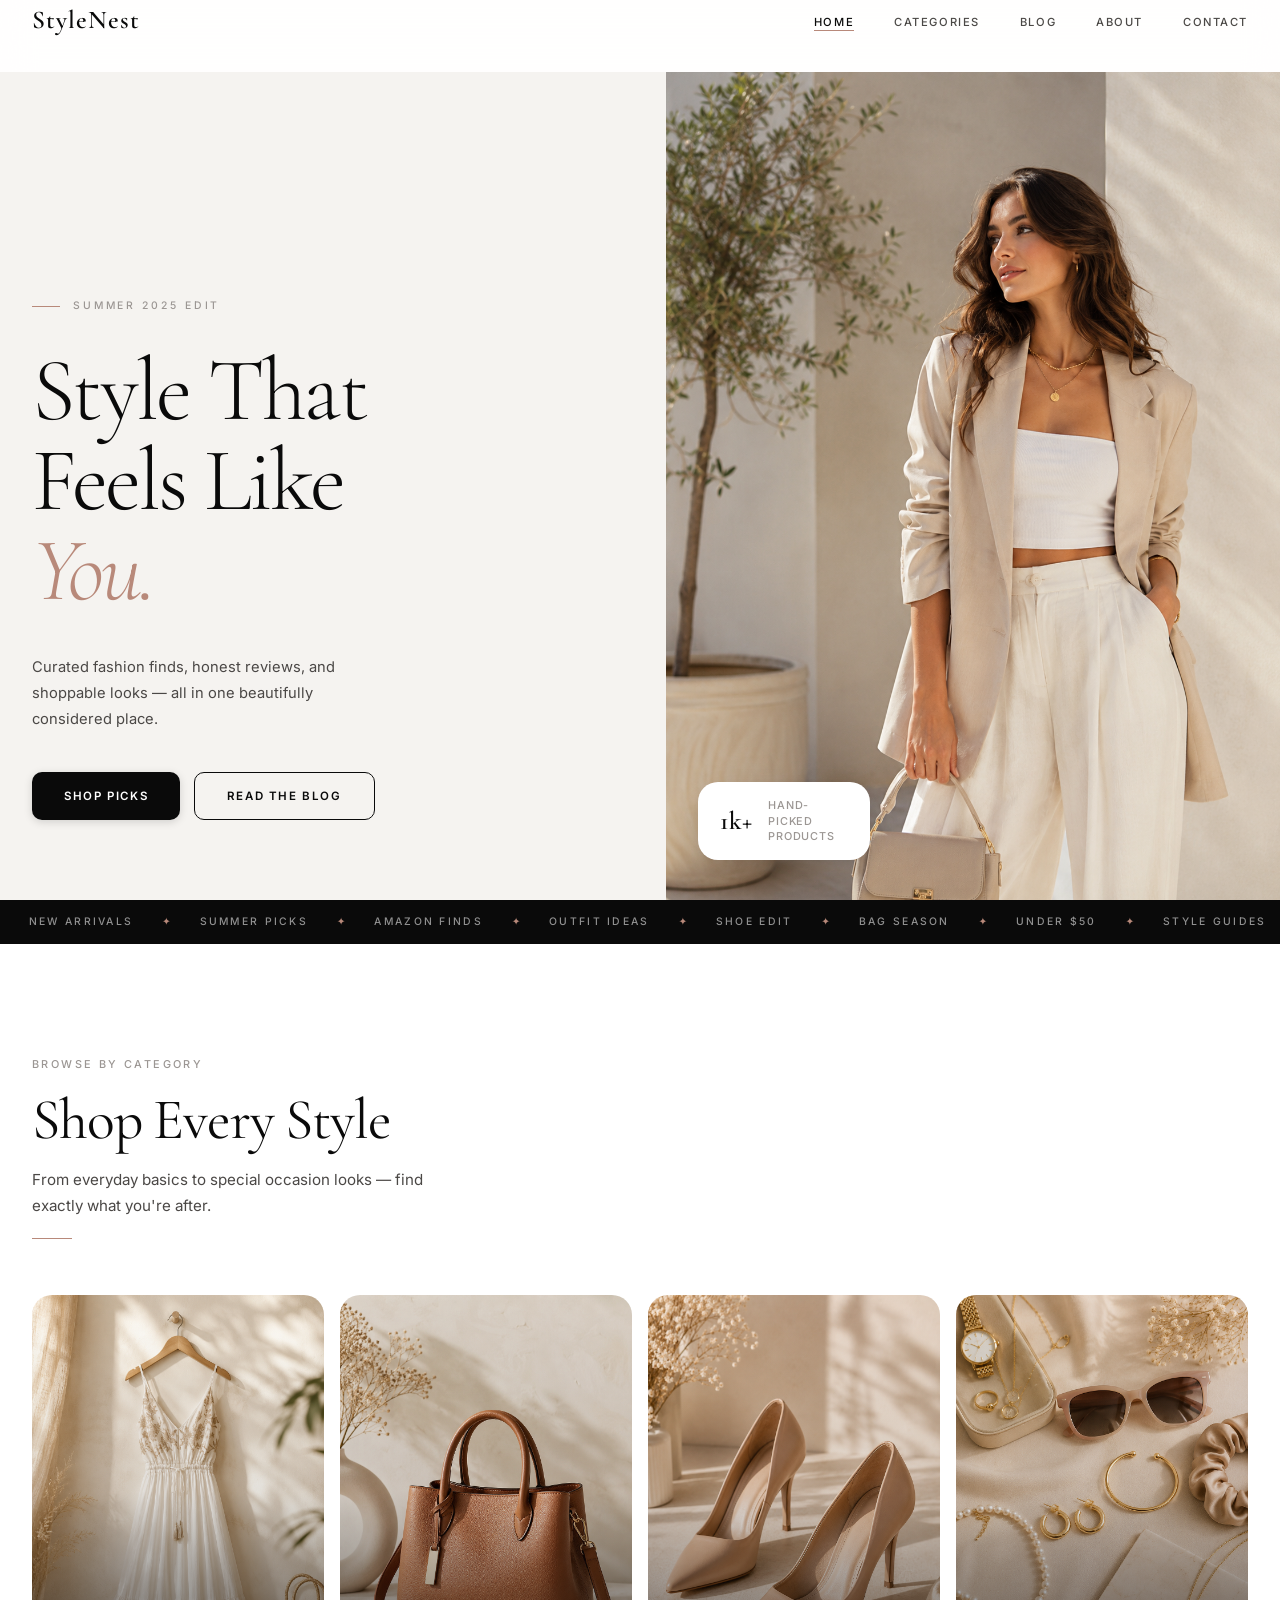
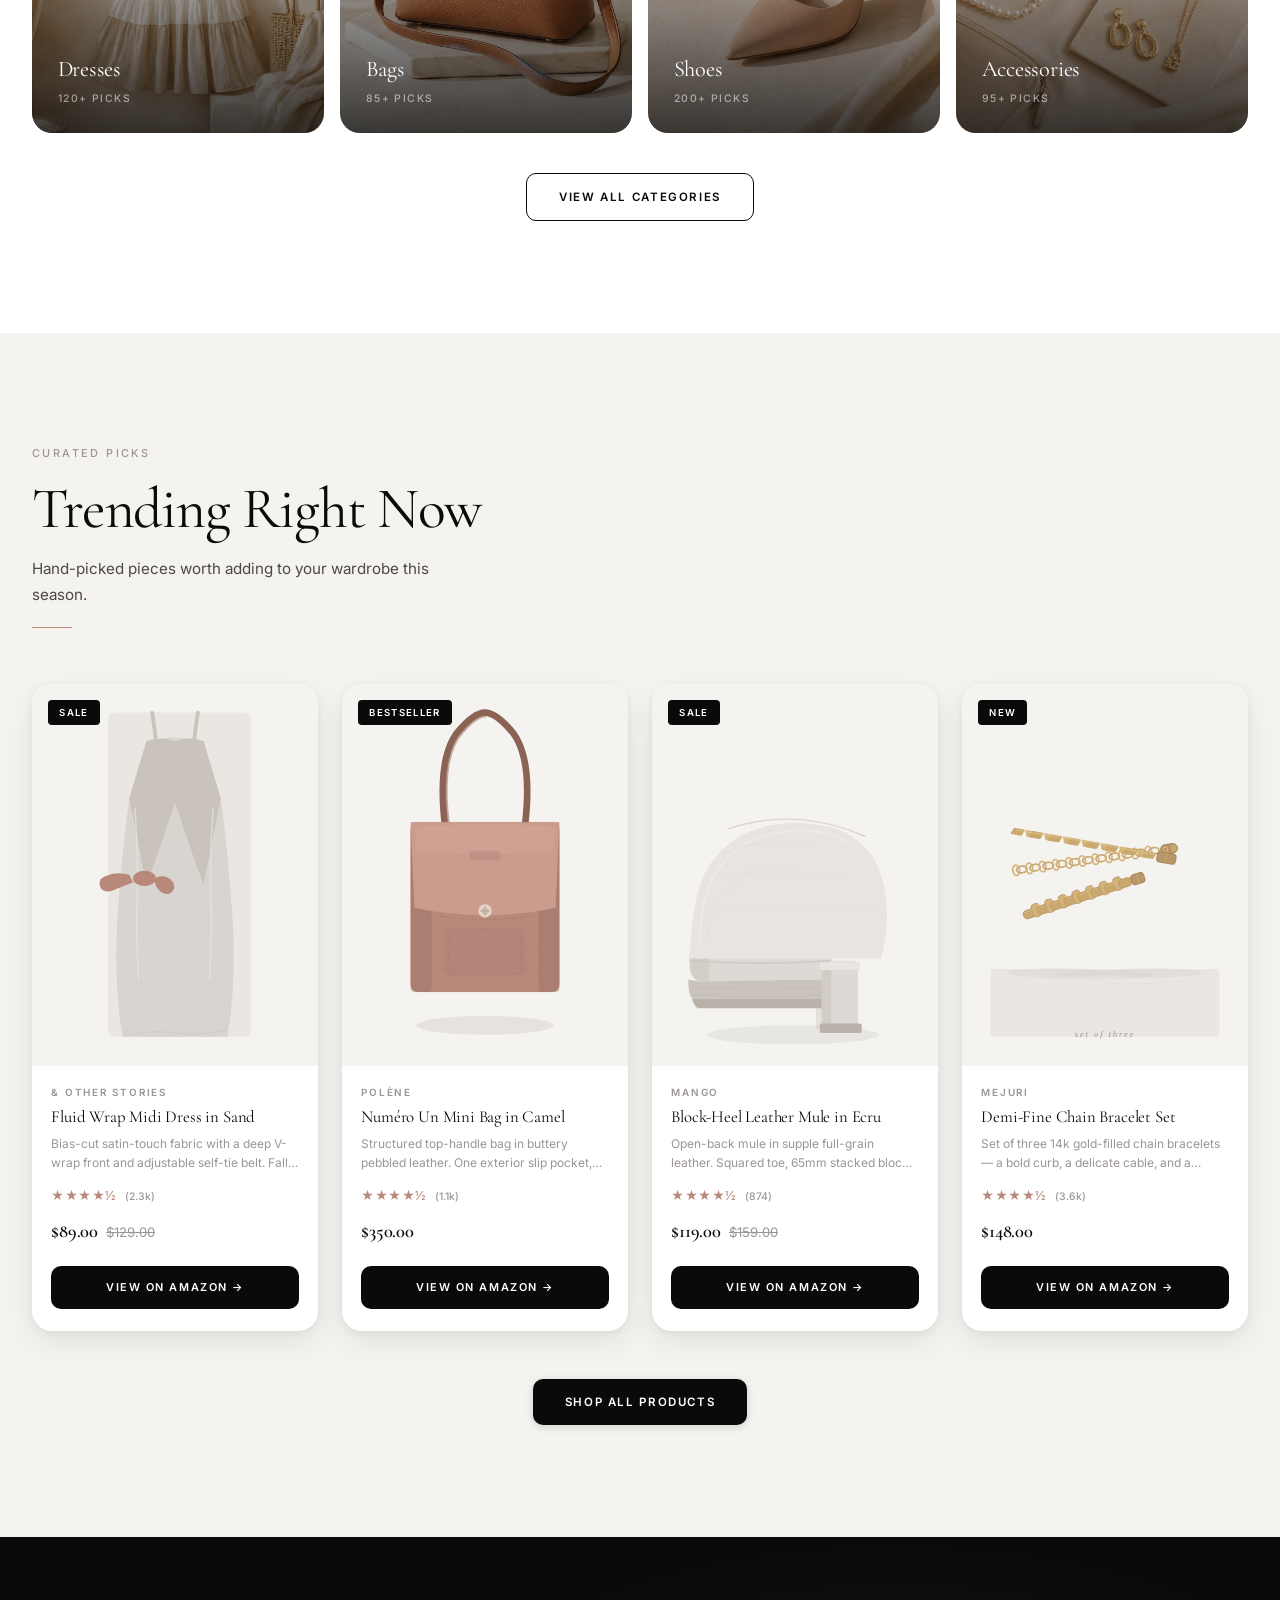
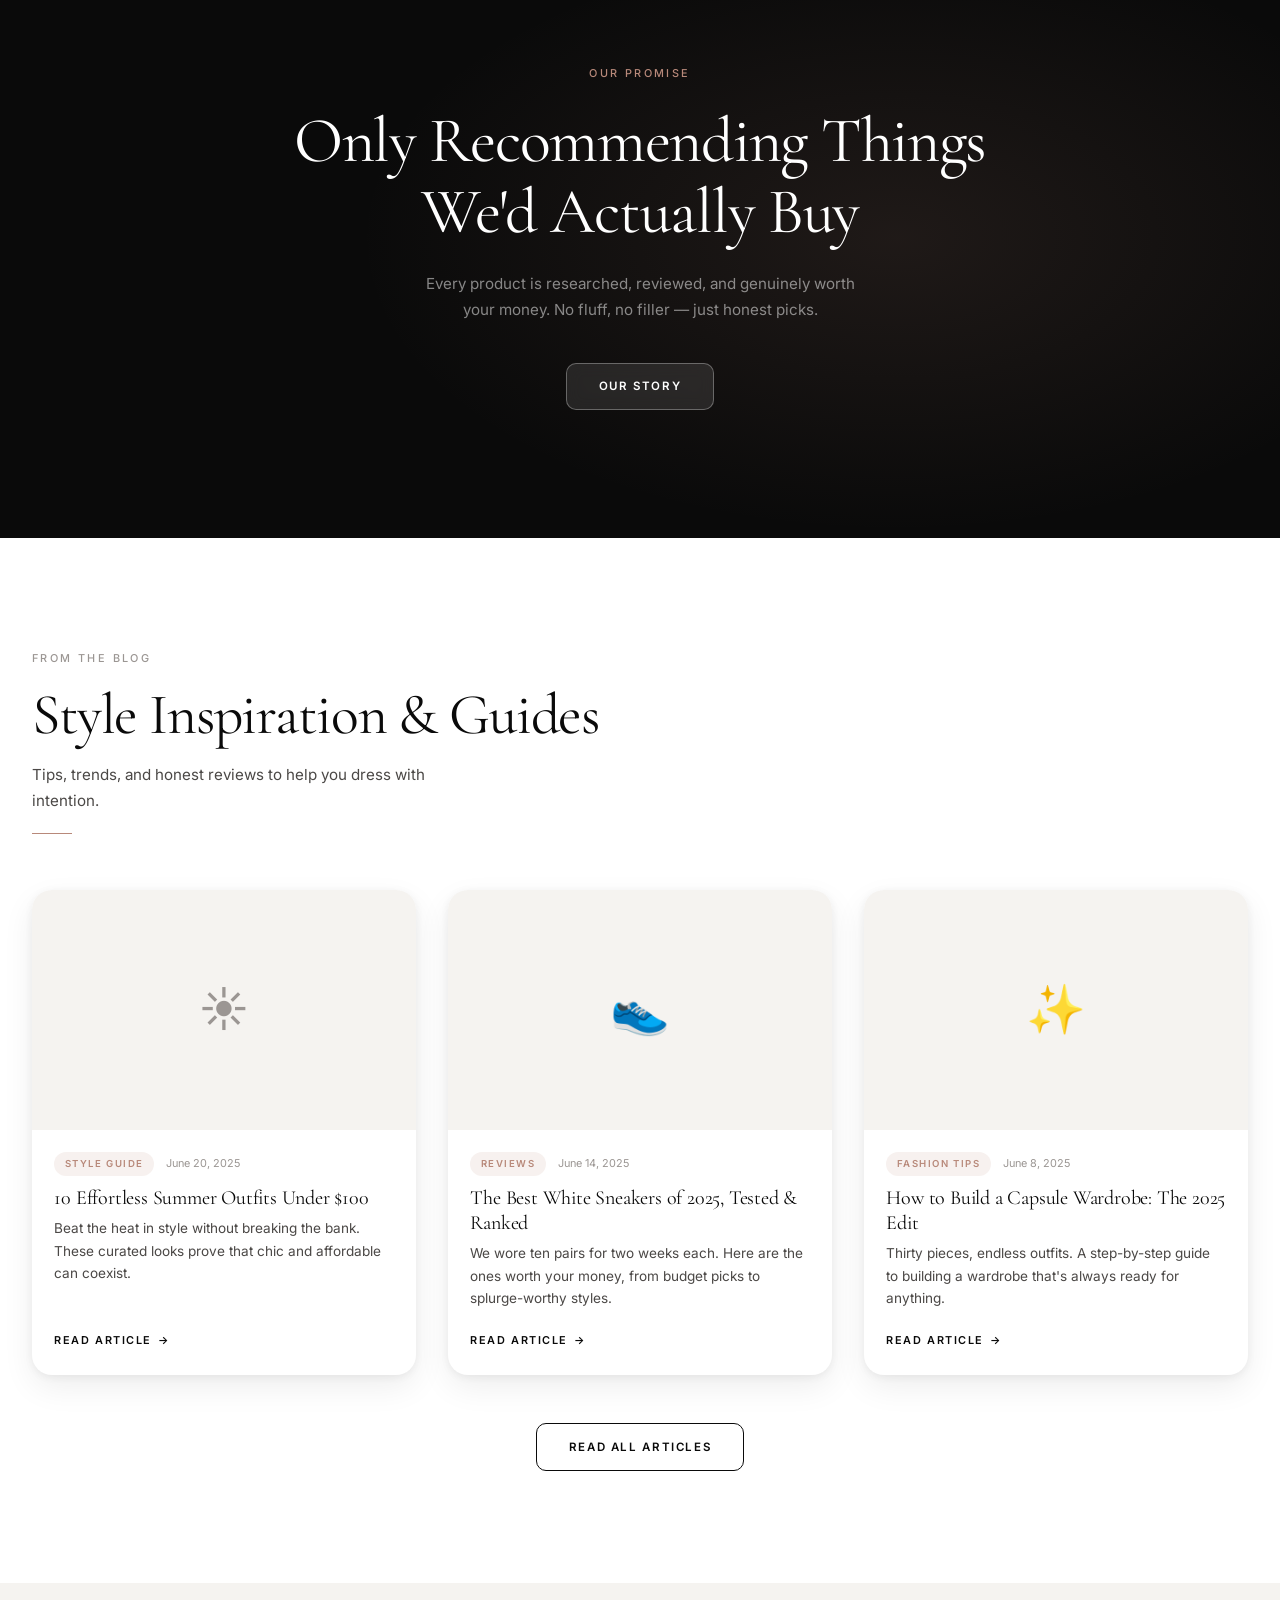
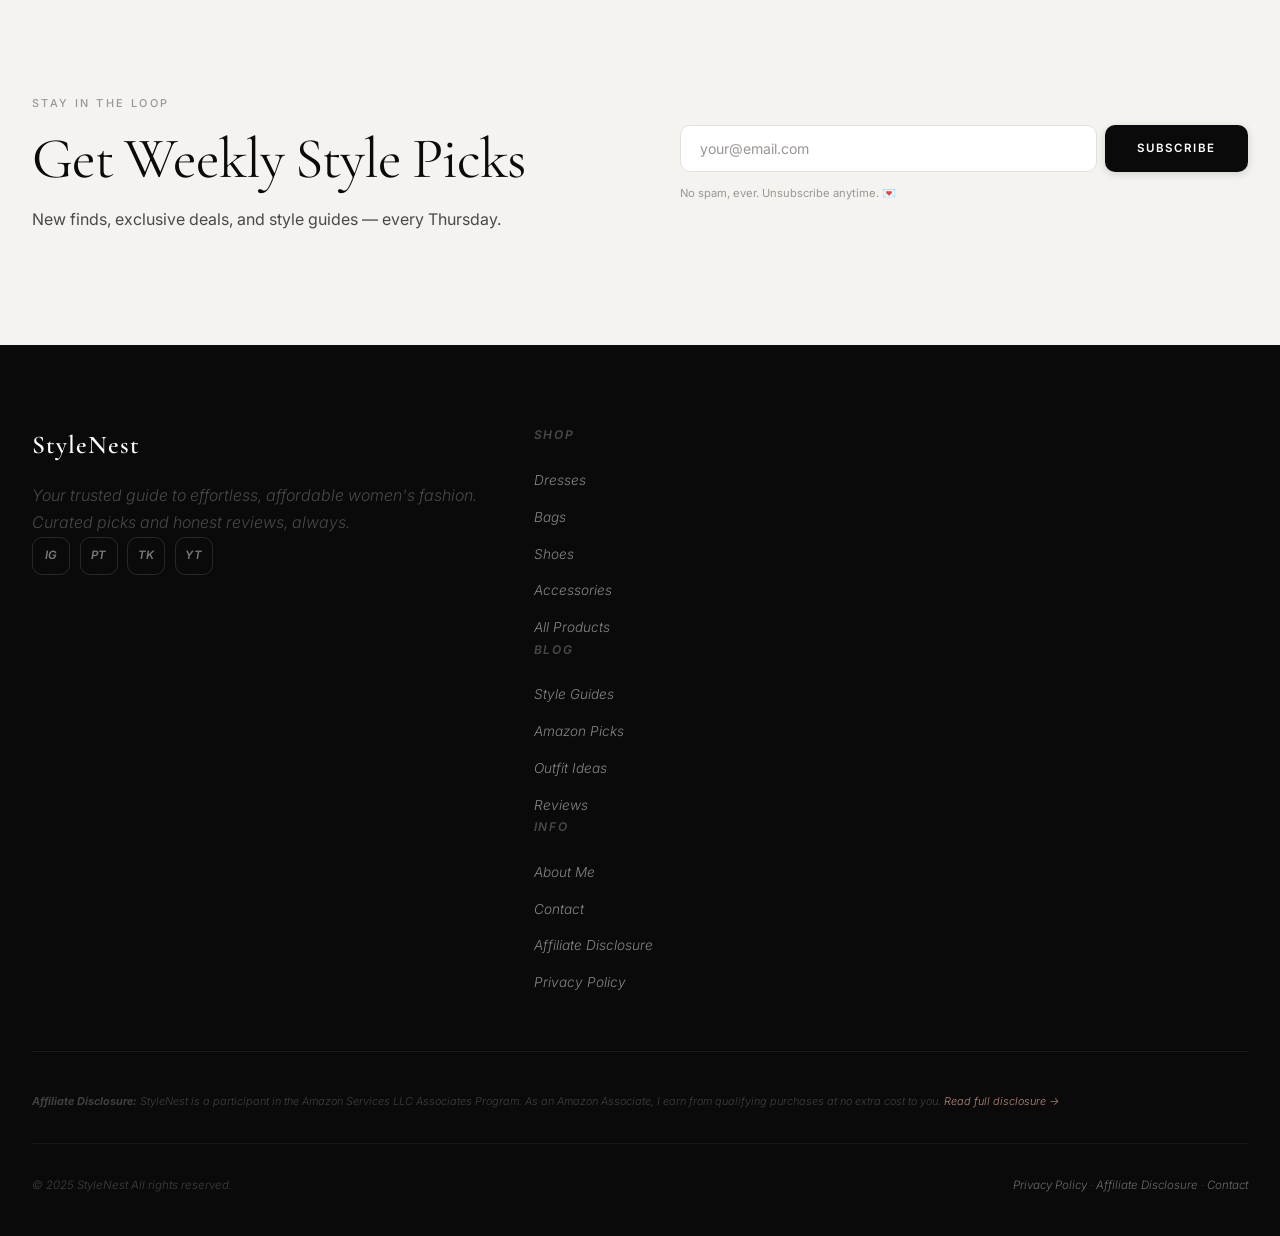
<file: index.html>
<!DOCTYPE html>
<html lang="en">
<head>
  <meta charset="UTF-8">
  <meta name="viewport" content="width=device-width, initial-scale=1.0">
  <title>StyleNest — Women's Fashion Picks & Style Guides</title>
  <meta name="description" content="Discover the best women's fashion finds, honest reviews, and curated Amazon picks. Your go-to guide for effortless, affordable style.">
  <meta name="keywords" content="women's fashion, style guide, Amazon fashion picks, outfit ideas, affordable fashion">
  <meta name="author" content="StyleNest">
  <link rel="canonical" href="https://yourdomain.com/index.html">
  <meta property="og:title" content="StyleNest — Women's Fashion Picks & Style Guides">
  <meta property="og:description" content="Curated fashion finds and honest reviews to make getting dressed effortless.">
  <meta property="og:type" content="website">
  <meta property="og:url" content="https://yourdomain.com">
  <meta property="og:image" content="https://yourdomain.com/images/og-image.jpg">
  <link rel="preconnect" href="https://fonts.googleapis.com">
  <link rel="preconnect" href="https://fonts.gstatic.com" crossorigin>
  <link href="https://fonts.googleapis.com/css2?family=Cormorant+Garamond:ital,wght@0,300;0,400;0,600;1,300;1,400&family=Inter:wght@300;400;500;600&display=swap" rel="stylesheet">
  <link rel="stylesheet" href="css/style.css">

<meta name="p:domain_verify" content="65c8466913f3f6f4c13b16059ec044c3" />

</head>
<body data-page="home">

  <!-- NAV -->
  <nav class="nav" aria-label="Main navigation">
    <div class="container">
      <div class="nav__inner">
        <a class="nav__logo" href="index.html"><span>Style</span>Nest</a>
        <ul class="nav__links" role="list">
          <li><a href="index.html">Home</a></li>
          <li><a href="categories.html">Categories</a></li>
          <li><a href="blog.html">Blog</a></li>
          <li><a href="about.html">About</a></li>
          <li><a href="contact.html">Contact</a></li>
        </ul>
        <button class="nav__toggle" aria-label="Toggle menu" aria-expanded="false">
          <span></span><span></span><span></span>
        </button>
      </div>
    </div>
  </nav>

  <main>

    <!-- HERO -->
    <section class="hero" aria-label="Hero banner">
      <div class="hero__text-col">
        <span class="hero__season">Summer 2025 Edit</span>
        <h1 class="hero__headline">Style That<br>Feels Like<br><em>You.</em></h1>
        <p class="hero__sub">Curated fashion finds, honest reviews, and shoppable looks — all in one beautifully considered place.</p>
        <div class="hero__actions">
          <a href="categories.html" class="btn btn--primary">Shop Picks</a>
          <a href="blog.html" class="btn btn--outline">Read the Blog</a>
        </div>
      </div>

      <div class="hero__visual-col">
        <!--
          ★ TO ADD YOUR HERO IMAGE: replace the placeholder div below with:
          <img class="hero__img" src="images/hero.jpg" alt="A woman in a stylish summer outfit">
        -->
        <img class="hero__img" src="images/hero.png" alt="A woman in a stylish summer outfit">

        <div class="hero__chip">
          <span class="hero__chip-num">1k+</span>
          <span class="hero__chip-label">Hand-picked products</span>
        </div>
      </div>
    </section>

    <!-- MARQUEE -->
    <div class="marquee-strip" aria-hidden="true">
      <div class="marquee-track">
        <span>New Arrivals</span><span class="dot">✦</span>
        <span>Summer Picks</span><span class="dot">✦</span>
        <span>Amazon Finds</span><span class="dot">✦</span>
        <span>Outfit Ideas</span><span class="dot">✦</span>
        <span>Shoe Edit</span><span class="dot">✦</span>
        <span>Bag Season</span><span class="dot">✦</span>
        <span>Under $50</span><span class="dot">✦</span>
        <span>Style Guides</span><span class="dot">✦</span>
        <span>New Arrivals</span><span class="dot">✦</span>
        <span>Summer Picks</span><span class="dot">✦</span>
        <span>Amazon Finds</span><span class="dot">✦</span>
        <span>Outfit Ideas</span><span class="dot">✦</span>
        <span>Shoe Edit</span><span class="dot">✦</span>
        <span>Bag Season</span><span class="dot">✦</span>
        <span>Under $50</span><span class="dot">✦</span>
        <span>Style Guides</span><span class="dot">✦</span>
      </div>
    </div>

    <!-- CATEGORIES -->
    <section class="section" aria-labelledby="categories-heading">
      <div class="container">
        <div class="section-header reveal">
          <span class="eyebrow">Browse by Category</span>
          <h2 id="categories-heading">Shop Every Style</h2>
          <p>From everyday basics to special occasion looks — find exactly what you're after.</p>
          <span class="section-header__line"></span>
        </div>

        <div class="categories__grid">
          <a href="categories.html?cat=dresses" class="cat-card reveal reveal-delay-1">
            <img src="images/dress.png" alt="Women's Dresses" class="category-image">
            <div class="cat-card__overlay">
              <div>
                <span class="cat-card__label">Dresses</span>
                <span class="cat-card__count">120+ Picks</span>
              </div>
            </div>
            <span class="cat-card__arrow">→</span>
          </a>
          <a href="categories.html?cat=bags" class="cat-card reveal reveal-delay-2">
            <img src="images/bag.png" alt="Women's Bags" class="category-image">
            <div class="cat-card__overlay">
              <div>
                <span class="cat-card__label">Bags</span>
                <span class="cat-card__count">85+ Picks</span>
              </div>
            </div>
            <span class="cat-card__arrow">→</span>
          </a>
          <a href="categories.html?cat=shoes" class="cat-card reveal reveal-delay-3">
            <img src="images/shoes.png" alt="Women's Shoes" class="category-image">
            <div class="cat-card__overlay">
              <div>
                <span class="cat-card__label">Shoes</span>
                <span class="cat-card__count">200+ Picks</span>
              </div>
            </div>
            <span class="cat-card__arrow">→</span>
          </a>
          <a href="categories.html?cat=accessories" class="cat-card reveal reveal-delay-4">
            <img src="images/accessories.png" alt="Women's Accessories" class="category-image">
            <div class="cat-card__overlay">
              <div>
                <span class="cat-card__label">Accessories</span>
                <span class="cat-card__count">95+ Picks</span>
              </div>
            </div>
            <span class="cat-card__arrow">→</span>
          </a>
        </div>

        <div class="text-center" style="margin-top:2.5rem;">
          <a href="categories.html" class="btn btn--outline">View All Categories</a>
        </div>
      </div>
    </section>

    <!-- FEATURED PRODUCTS -->
    <section class="section section--stone" aria-labelledby="products-heading">
      <div class="container">
        <div class="section-header reveal">
          <span class="eyebrow">Curated Picks</span>
          <h2 id="products-heading">Trending Right Now</h2>
          <p>Hand-picked pieces worth adding to your wardrobe this season.</p>
          <span class="section-header__line"></span>
        </div>
        <div class="products__grid" id="featured-products" aria-live="polite"></div>
        <div class="text-center" style="margin-top:3rem;">
          <a href="categories.html" class="btn btn--primary">Shop All Products</a>
        </div>
      </div>
    </section>

    <!-- EDITORIAL STRIP -->
    <div class="editorial-strip" aria-labelledby="editorial-heading">
      <div class="editorial-strip__inner reveal">
        <span class="eyebrow">Our Promise</span>
        <h2 id="editorial-heading">Only Recommending Things We'd Actually Buy</h2>
        <p>Every product is researched, reviewed, and genuinely worth your money. No fluff, no filler — just honest picks.</p>
        <a href="about.html" class="btn btn--ghost">Our Story</a>
      </div>
    </div>

    <!-- LATEST BLOG -->
    <section class="section" aria-labelledby="blog-heading">
      <div class="container">
        <div class="section-header reveal">
          <span class="eyebrow">From the Blog</span>
          <h2 id="blog-heading">Style Inspiration & Guides</h2>
          <p>Tips, trends, and honest reviews to help you dress with intention.</p>
          <span class="section-header__line"></span>
        </div>
        <div class="blog__grid" id="homepage-blog" aria-live="polite"></div>
        <div class="text-center" style="margin-top:3rem;">
          <a href="blog.html" class="btn btn--outline">Read All Articles</a>
        </div>
      </div>
    </section>

    <!-- NEWSLETTER -->
    <section class="section newsletter" aria-labelledby="newsletter-heading">
      <div class="container">
        <div class="newsletter__inner">
          <div class="reveal">
            <span class="eyebrow" style="display:block;margin-bottom:1rem;">Stay in the Loop</span>
            <h2 id="newsletter-heading">Get Weekly Style Picks</h2>
            <p style="margin-top:1rem;">New finds, exclusive deals, and style guides — every Thursday.</p>
          </div>
          <div class="reveal reveal-delay-2">
            <form class="newsletter__form" novalidate>
              <div class="newsletter__row">
                <input class="newsletter__input" type="email" placeholder="your@email.com" required aria-label="Email address">
                <button type="submit" class="btn btn--primary">Subscribe</button>
              </div>
              <p class="newsletter__note">No spam, ever. Unsubscribe anytime. 💌</p>
            </form>
          </div>
        </div>
      </div>
    </section>

  </main>

  <!-- FOOTER -->
  <footer class="footer">
    <div class="container">
      <div class="footer__grid">
        <div class="footer__brand">
          <a class="nav__logo" href="index.html">StyleNest <em style="font-style:italic;color:var(--accent);font-weight:300"></a>
          <p>Your trusted guide to effortless, affordable women's fashion. Curated picks and honest reviews, always.</p>
          <div class="footer__social">
            <a href="#" aria-label="Instagram">IG</a>
            <a href="#" aria-label="Pinterest">PT</a>
            <a href="#" aria-label="TikTok">TK</a>
            <a href="#" aria-label="YouTube">YT</a>
          </div>
        </div>
        <div class="footer__col">
          <h4>Shop</h4>
          <ul>
            <li><a href="categories.html?cat=dresses">Dresses</a></li>
            <li><a href="categories.html?cat=bags">Bags</a></li>
            <li><a href="categories.html?cat=shoes">Shoes</a></li>
            <li><a href="categories.html?cat=accessories">Accessories</a></li>
            <li><a href="categories.html">All Products</a></li>
          </ul>
        </div>
        <div class="footer__col">
          <h4>Blog</h4>
          <ul>
            <li><a href="blog.html">Style Guides</a></li>
            <li><a href="blog.html">Amazon Picks</a></li>
            <li><a href="blog.html">Outfit Ideas</a></li>
            <li><a href="blog.html">Reviews</a></li>
          </ul>
        </div>
        <div class="footer__col">
          <h4>Info</h4>
          <ul>
            <li><a href="about.html">About Me</a></li>
            <li><a href="contact.html">Contact</a></li>
            <li><a href="affiliate-disclosure.html">Affiliate Disclosure</a></li>
            <li><a href="privacy-policy.html">Privacy Policy</a></li>
          </ul>
        </div>
      </div>
      <div class="footer__disclosure">
        <strong>Affiliate Disclosure:</strong> StyleNest is a participant in the Amazon Services LLC Associates Program. As an Amazon Associate, I earn from qualifying purchases at no extra cost to you.
        <a href="affiliate-disclosure.html">Read full disclosure →</a>
      </div>
      <div class="footer__bottom">
        <p>© 2025 StyleNest All rights reserved.</p>
        <p>
          <a href="privacy-policy.html">Privacy Policy</a> ·
          <a href="affiliate-disclosure.html">Affiliate Disclosure</a> ·
          <a href="contact.html">Contact</a>
        </p>
      </div>
    </div>
  </footer>

  <button class="scroll-top" aria-label="Scroll to top">↑</button>
  <script src="js/main.js"></script>
</body>
</html>
</file>
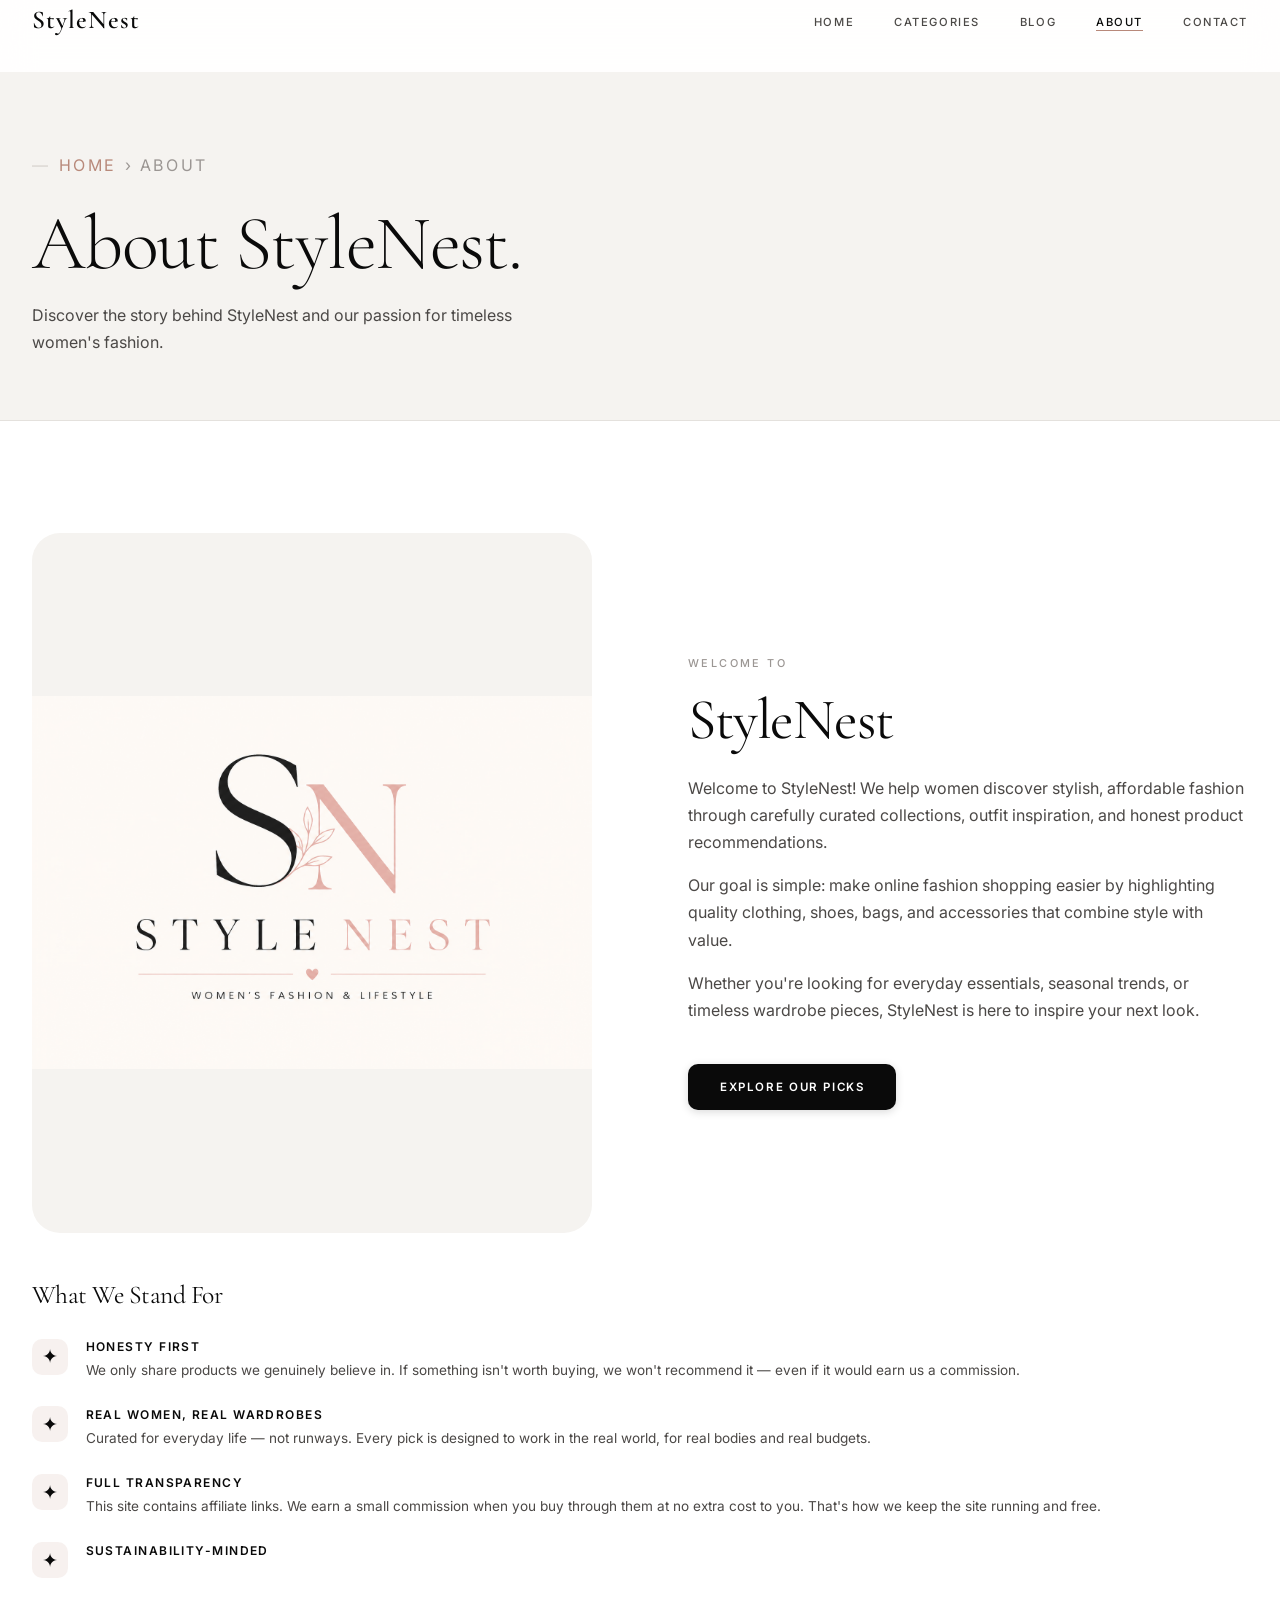
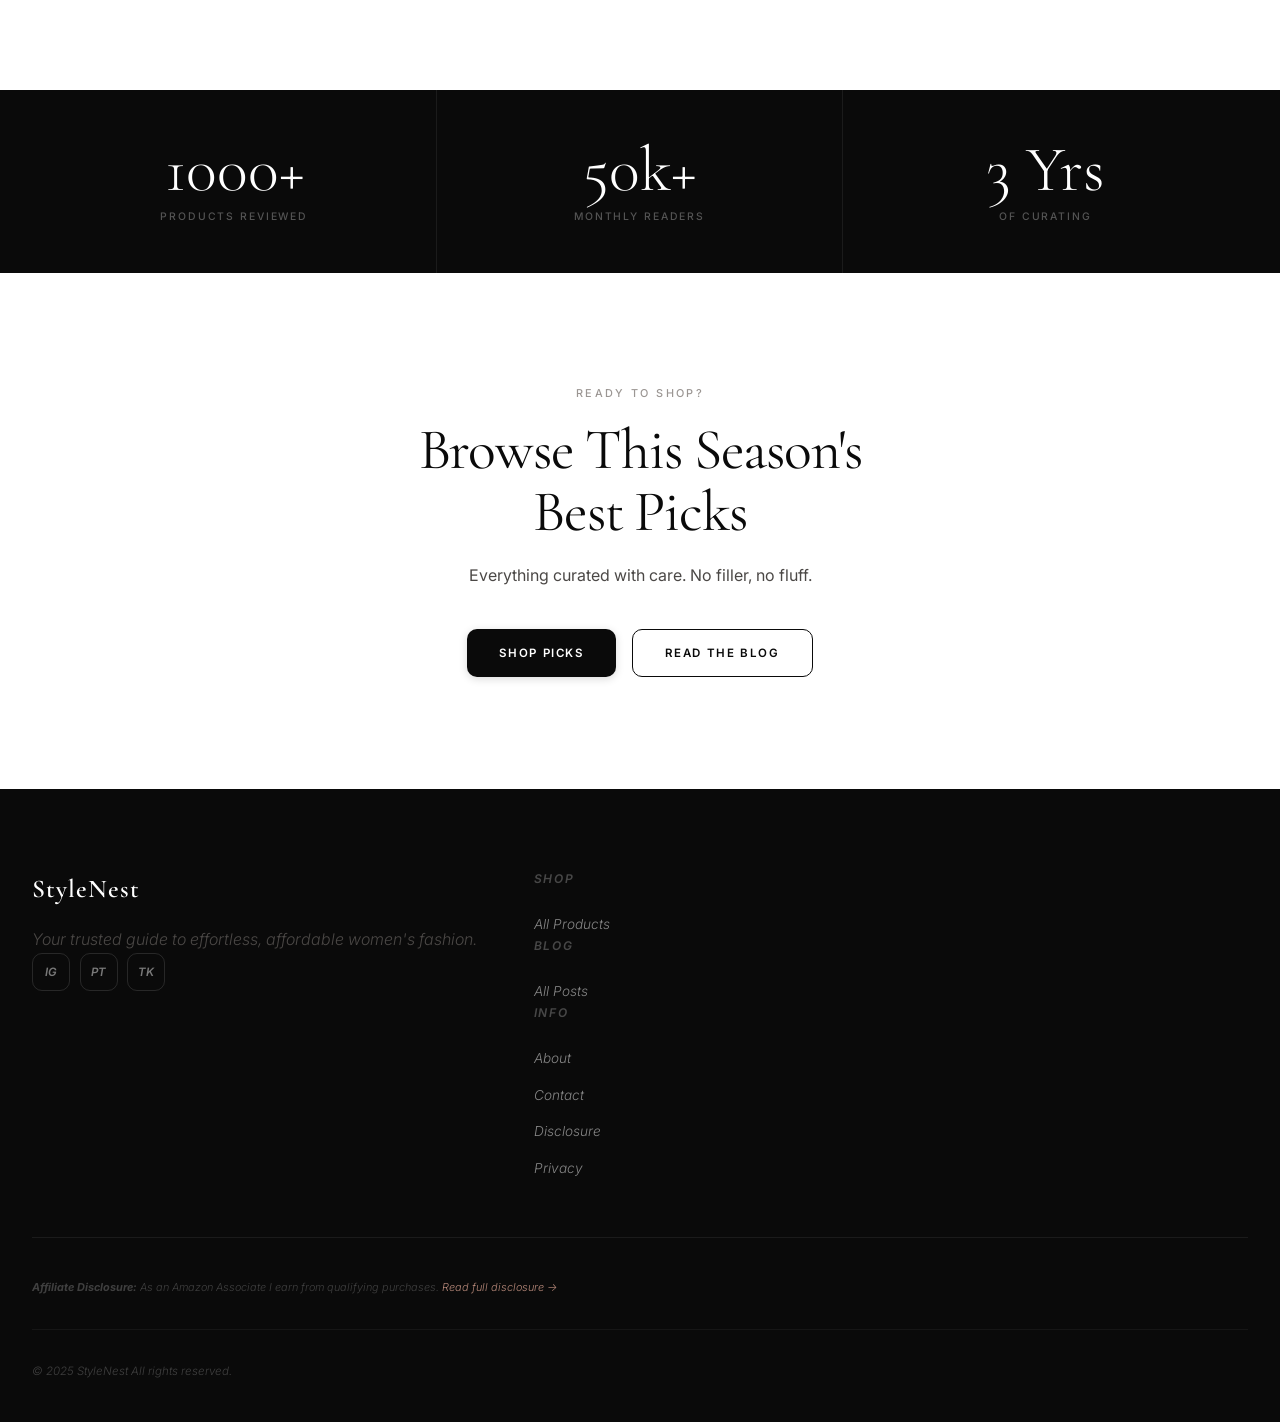
<file: about.html>
<!DOCTYPE html>
<html lang="en">
<head>
  <meta charset="UTF-8">
  <meta name="viewport" content="width=device-width, initial-scale=1.0">
  <title>About — StyleNest Fashion Blog</title>
  <meta name="description" content="Meet the person behind StyleNest — a fashion-obsessed introvert sharing honest picks and style inspiration for real women.">
  <link rel="canonical" href="https://yourdomain.com/about.html">
  <link rel="preconnect" href="https://fonts.googleapis.com">
  <link rel="preconnect" href="https://fonts.gstatic.com" crossorigin>
  <link href="https://fonts.googleapis.com/css2?family=Cormorant+Garamond:ital,wght@0,300;0,400;0,600;1,300;1,400&family=Inter:wght@300;400;500;600&display=swap" rel="stylesheet">
  <link rel="stylesheet" href="css/style.css">
</head>
<body data-page="about">

  <nav class="nav">
    <div class="container">
      <div class="nav__inner">
        <a class="nav__logo" href="index.html"><span>Style</span>Nest</a>
        <ul class="nav__links">
          <li><a href="index.html">Home</a></li>
          <li><a href="categories.html">Categories</a></li>
          <li><a href="blog.html">Blog</a></li>
          <li><a href="about.html">About</a></li>
          <li><a href="contact.html">Contact</a></li>
        </ul>
        <button class="nav__toggle" aria-label="Toggle menu" aria-expanded="false">
          <span></span><span></span><span></span>
        </button>
      </div>
    </div>
  </nav>

  <main>

    <div class="page-hero">
      <div class="container">
        <p class="page-hero__breadcrumb"><a href="index.html">Home</a> › About</p>
        <h1>About StyleNest.</h1>
        <p>Discover the story behind StyleNest and our passion for timeless women's fashion.</p>
      </div>
    </div>

    <section class="section">
      <div class="container">
        <div class="about-grid reveal">
          <!--
            ★ TO ADD YOUR PHOTO: replace the emoji div with:
            <img src="images/about-photo.jpg" alt="[Your name]" style="width:100%;height:100%;object-fit:cover;">
          -->
          <div class="about-img-wrap">
    <img src="images/logo.png" alt="StyleNest Logo" style="width:100%;height:100%;object-fit:contain;">
</div>

          <div>
            <span class="eyebrow" style="display:block;margin-bottom:1rem">Welcome to</span>
            <h2 style="margin-bottom:1.5rem">StyleNest</h2>
            <p>Welcome to StyleNest! We help women discover stylish, affordable fashion through carefully curated collections, outfit inspiration, and honest product recommendations.</p>
            <p style="margin-top:1rem">Our goal is simple: make online fashion shopping easier by highlighting quality clothing, shoes, bags, and accessories that combine style with value.</p>
               <p style="margin-top:1rem">Whether you're looking for everyday essentials, seasonal trends, or timeless wardrobe pieces, StyleNest is here to inspire your next look.</p>         <div style="margin-top:2.5rem">
              <a href="contact.html" class="btn btn--primary">Explore Our Picks</a>
            </div>
          </div>
        </div>

        <div class="about-values reveal">
          <h3>What We Stand For</h3>
          <div class="value-list">
            <div class="value-item">
              <span class="value-icon">✦</span>
              <div>
                <h4>Honesty First</h4>
                <p>We only share products we genuinely believe in. If something isn't worth buying, we won't recommend it — even if it would earn us a commission.</p>
              </div>
            </div>
            <div class="value-item">
              <span class="value-icon">✦</span>
              <div>
                <h4>Real Women, Real Wardrobes</h4>
                <p>Curated for everyday life — not runways. Every pick is designed to work in the real world, for real bodies and real budgets.</p>
              </div>
            </div>
            <div class="value-item">
              <span class="value-icon">✦</span>
              <div>
                <h4>Full Transparency</h4>
                <p>This site contains affiliate links. We earn a small commission when you buy through them at no extra cost to you. That's how we keep the site running and free.</p>
              </div>
            </div>
            <div class="value-item">
              <span class="value-icon">✦</span>
              <div>
                <h4>Sustainability-Minded</h4
              </div>
            </div>
          </div>
        </div>
      </div>
    </section>

    <!-- Stats strip -->
    <div class="section--dark">
      <div class="container">
        <div class="stats-strip">
          <div class="stats-strip__item reveal">
            <div class="stats-strip__num">1000+</div>
            <div class="stats-strip__label">Products Reviewed</div>
          </div>
          <div class="stats-strip__item reveal reveal-delay-2">
            <div class="stats-strip__num">50k+</div>
            <div class="stats-strip__label">Monthly Readers</div>
          </div>
          <div class="stats-strip__item reveal reveal-delay-3">
            <div class="stats-strip__num">3 Yrs</div>
            <div class="stats-strip__label">Of Curating</div>
          </div>
        </div>
      </div>
    </div>

    <!-- CTA -->
    <section class="section text-center">
      <div class="container">
        <span class="eyebrow" style="display:block;margin-bottom:1rem">Ready to Shop?</span>
        <h2 style="max-width:520px;margin:0 auto 1.2rem">Browse This Season's Best Picks</h2>
        <p style="max-width:400px;margin:0 auto 2.5rem">Everything curated with care. No filler, no fluff.</p>
        <div style="display:flex;gap:1rem;justify-content:center;flex-wrap:wrap">
          <a href="categories.html" class="btn btn--primary">Shop Picks</a>
          <a href="blog.html" class="btn btn--outline">Read the Blog</a>
        </div>
      </div>
    </section>

  </main>

  <footer class="footer">
    <div class="container">
      <div class="footer__grid">
        <div class="footer__brand">
          <a class="nav__logo" href="index.html">StyleNest <em style="font-style:italic;color:var(--accent);font-weight:300"></a>
          <p>Your trusted guide to effortless, affordable women's fashion.</p>
          <div class="footer__social">
            <a href="#" aria-label="Instagram">IG</a>
            <a href="#" aria-label="Pinterest">PT</a>
            <a href="#" aria-label="TikTok">TK</a>
          </div>
        </div>
        <div class="footer__col"><h4>Shop</h4><ul>
          <li><a href="categories.html">All Products</a></li>
        </ul></div>
        <div class="footer__col"><h4>Blog</h4><ul>
          <li><a href="blog.html">All Posts</a></li>
        </ul></div>
        <div class="footer__col"><h4>Info</h4><ul>
          <li><a href="about.html">About</a></li>
          <li><a href="contact.html">Contact</a></li>
          <li><a href="affiliate-disclosure.html">Disclosure</a></li>
          <li><a href="privacy-policy.html">Privacy</a></li>
        </ul></div>
      </div>
      <div class="footer__disclosure">
        <strong>Affiliate Disclosure:</strong> As an Amazon Associate I earn from qualifying purchases.
        <a href="affiliate-disclosure.html">Read full disclosure →</a>
      </div>
      <div class="footer__bottom">
        <p>© 2025 StyleNest All rights reserved.</p>
      </div>
    </div>
  </footer>

  <button class="scroll-top" aria-label="Scroll to top">↑</button>
  <script src="js/main.js"></script>
</body>
</html>
</file>
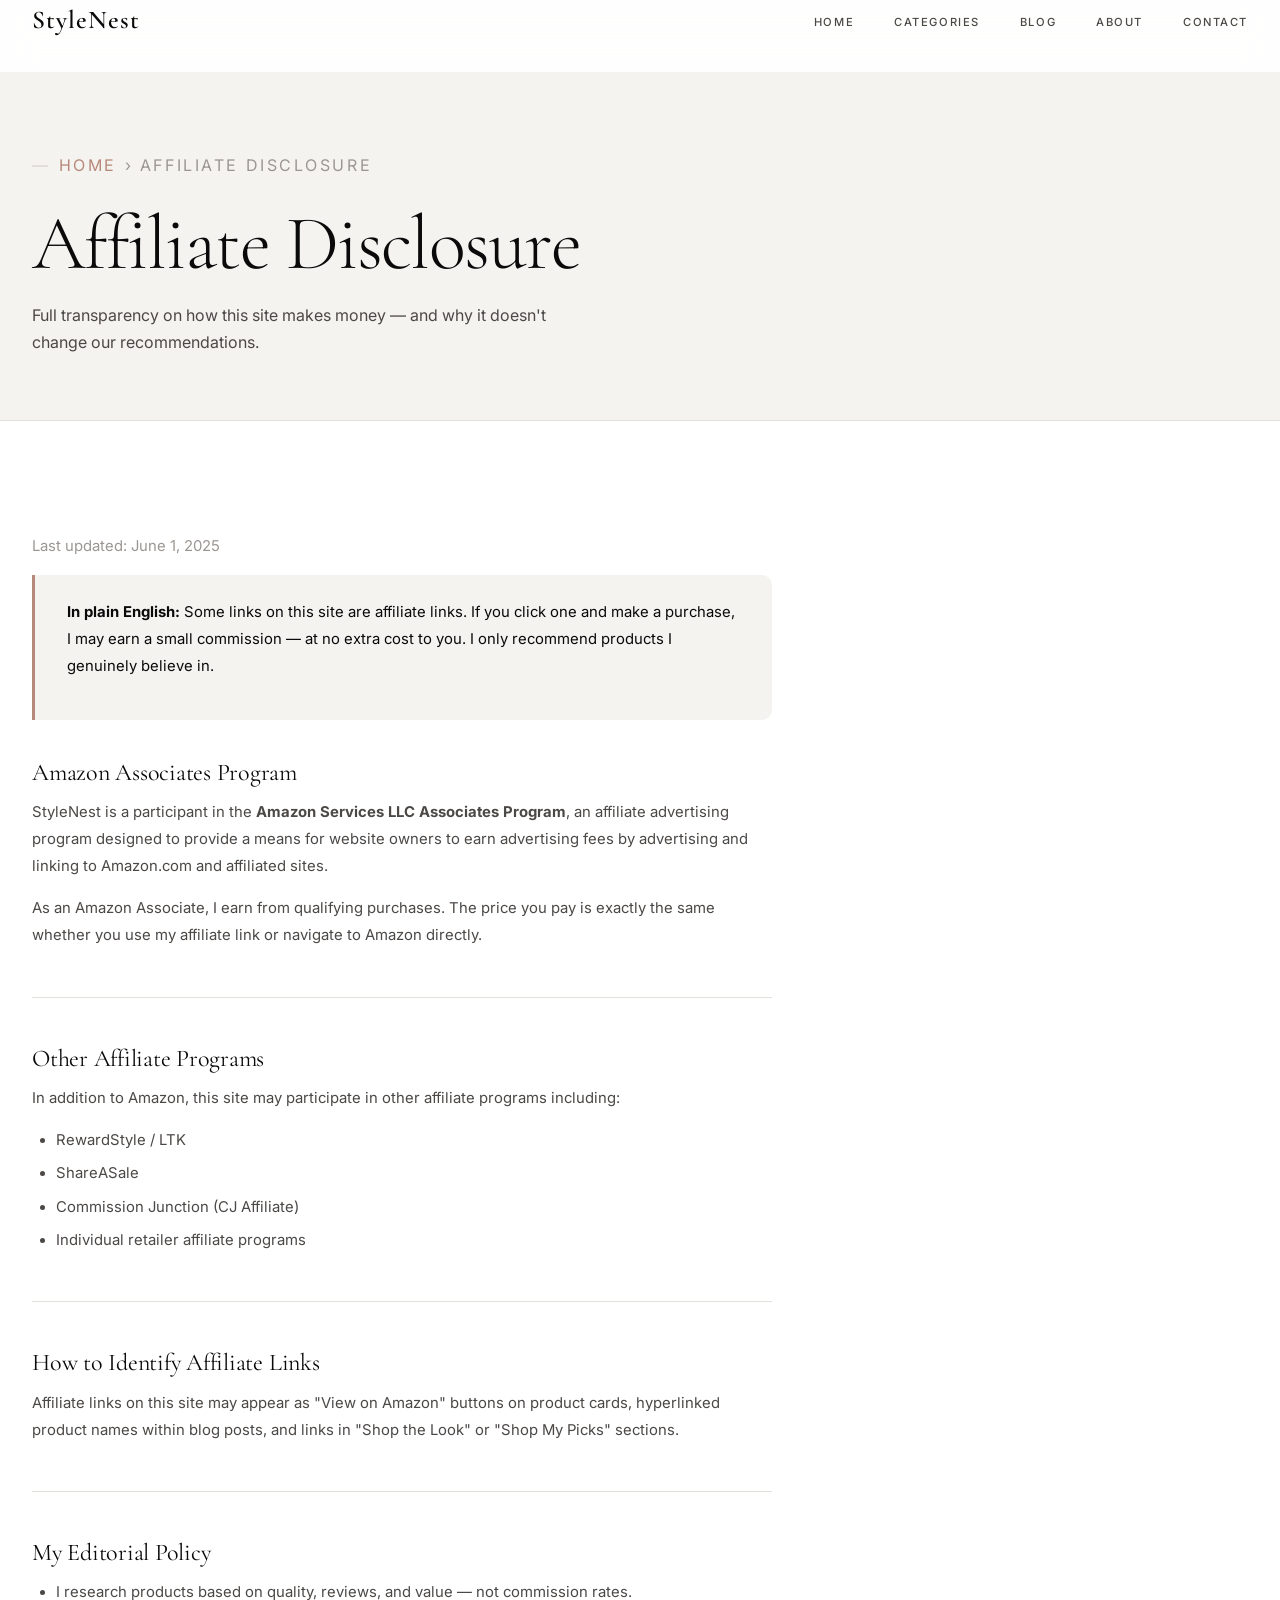
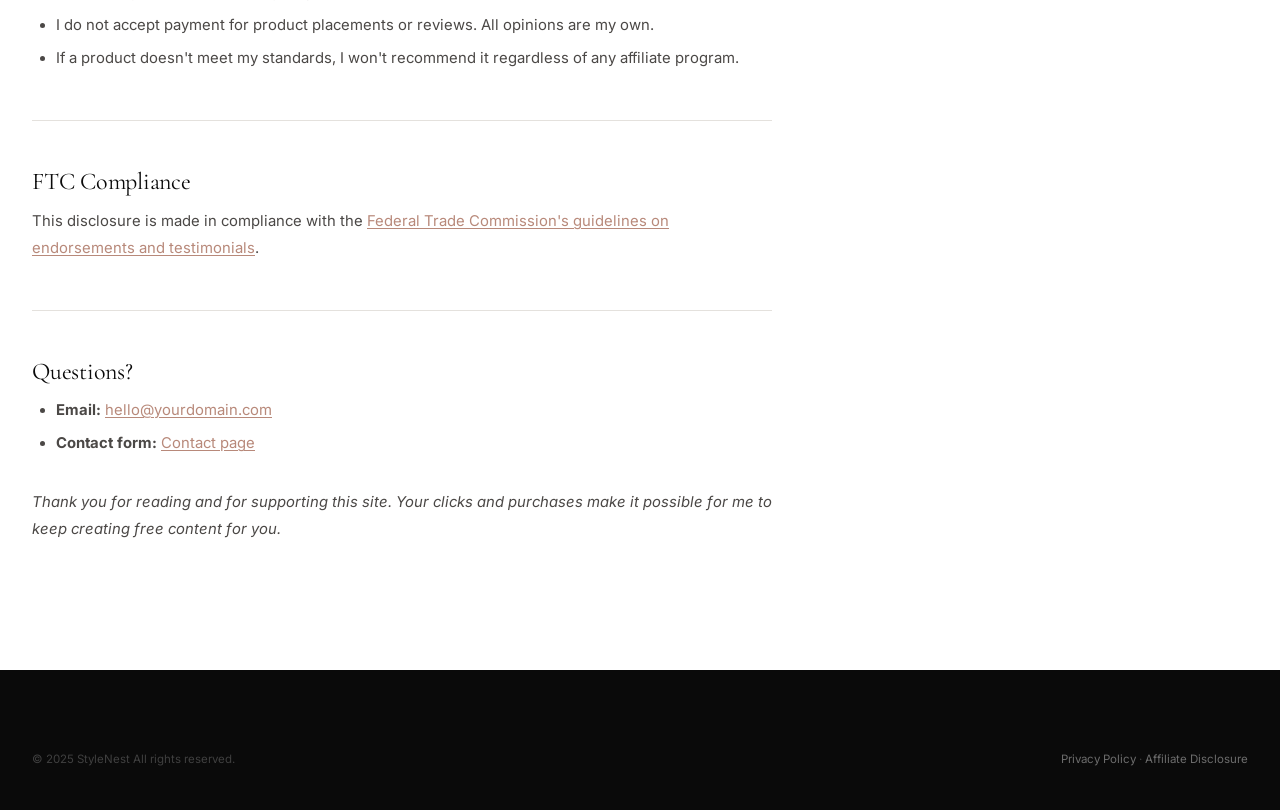
<file: affiliate-disclosure.html>
<!DOCTYPE html>
<html lang="en">
<head>
  <meta charset="UTF-8">
  <meta name="viewport" content="width=device-width, initial-scale=1.0">
  <title>Affiliate Disclosure — StyleNest</title>
  <meta name="description" content="StyleNest affiliate disclosure — how we earn commissions and our commitment to honest, unbiased recommendations.">
  <link rel="canonical" href="https://yourdomain.com/affiliate-disclosure.html">
  <link rel="preconnect" href="https://fonts.googleapis.com">
  <link rel="preconnect" href="https://fonts.gstatic.com" crossorigin>
  <link href="https://fonts.googleapis.com/css2?family=Cormorant+Garamond:ital,wght@0,300;0,400;0,600;1,300;1,400&family=Inter:wght@300;400;500;600&display=swap" rel="stylesheet">
  <link rel="stylesheet" href="css/style.css">
</head>
<body data-page="legal">

  <nav class="nav">
    <div class="container">
      <div class="nav__inner">
        <a class="nav__logo" href="index.html"><span>Style</span>Nest</a>
        <ul class="nav__links">
          <li><a href="index.html">Home</a></li>
          <li><a href="categories.html">Categories</a></li>
          <li><a href="blog.html">Blog</a></li>
          <li><a href="about.html">About</a></li>
          <li><a href="contact.html">Contact</a></li>
        </ul>
        <button class="nav__toggle" aria-label="Toggle menu" aria-expanded="false">
          <span></span><span></span><span></span>
        </button>
      </div>
    </div>
  </nav>

  <main>
    <div class="page-hero">
      <div class="container">
        <p class="page-hero__breadcrumb"><a href="index.html">Home</a> › Affiliate Disclosure</p>
        <h1>Affiliate Disclosure</h1>
        <p>Full transparency on how this site makes money — and why it doesn't change our recommendations.</p>
      </div>
    </div>

    <section class="section">
      <div class="container">
        <div class="legal-content">
          <p class="legal-last-updated">Last updated: June 1, 2025</p>

          <div style="background:var(--stone);border-left:3px solid var(--accent);padding:1.5rem 2rem;margin-bottom:2.5rem;border-radius:0 var(--radius-sm) var(--radius-sm) 0">
            <p style="color:var(--text-primary)"><strong>In plain English:</strong> Some links on this site are affiliate links. If you click one and make a purchase, I may earn a small commission — at no extra cost to you. I only recommend products I genuinely believe in.</p>
          </div>

          <h2>Amazon Associates Program</h2>
          <p>StyleNest is a participant in the <strong>Amazon Services LLC Associates Program</strong>, an affiliate advertising program designed to provide a means for website owners to earn advertising fees by advertising and linking to Amazon.com and affiliated sites.</p>
          <p>As an Amazon Associate, I earn from qualifying purchases. The price you pay is exactly the same whether you use my affiliate link or navigate to Amazon directly.</p>

          <h2>Other Affiliate Programs</h2>
          <p>In addition to Amazon, this site may participate in other affiliate programs including:</p>
          <ul>
            <li>RewardStyle / LTK</li>
            <li>ShareASale</li>
            <li>Commission Junction (CJ Affiliate)</li>
            <li>Individual retailer affiliate programs</li>
          </ul>

          <h2>How to Identify Affiliate Links</h2>
          <p>Affiliate links on this site may appear as "View on Amazon" buttons on product cards, hyperlinked product names within blog posts, and links in "Shop the Look" or "Shop My Picks" sections.</p>

          <h2>My Editorial Policy</h2>
          <ul>
            <li>I research products based on quality, reviews, and value — not commission rates.</li>
            <li>I do not accept payment for product placements or reviews. All opinions are my own.</li>
            <li>If a product doesn't meet my standards, I won't recommend it regardless of any affiliate program.</li>
          </ul>

          <h2>FTC Compliance</h2>
          <p>This disclosure is made in compliance with the <a href="https://www.ftc.gov/business-guidance/resources/ftcs-endorsement-guides-what-people-are-asking" target="_blank" rel="noopener">Federal Trade Commission's guidelines on endorsements and testimonials</a>.</p>

          <h2>Questions?</h2>
          <ul>
            <li><strong>Email:</strong> <a href="mailto:hello@yourdomain.com">hello@yourdomain.com</a></li>
            <li><strong>Contact form:</strong> <a href="contact.html">Contact page</a></li>
          </ul>
          <p style="margin-top:2rem"><em>Thank you for reading and for supporting this site. Your clicks and purchases make it possible for me to keep creating free content for you.</em></p>
        </div>
      </div>
    </section>
  </main>

  <footer class="footer">
    <div class="container">
      <div class="footer__bottom" style="border-top:none;padding-top:0">
        <p>© 2025 StyleNest All rights reserved.</p>
        <p><a href="privacy-policy.html">Privacy Policy</a> · <a href="affiliate-disclosure.html">Affiliate Disclosure</a></p>
      </div>
    </div>
  </footer>

  <button class="scroll-top" aria-label="Scroll to top">↑</button>
  <script src="js/main.js"></script>
</body>
</html>
</file>
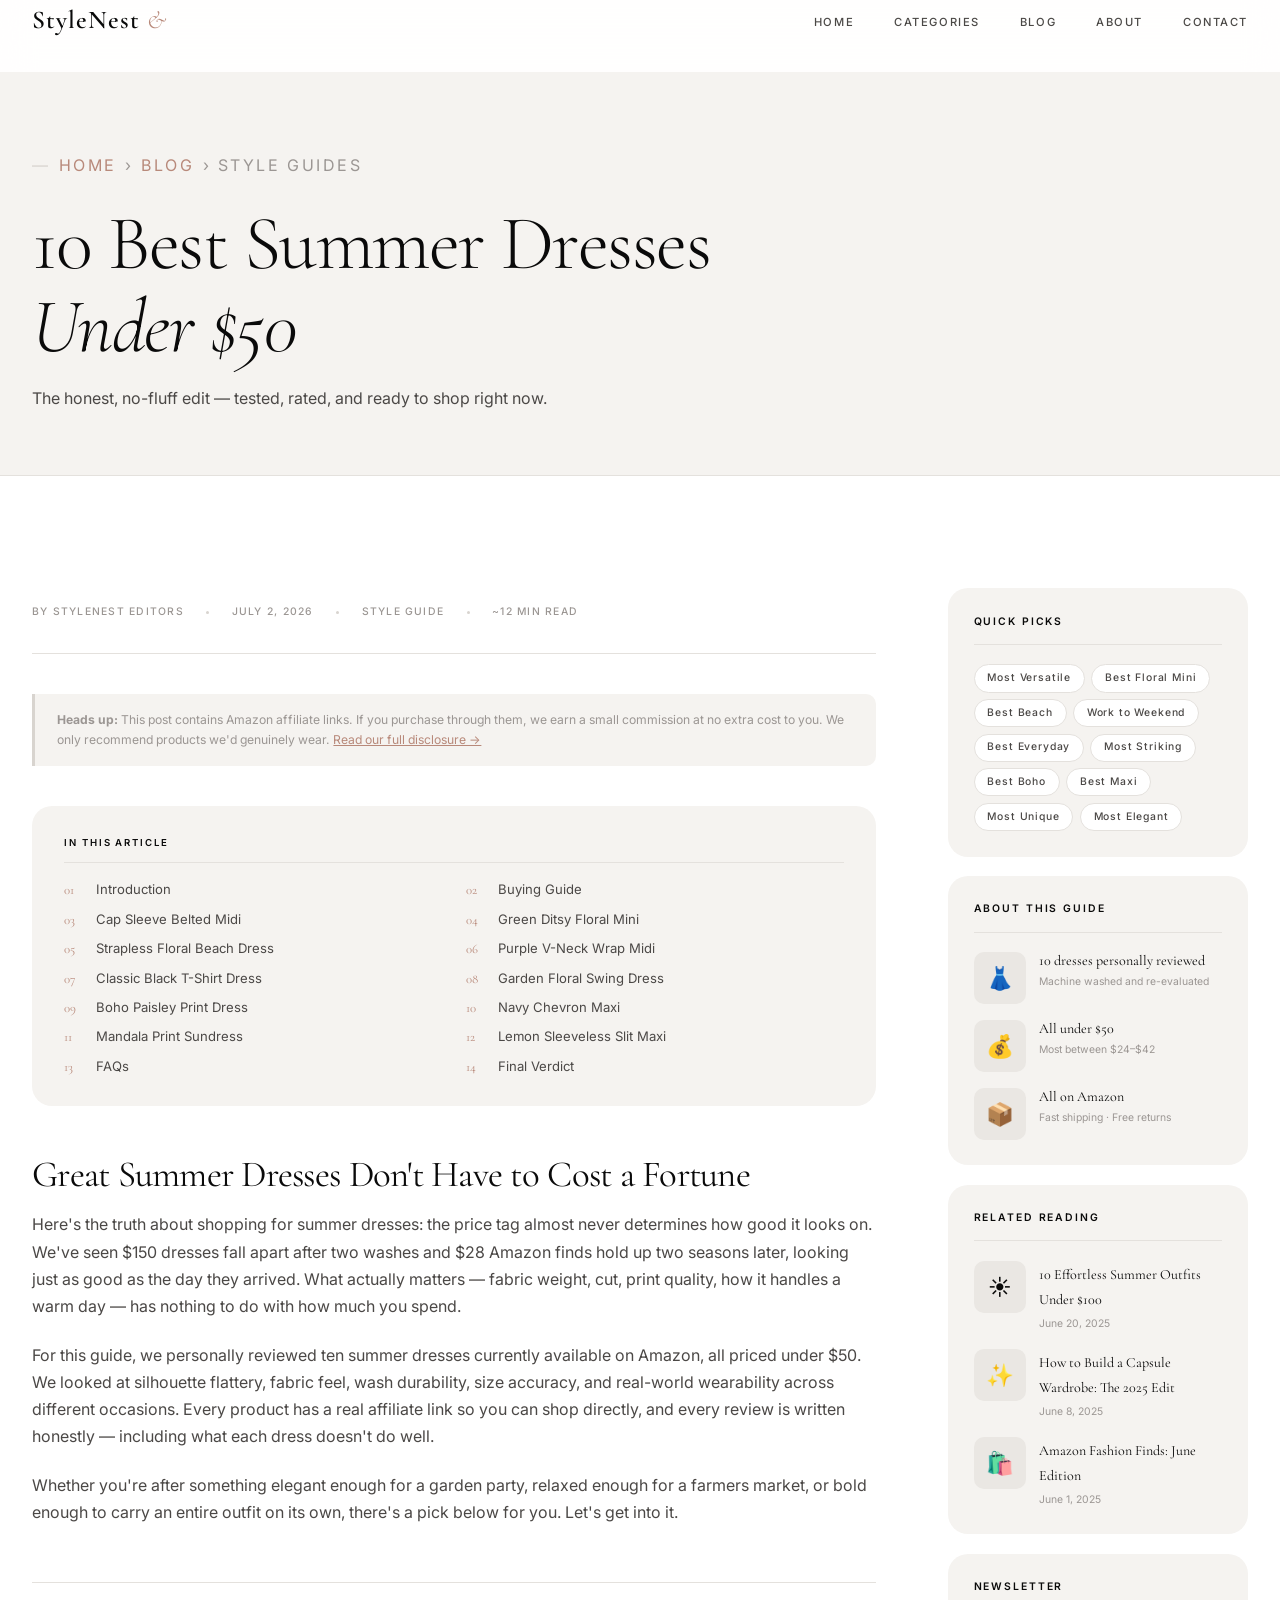
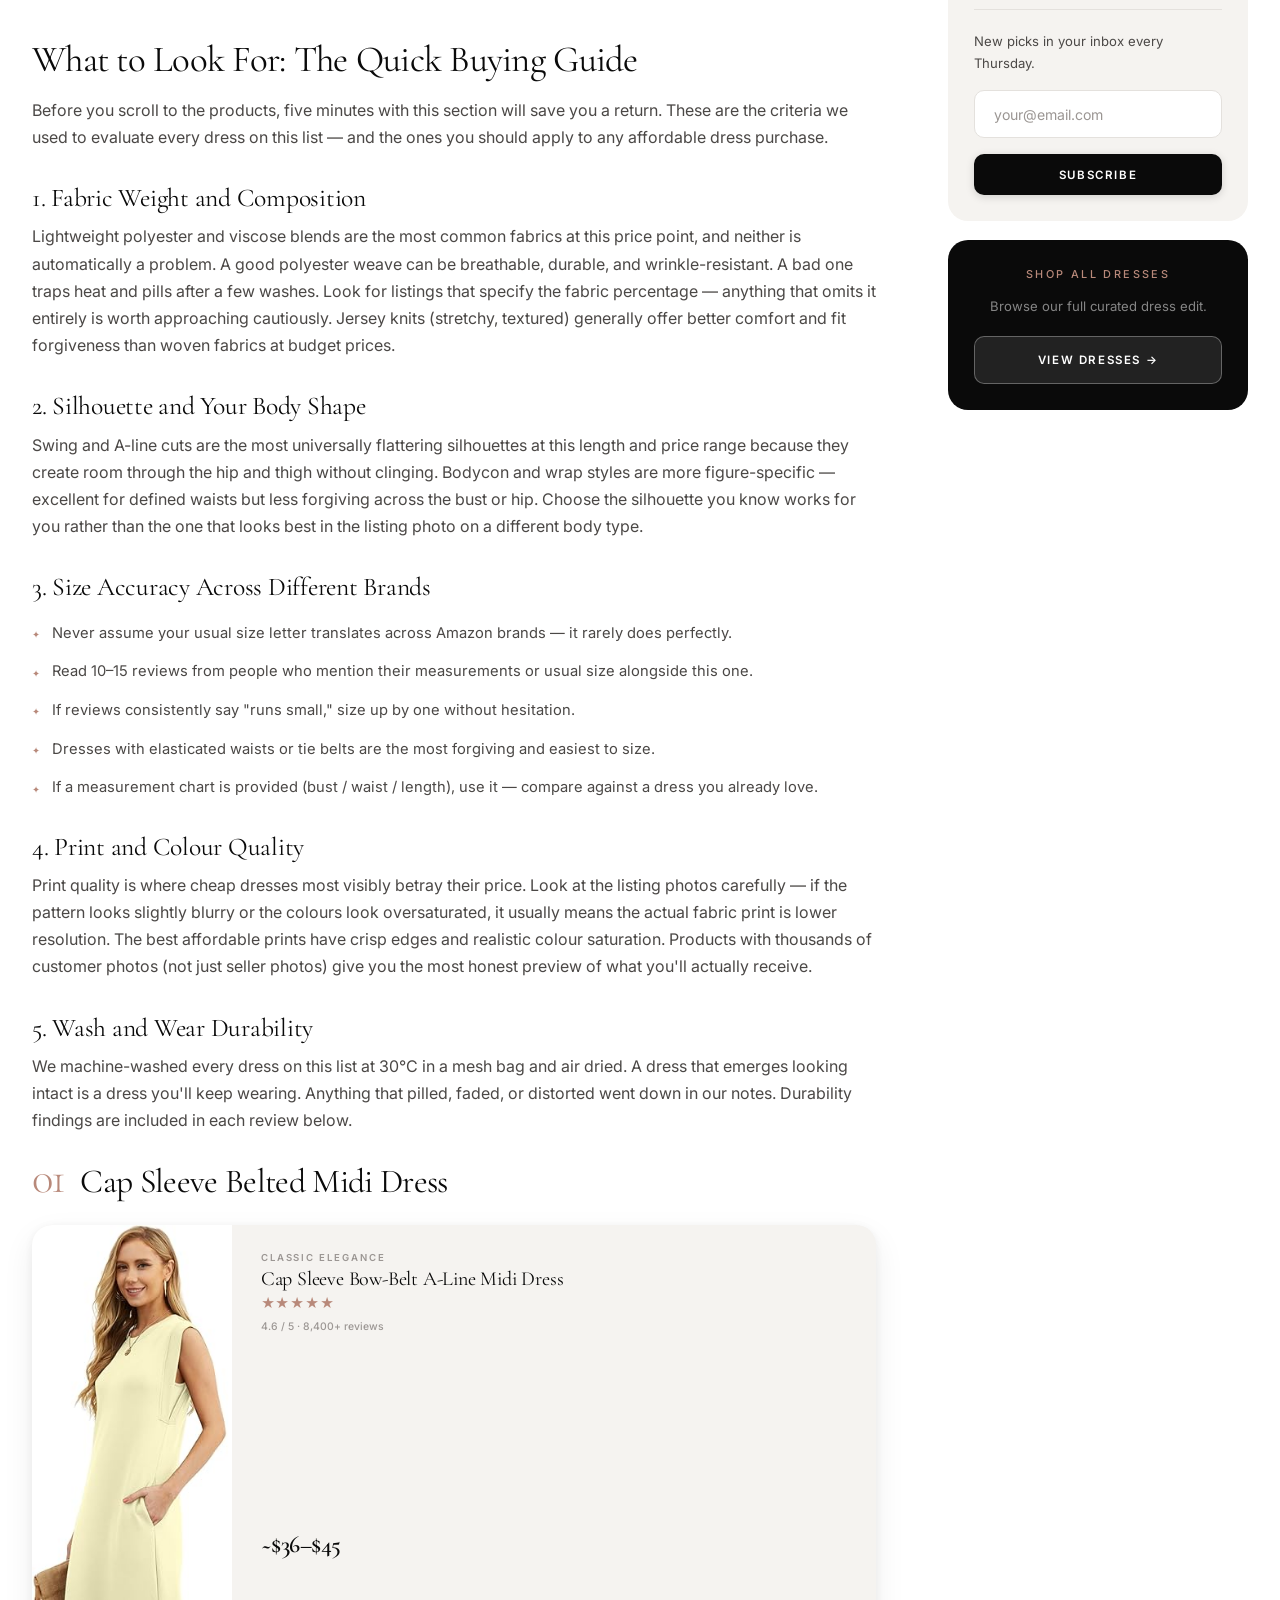
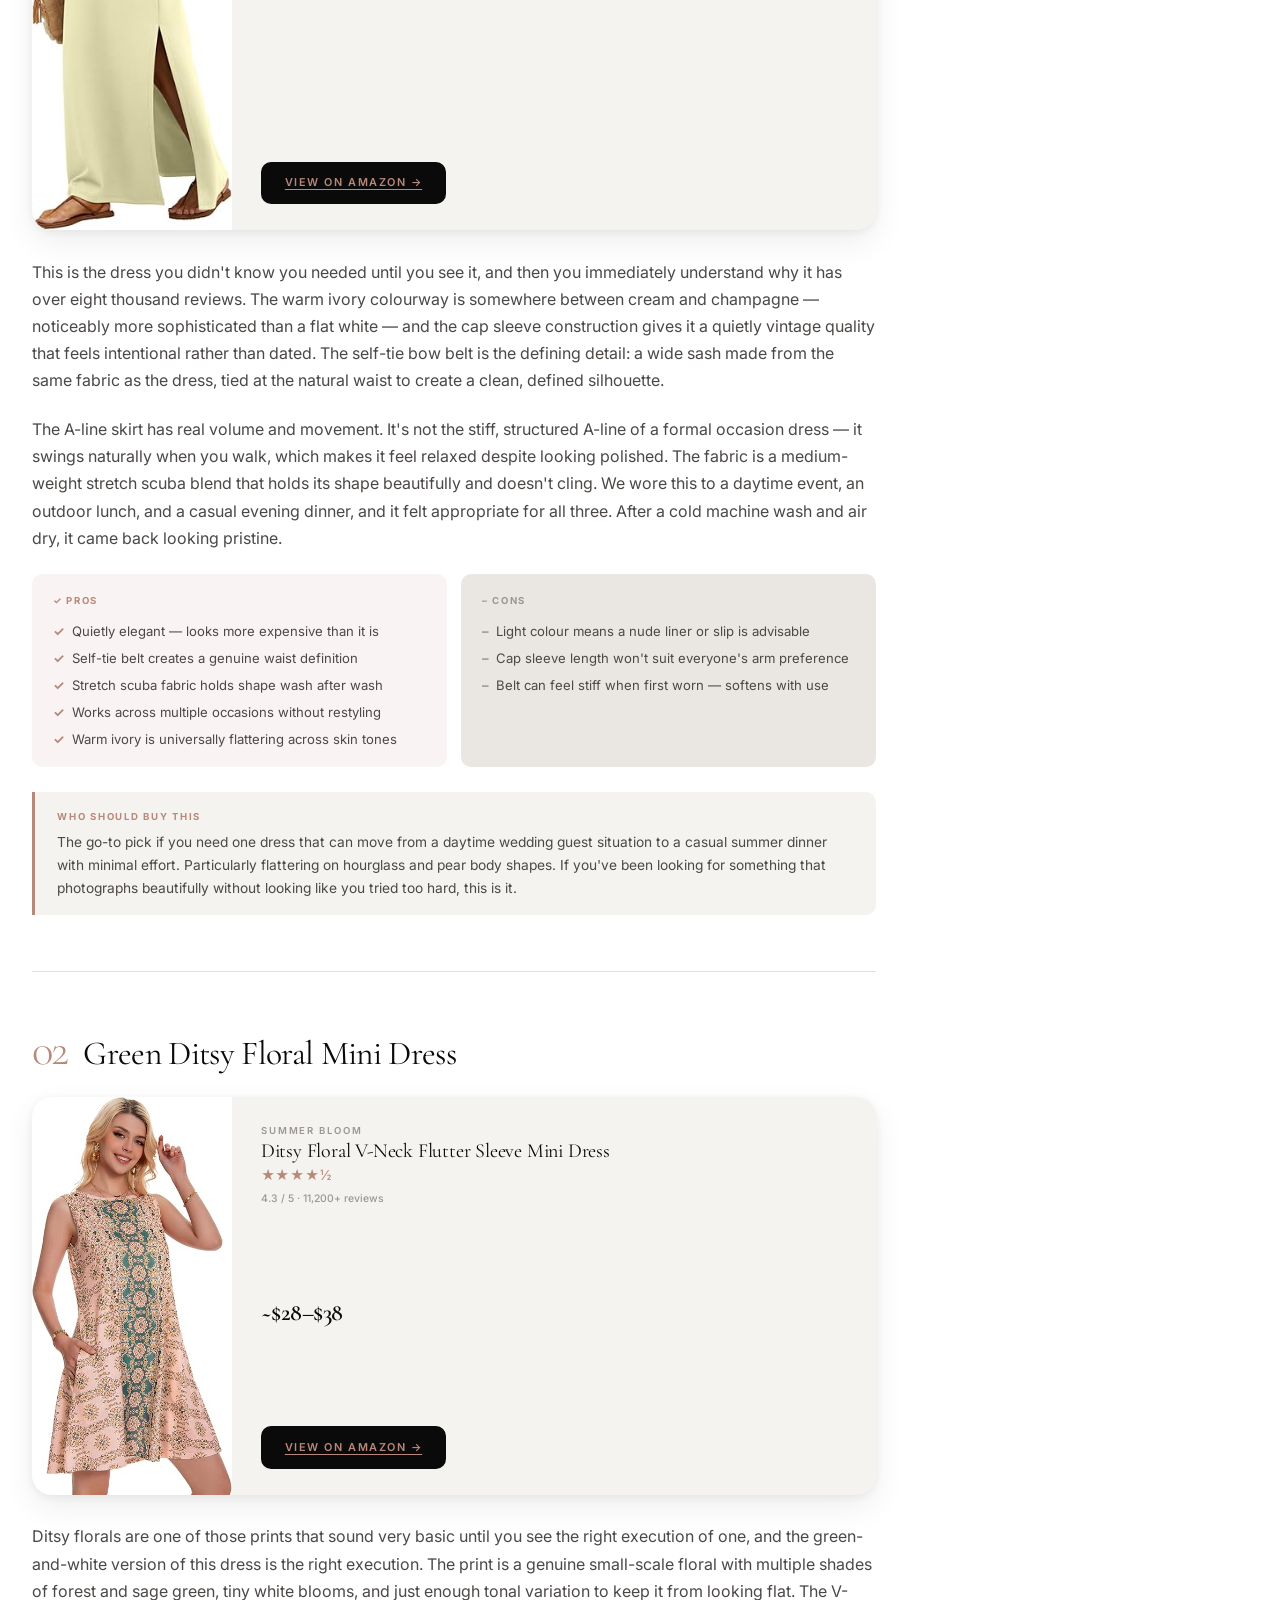
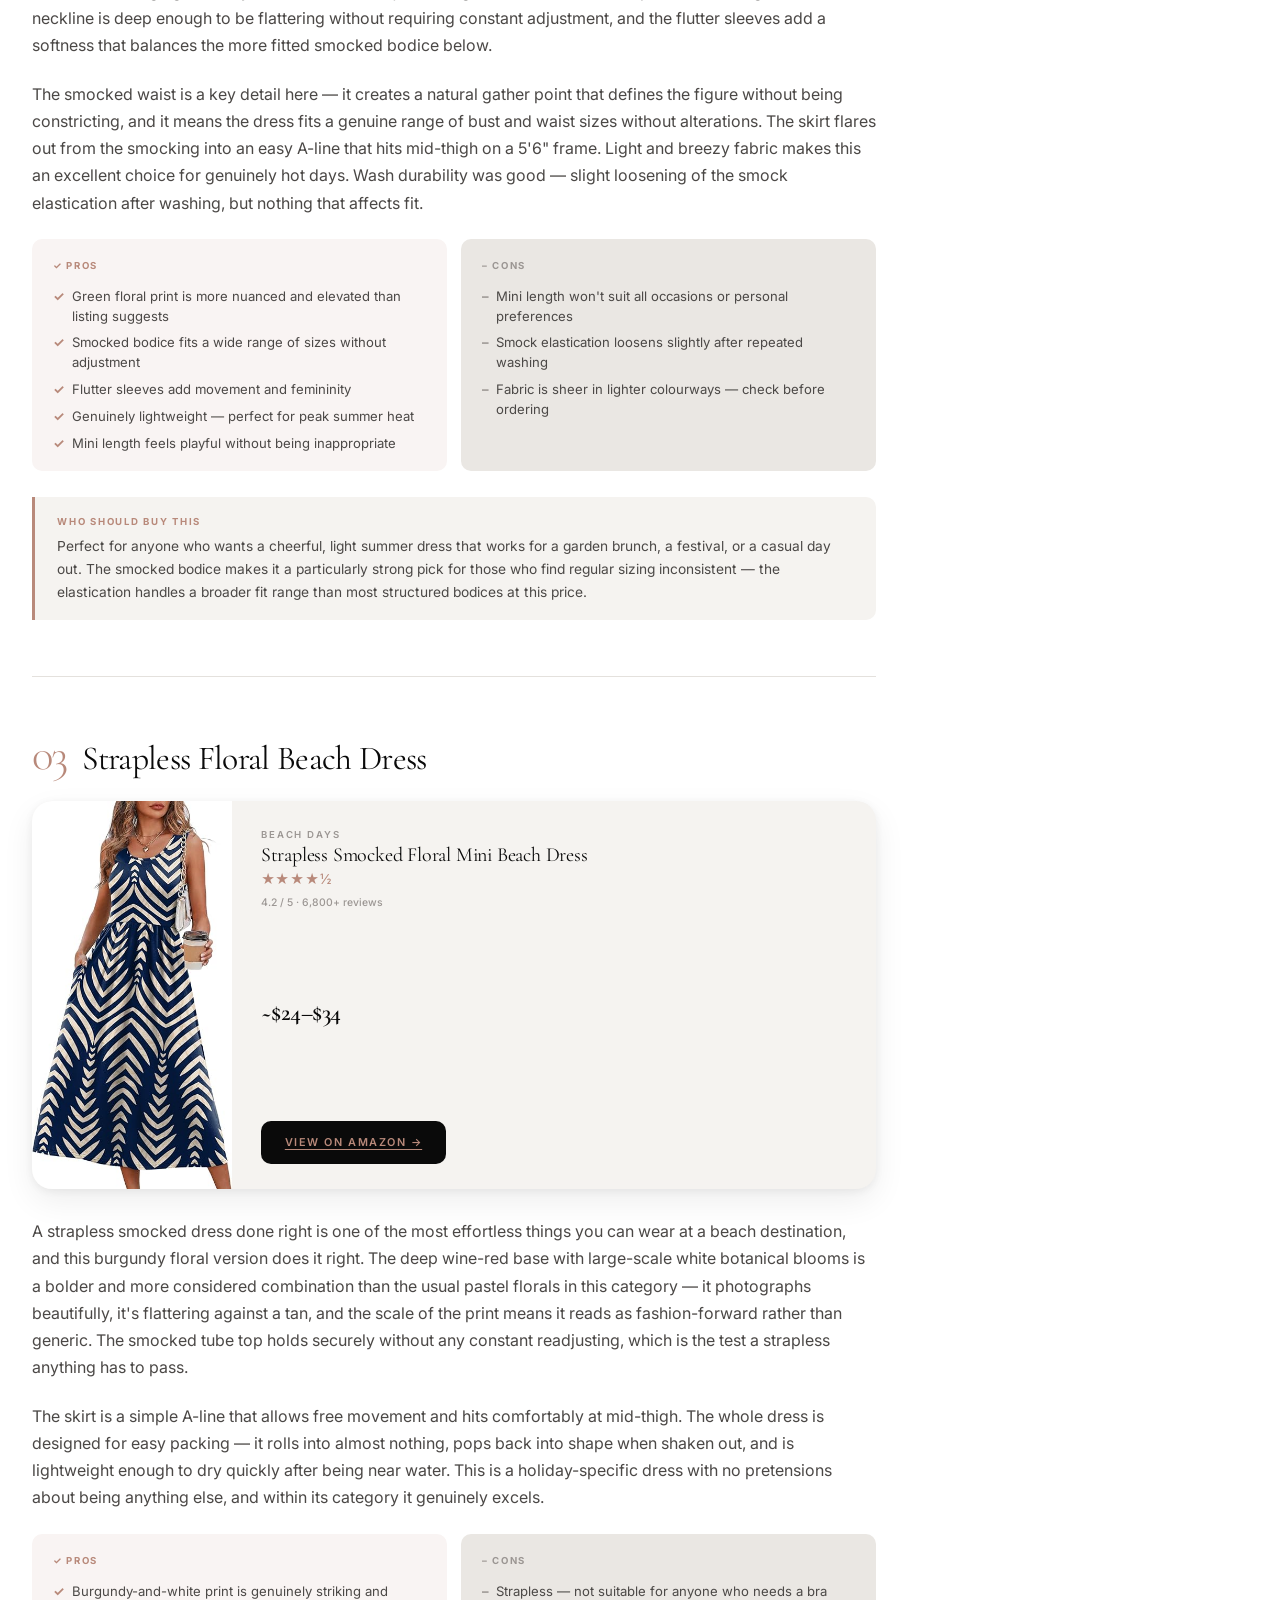
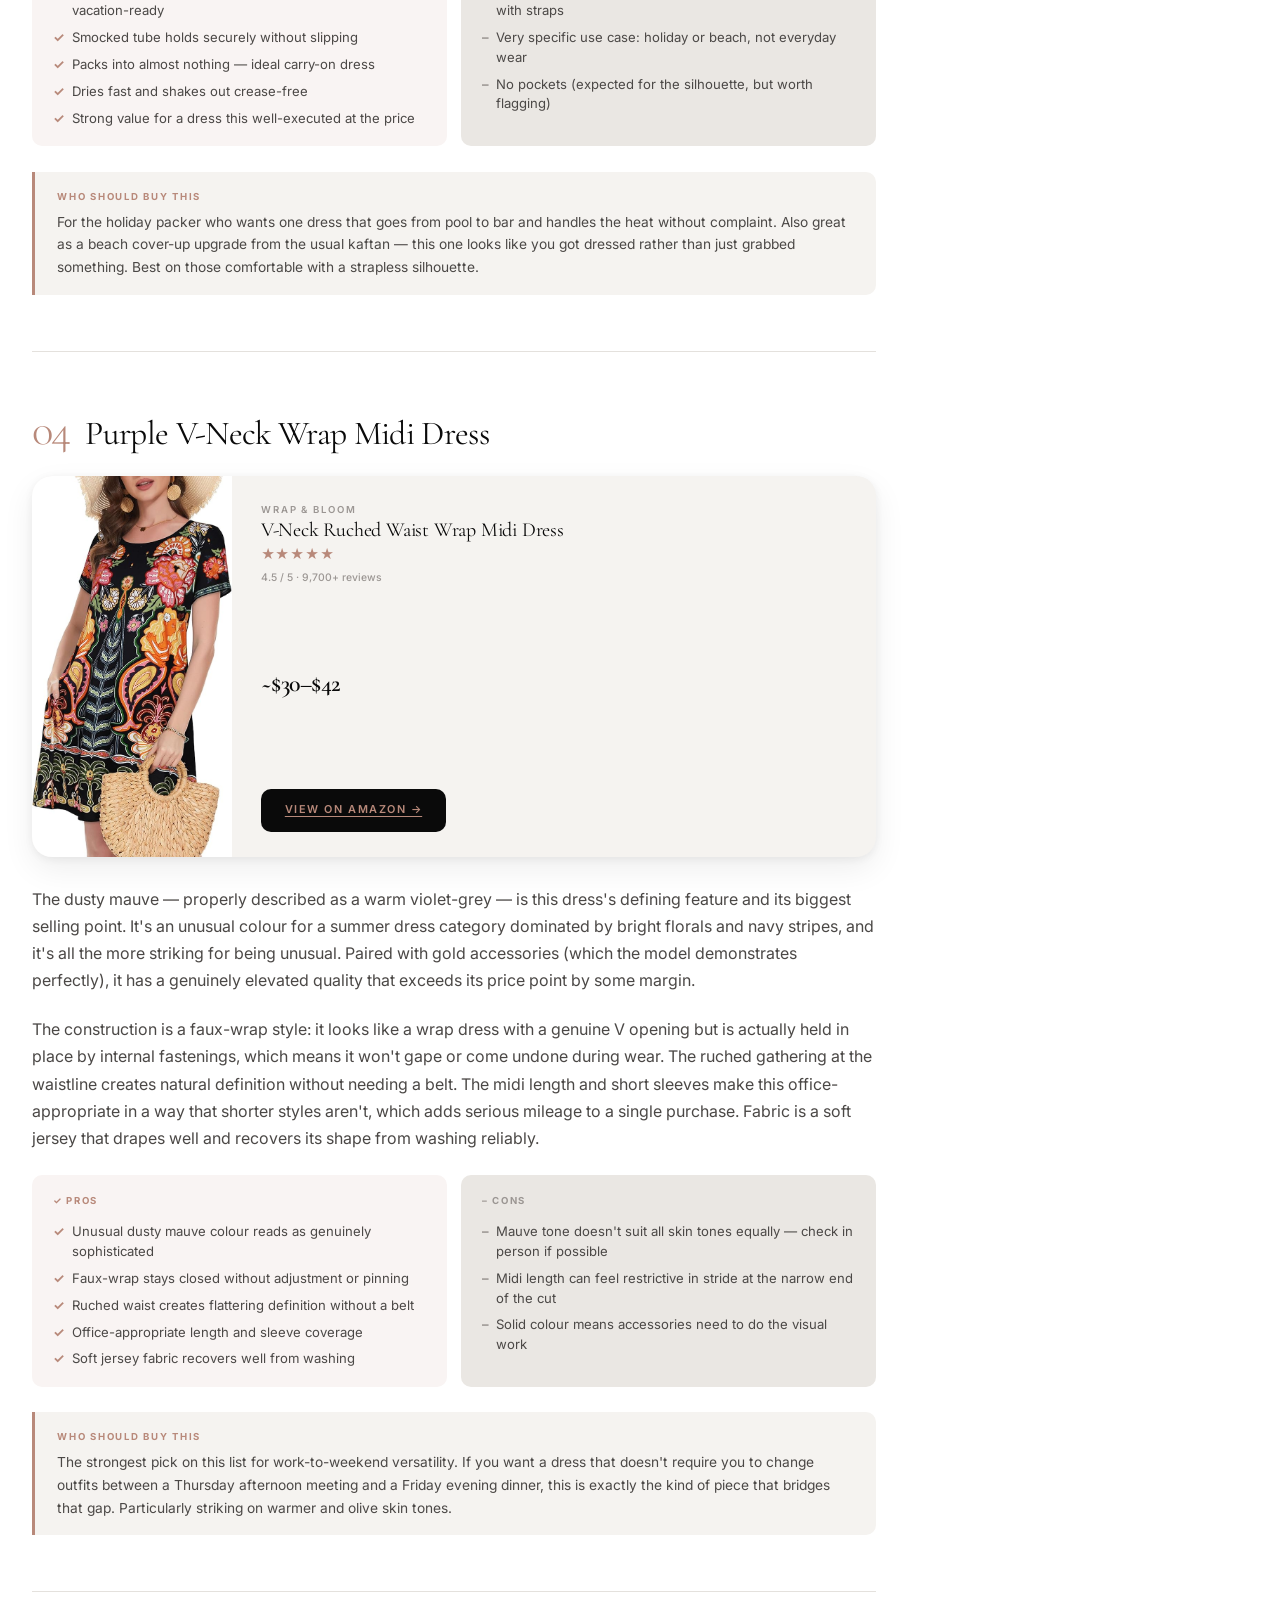
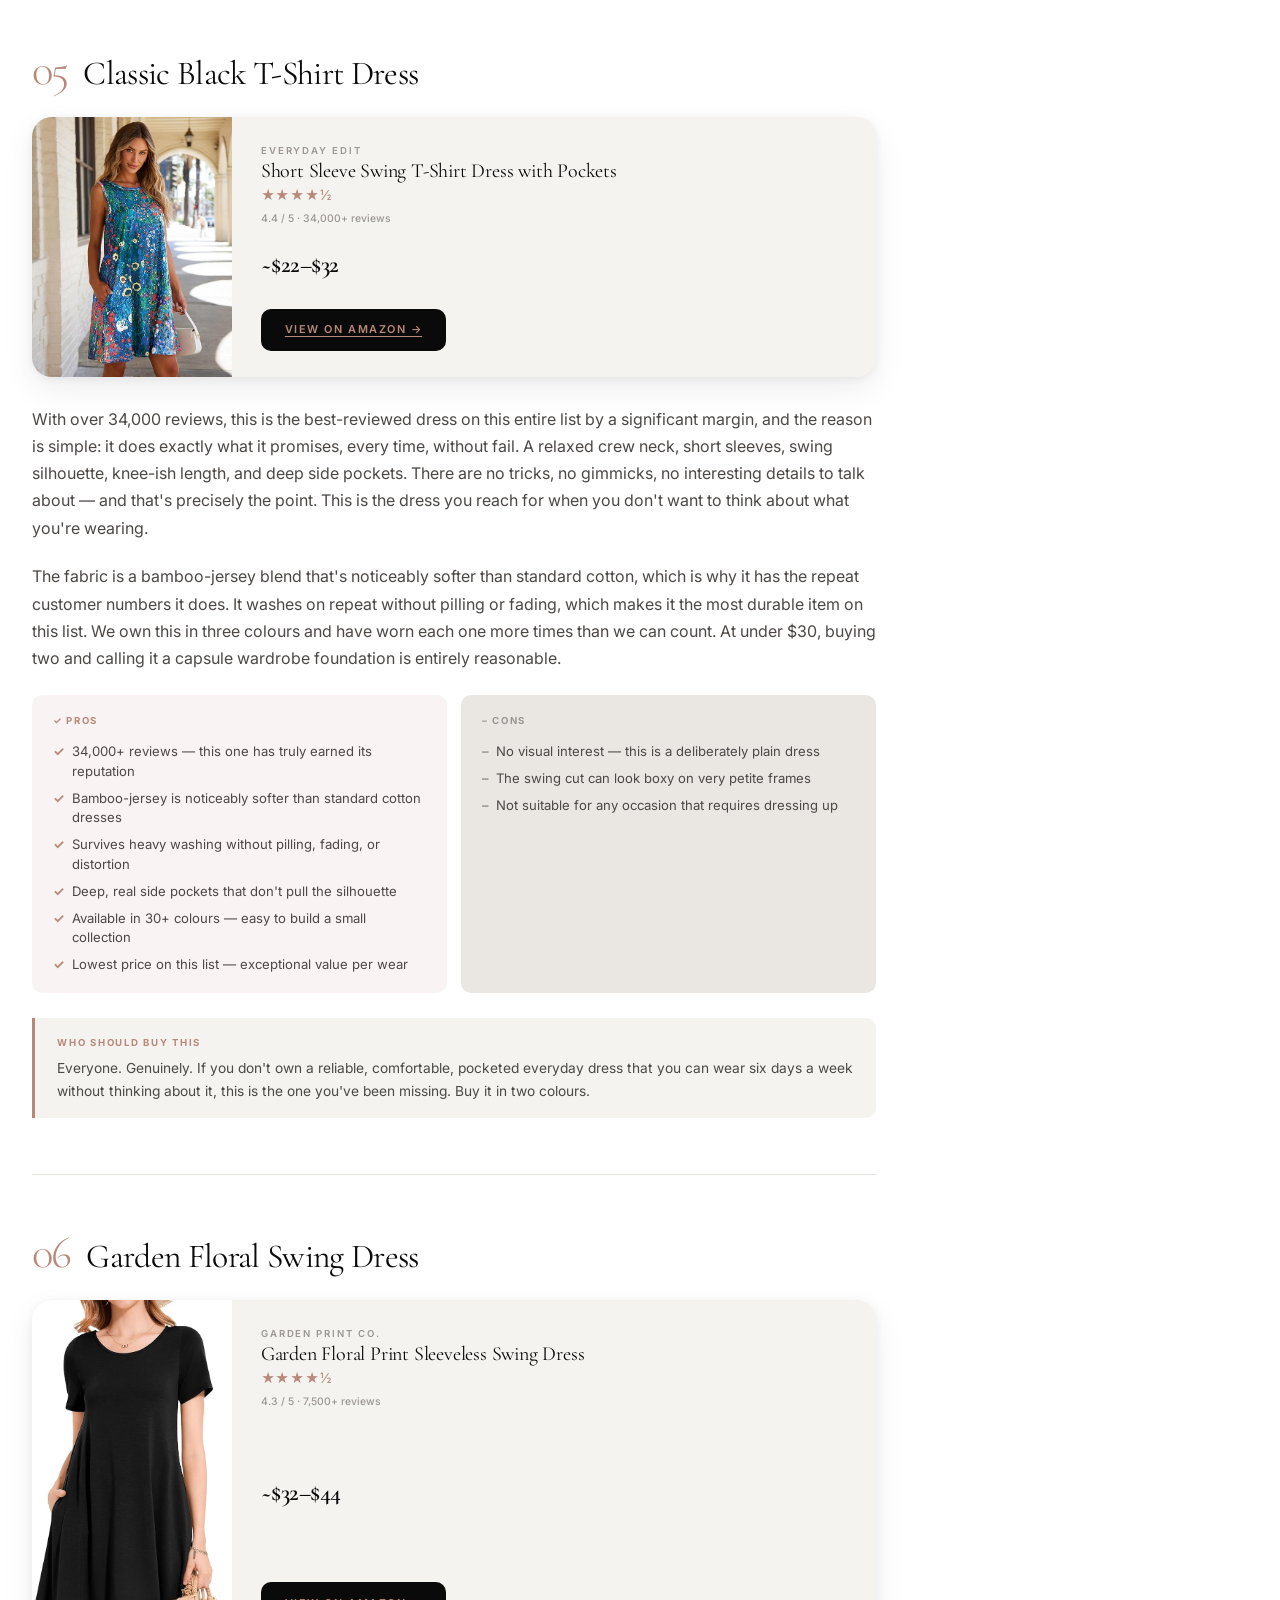
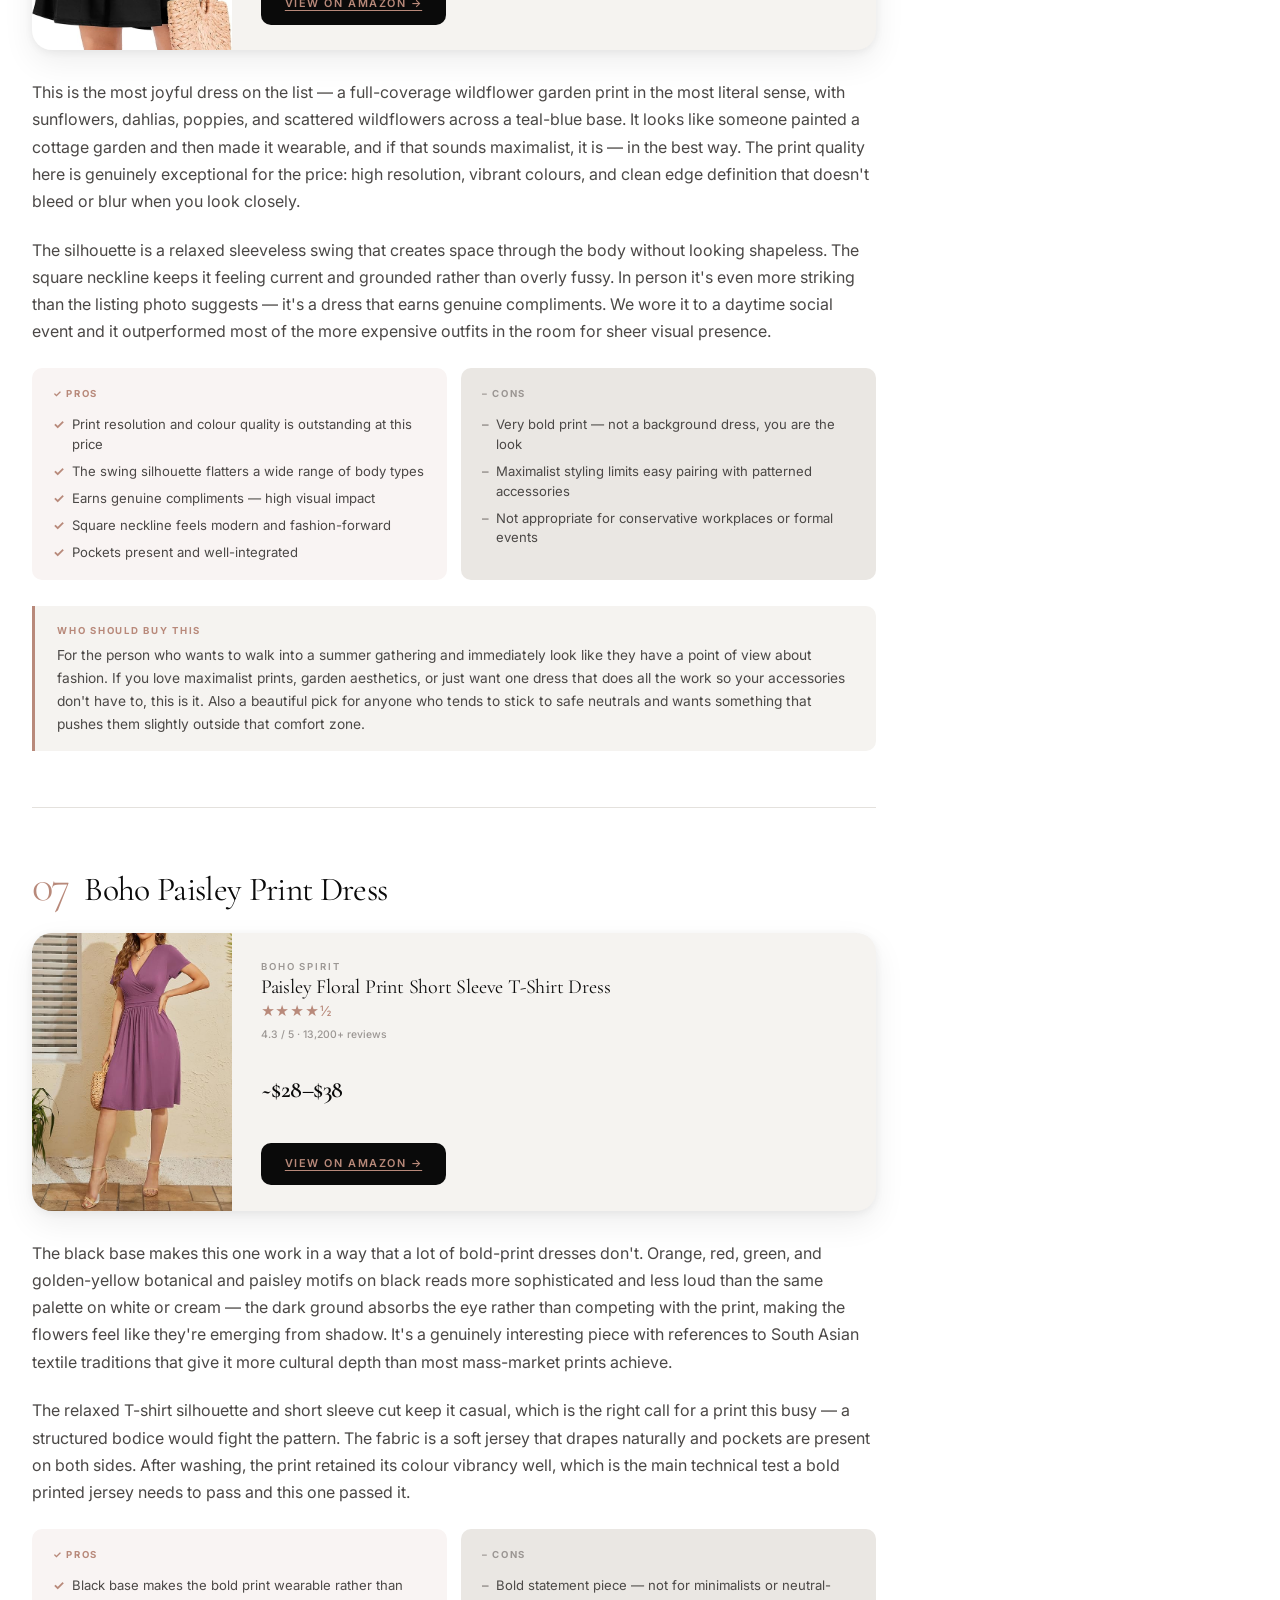
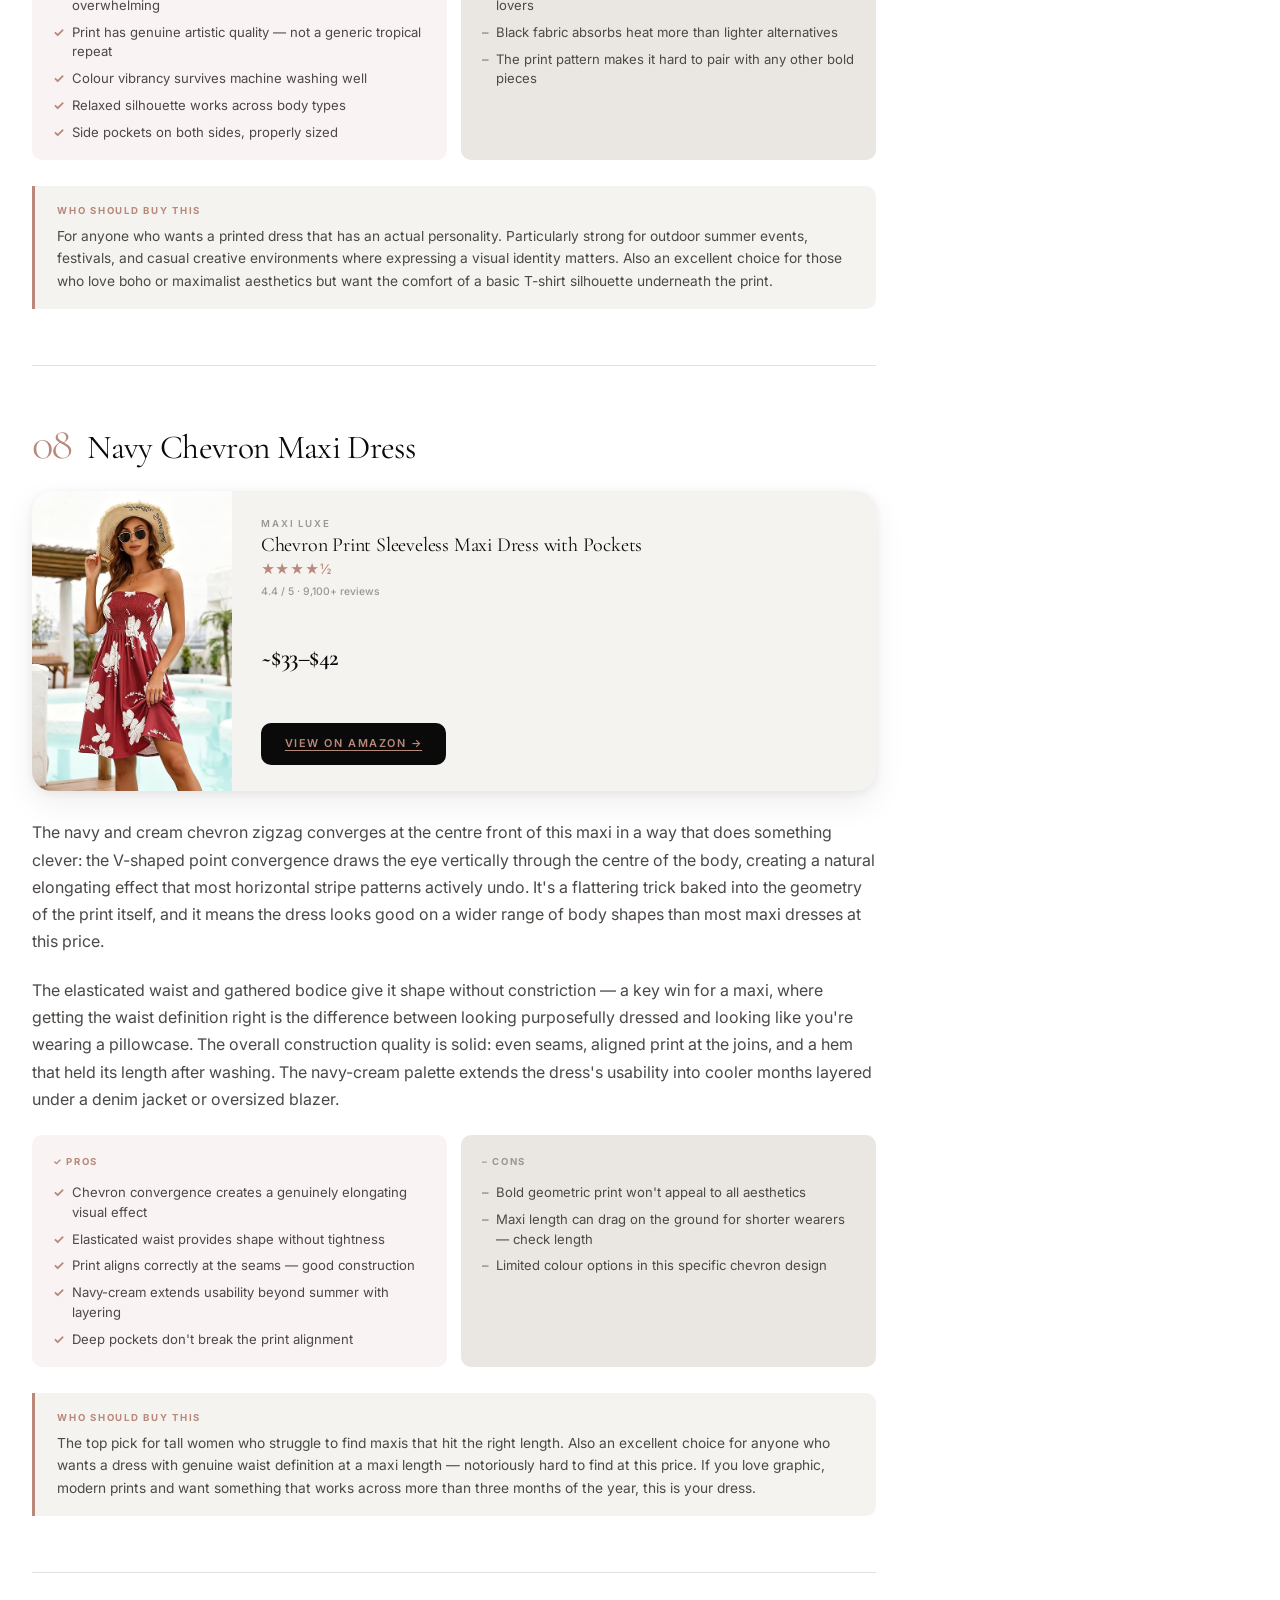
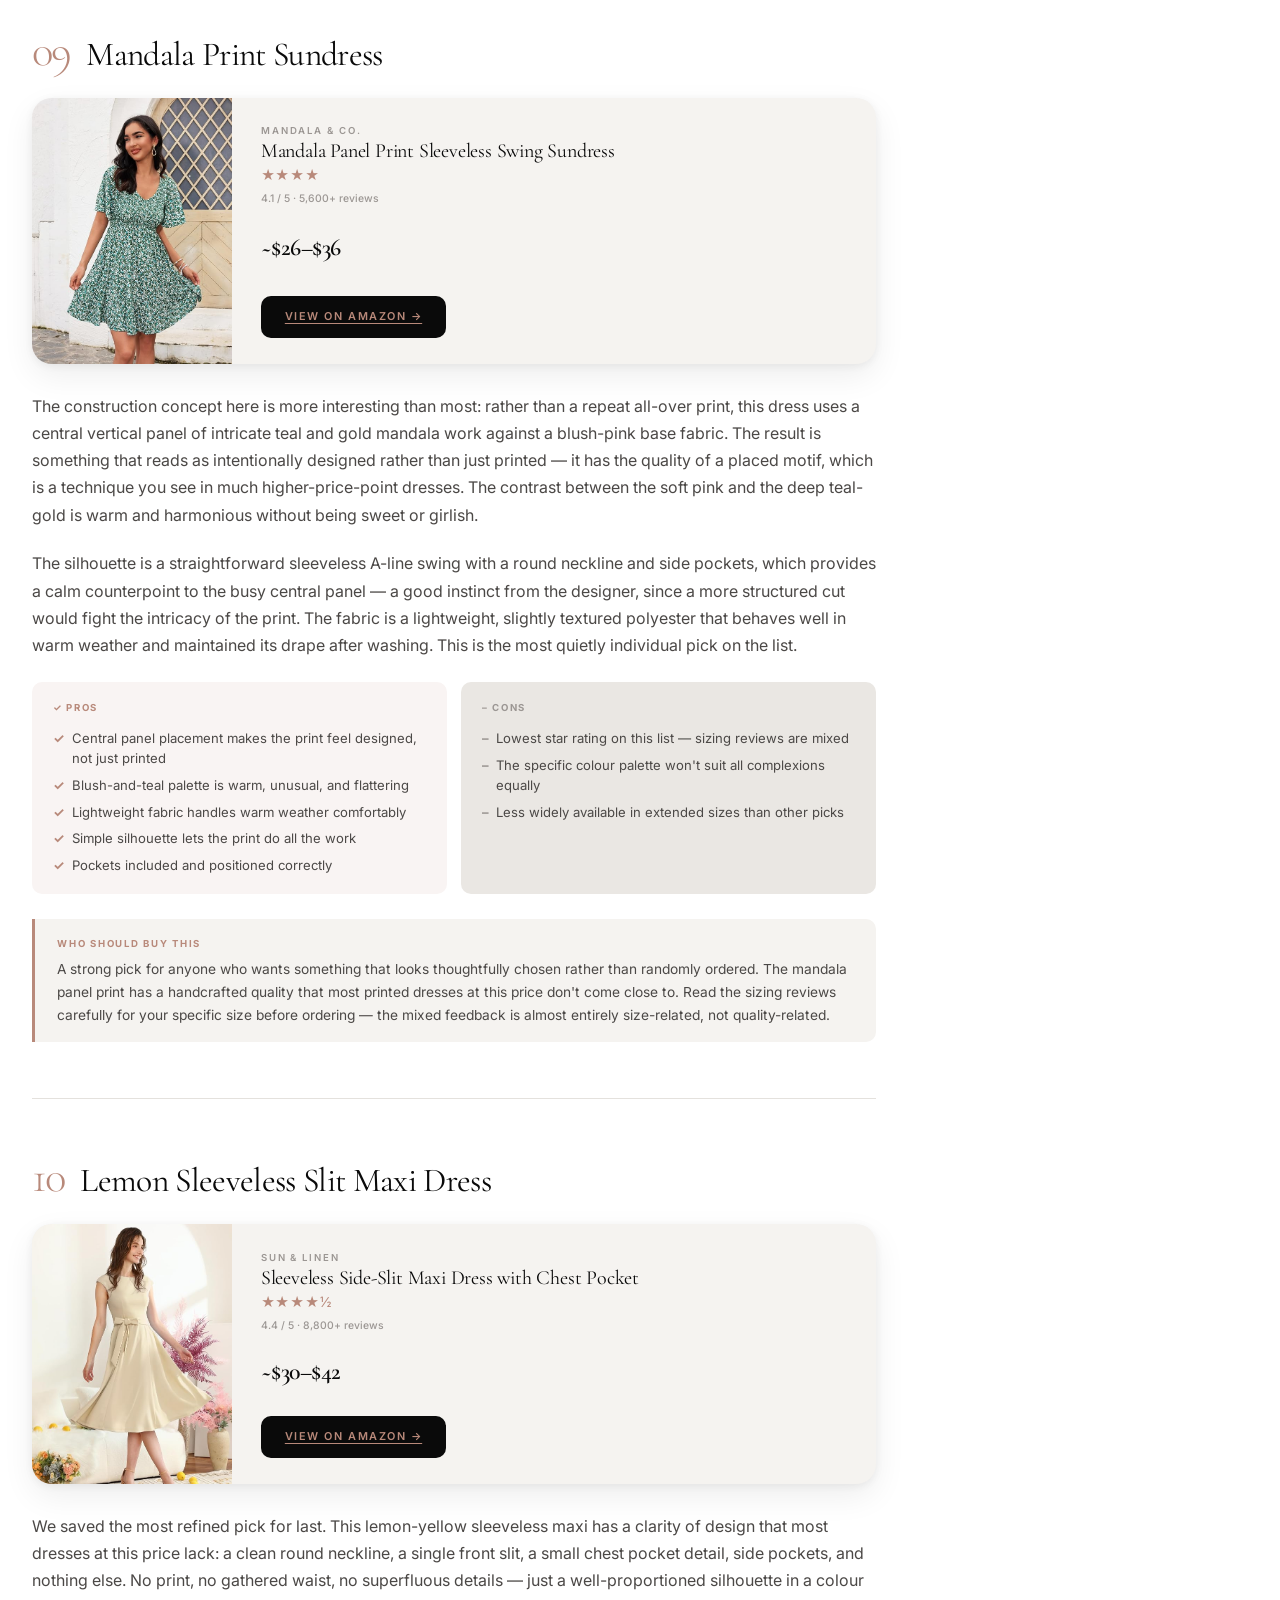
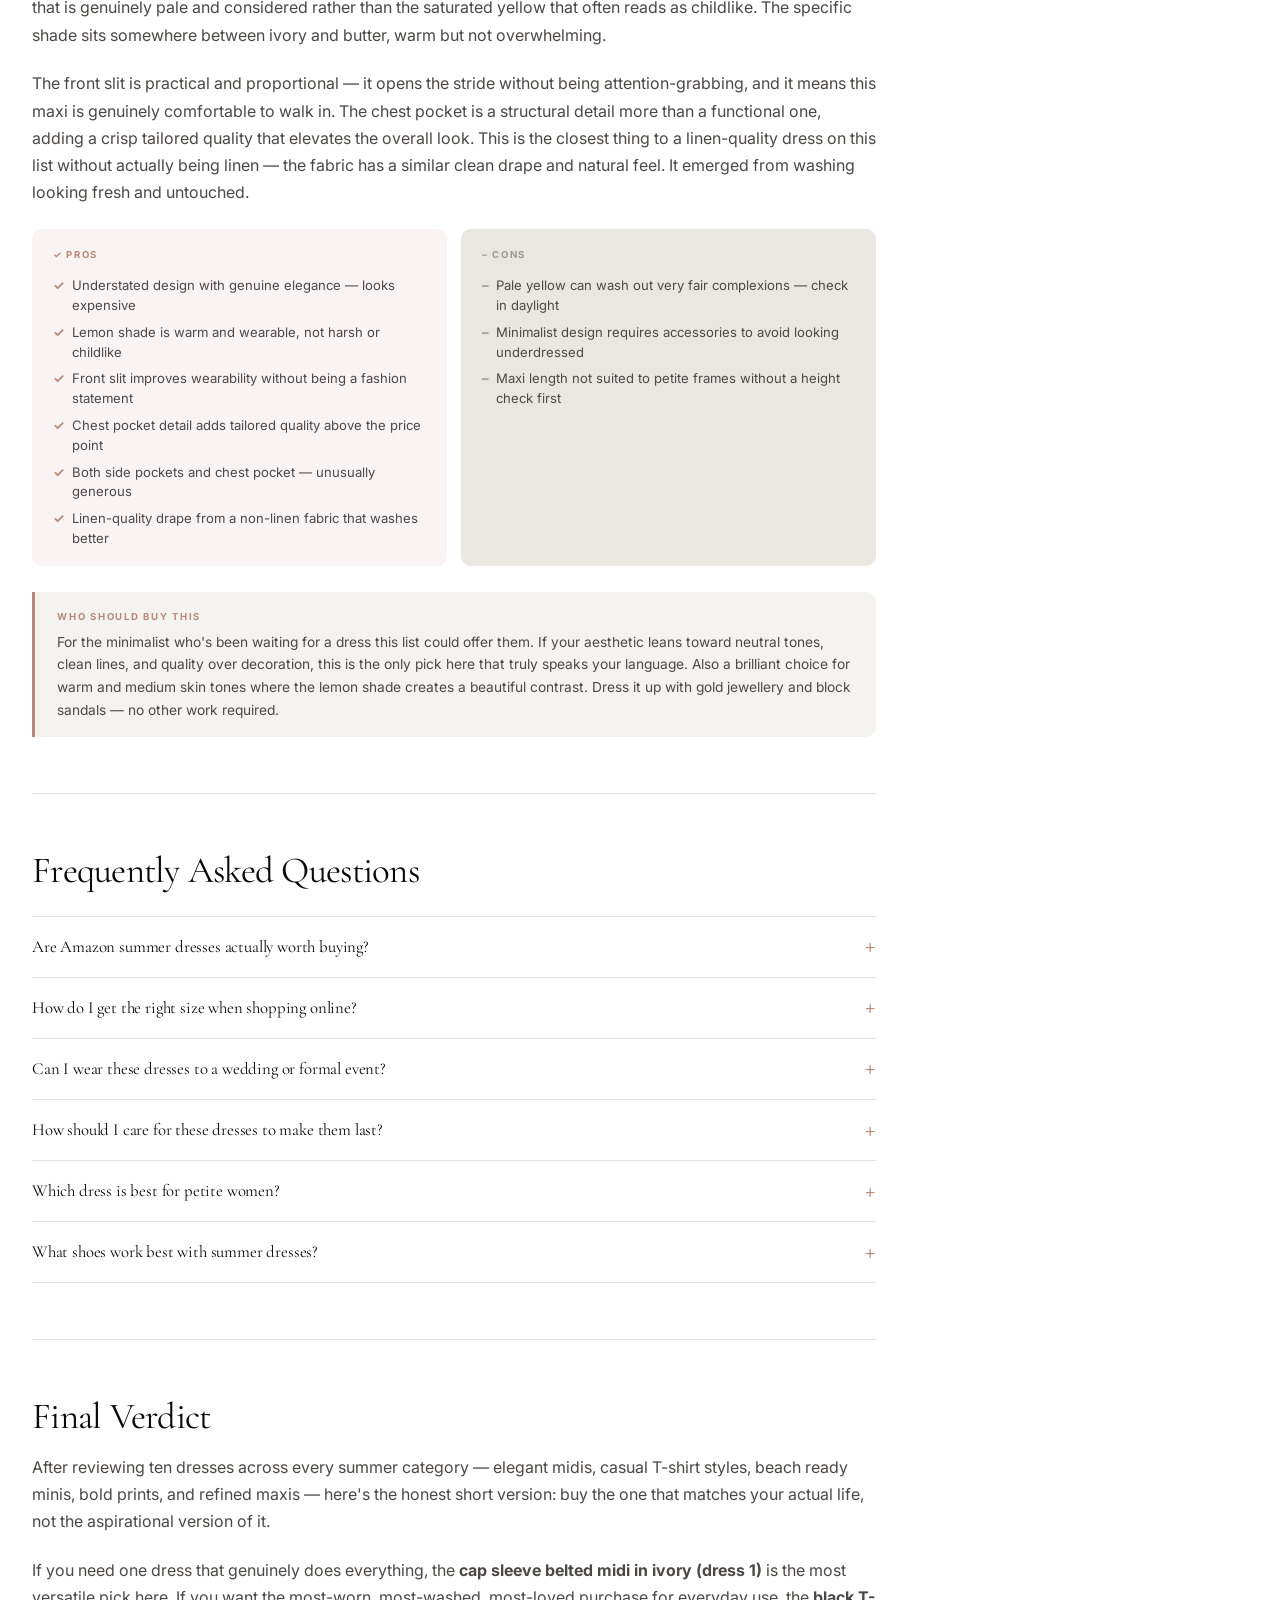
<file: blog-summer-dresses-2026.html>
<!DOCTYPE html>
<html lang="en">
<head>
  <meta charset="UTF-8">
  <meta name="viewport" content="width=device-width, initial-scale=1.0">

  <title>10 Best Summer Dresses Under $50 (2026 Guide) — StyleNest</title>
  <meta name="description" content="We rounded up the 10 best summer dresses under $50 on Amazon for 2026 — from elegant midi dresses to breezy florals. Honest pros, cons, and affiliate links included.">
  <meta name="keywords" content="best summer dresses under 50, affordable summer dresses 2026, amazon summer dresses, casual dresses women, floral summer dress, midi dress women">
  <meta name="author" content="StyleNest">
  <link rel="canonical" href="https://yourdomain.com/blog-summer-dresses-2026.html">

  <meta property="og:title" content="10 Best Summer Dresses Under $50 (2026 Guide) — StyleNest">
  <meta property="og:description" content="Ten honest reviews of the best affordable summer dresses on Amazon — pros, cons, and exactly who each one is for.">
  <meta property="og:type" content="article">
  <meta property="og:url" content="https://yourdomain.com/blog-summer-dresses-2026.html">
  <meta property="og:image" content="https://yourdomain.com/images/dress1.jpg">

  <script type="application/ld+json">
  {
    "@context": "https://schema.org",
    "@type": "Article",
    "headline": "10 Best Summer Dresses Under $50 (2026 Guide)",
    "author": { "@type": "Organization", "name": "StyleNest" },
    "datePublished": "2026-07-02",
    "dateModified": "2026-07-02",
    "publisher": { "@type": "Organization", "name": "StyleNest" },
    "image": "https://yourdomain.com/images/dress1.jpg"
  }
  </script>

  <link rel="preconnect" href="https://fonts.googleapis.com">
  <link rel="preconnect" href="https://fonts.gstatic.com" crossorigin>
  <link href="https://fonts.googleapis.com/css2?family=Cormorant+Garamond:ital,wght@0,300;0,400;0,600;1,300;1,400&family=Inter:wght@300;400;500;600&display=swap" rel="stylesheet">
  <link rel="stylesheet" href="css/style.css">

  <style>
    /* ── Blog Post Scoped Styles ───────────────────────────────
       All classes prefixed with .post- or .bp- so zero risk
       of clashing with existing site CSS.
    ─────────────────────────────────────────────────────────── */

    /* Readable prose column */
    .post-body {
      font-size: 1rem;
      line-height: 1.8;
      color: var(--text-mid);
    }
    .post-body > p { margin-bottom: 1.35rem; }
    .post-body a   { color: var(--accent); text-decoration: underline; text-underline-offset: 3px; }
    .post-body a:hover { color: var(--near-black); }

    /* In-body H2 — smaller than global h2 for comfortable reading */
    .post-body .bp-h2 {
      font-family: var(--font-display);
      font-size: clamp(1.65rem, 3vw, 2.3rem);
      font-weight: 400;
      line-height: 1.12;
      letter-spacing: -0.02em;
      color: var(--text-primary);
      margin: 3.5rem 0 1rem;
      padding-top: 3.5rem;
      border-top: 1px solid var(--border);
    }
    .post-body .bp-h2:first-of-type { margin-top: 0; padding-top: 0; border-top: none; }

    .post-body .bp-h3 {
      font-family: var(--font-display);
      font-size: clamp(1.2rem, 2vw, 1.6rem);
      font-weight: 400;
      line-height: 1.2;
      letter-spacing: -0.01em;
      color: var(--text-primary);
      margin: 2rem 0 0.6rem;
    }

    /* Product number + title row */
    .bp-product-title {
      display: flex;
      align-items: baseline;
      gap: 1rem;
      margin: 3.5rem 0 0;
      padding-top: 3.5rem;
      border-top: 1px solid var(--border);
    }
    .bp-product-title:first-of-type { margin-top: 0; padding-top: 0; border-top: none; }
    .bp-num {
      font-family: var(--font-display);
      font-size: 2.8rem;
      font-weight: 300;
      color: var(--accent);
      line-height: 1;
      flex-shrink: 0;
      letter-spacing: -0.04em;
    }
    .bp-product-title h2 {
      font-family: var(--font-display);
      font-size: clamp(1.5rem, 2.8vw, 2.1rem);
      font-weight: 400;
      line-height: 1.12;
      letter-spacing: -0.02em;
      color: var(--text-primary);
      margin: 0;
    }

    /* Review card — image left, meta right */
    .bp-card {
      display: grid;
      grid-template-columns: 200px 1fr;
      border-radius: var(--radius-md);
      overflow: hidden;
      background: var(--stone);
      margin: 1.5rem 0 1.8rem;
      box-shadow: var(--shadow-card);
    }
    .bp-card__img {
      width: 100%;
      height: 100%;
      object-fit: cover;
      object-position: top center;
      display: block;
      min-height: 260px;
    }
    .bp-card__body {
      padding: 1.6rem 1.8rem;
      display: flex;
      flex-direction: column;
      justify-content: space-between;
      gap: 0.6rem;
    }
    .bp-card__brand {
      font-size: 0.6rem;
      font-weight: 600;
      letter-spacing: 0.2em;
      text-transform: uppercase;
      color: var(--text-soft);
    }
    .bp-card__name {
      font-family: var(--font-display);
      font-size: 1.25rem;
      font-weight: 400;
      line-height: 1.2;
      color: var(--text-primary);
      letter-spacing: -0.01em;
    }
    .bp-card__price {
      font-family: var(--font-display);
      font-size: 1.5rem;
      font-weight: 600;
      color: var(--near-black);
      letter-spacing: -0.02em;
    }
    .bp-card__stars { color: var(--accent); font-size: 0.85rem; letter-spacing: 0.05em; }
    .bp-card__rating {
      font-size: 0.65rem;
      color: var(--text-soft);
      font-weight: 500;
      margin-top: 0.15rem;
    }
    .bp-card__btn {
      display: inline-flex;
      align-items: center;
      gap: 0.4rem;
      padding: 0.72rem 1.5rem;
      background: var(--near-black);
      color: var(--white);
      font-family: var(--font-body);
      font-size: 0.68rem;
      font-weight: 600;
      letter-spacing: 0.14em;
      text-transform: uppercase;
      border-radius: var(--radius-sm);
      text-decoration: none;
      transition: background 0.22s, transform 0.22s;
      align-self: flex-start;
      margin-top: 0.4rem;
    }
    .bp-card__btn:hover {
      background: var(--accent);
      color: var(--white);
      transform: translateY(-2px);
      text-decoration: none;
    }

    /* Pros / Cons grid */
    .bp-pros-cons {
      display: grid;
      grid-template-columns: 1fr 1fr;
      gap: 0.85rem;
      margin: 1.4rem 0 1.6rem;
    }
    .bp-pros, .bp-cons {
      border-radius: var(--radius-sm);
      padding: 1.1rem 1.3rem;
    }
    .bp-pros { background: color-mix(in srgb, var(--accent) 9%, var(--white)); }
    .bp-cons { background: var(--stone-mid); }
    .bp-pros h4, .bp-cons h4 {
      font-size: 0.6rem;
      font-weight: 700;
      letter-spacing: 0.18em;
      text-transform: uppercase;
      margin-bottom: 0.8rem;
    }
    .bp-pros h4 { color: var(--accent); }
    .bp-cons h4 { color: var(--text-soft); }
    .bp-pros ul, .bp-cons ul {
      list-style: none;
      display: flex;
      flex-direction: column;
      gap: 0.45rem;
    }
    .bp-pros li, .bp-cons li {
      font-size: 0.82rem;
      color: var(--text-mid);
      line-height: 1.5;
      display: flex;
      gap: 0.45rem;
      align-items: flex-start;
    }
    .bp-pros li::before { content: '✓'; color: var(--accent); font-weight: 700; flex-shrink: 0; }
    .bp-cons li::before { content: '–'; color: var(--text-soft); font-weight: 700; flex-shrink: 0; }

    /* Who should buy callout */
    .bp-who {
      border-left: 3px solid var(--accent);
      background: var(--stone);
      border-radius: 0 var(--radius-sm) var(--radius-sm) 0;
      padding: 1rem 1.4rem;
      margin: 0 0 0.5rem;
    }
    .bp-who strong {
      display: block;
      font-size: 0.6rem;
      font-weight: 700;
      letter-spacing: 0.18em;
      text-transform: uppercase;
      color: var(--accent);
      margin-bottom: 0.35rem;
    }
    .bp-who p {
      font-size: 0.86rem;
      color: var(--text-mid);
      margin: 0;
      line-height: 1.65;
    }

    /* Buying guide feature list */
    .bp-guide-list {
      list-style: none;
      display: flex;
      flex-direction: column;
      gap: 0.9rem;
      margin: 1.1rem 0 1.4rem;
    }
    .bp-guide-list li {
      font-size: 0.92rem;
      color: var(--text-mid);
      line-height: 1.65;
      display: flex;
      gap: 0.75rem;
      align-items: flex-start;
    }
    .bp-guide-list li::before {
      content: '✦';
      color: var(--accent);
      font-size: 0.6rem;
      margin-top: 0.4rem;
      flex-shrink: 0;
    }

    /* Affiliate disclaimer */
    .bp-disclaimer {
      background: var(--stone);
      border-left: 3px solid var(--stone-dark);
      border-radius: 0 var(--radius-sm) var(--radius-sm) 0;
      padding: 1rem 1.4rem;
      margin-bottom: 2.5rem;
    }
    .bp-disclaimer p {
      font-size: 0.76rem;
      color: var(--text-soft);
      margin: 0;
      line-height: 1.65;
    }
    .bp-disclaimer a { color: var(--accent); text-decoration: underline; }

    /* Article meta bar */
    .bp-meta {
      display: flex;
      align-items: center;
      gap: 1.4rem;
      flex-wrap: wrap;
      padding: 1rem 0 2rem;
      border-bottom: 1px solid var(--border);
      margin-bottom: 2.5rem;
    }
    .bp-meta span {
      font-size: 0.65rem;
      font-weight: 500;
      letter-spacing: 0.12em;
      text-transform: uppercase;
      color: var(--text-soft);
    }
    .bp-meta__dot {
      width: 3px; height: 3px;
      background: var(--stone-dark);
      border-radius: 50%;
      display: inline-block;
    }

    /* Table of contents */
    .bp-toc {
      background: var(--stone);
      border-radius: var(--radius-md);
      padding: 1.8rem 2rem;
      margin-bottom: 3rem;
    }
    .bp-toc h4 {
      font-size: 0.6rem;
      letter-spacing: 0.2em;
      margin-bottom: 1rem;
      padding-bottom: 0.75rem;
      border-bottom: 1px solid var(--border);
      color: var(--text-primary);
    }
    .bp-toc ol {
      list-style: none;
      counter-reset: toc;
      display: grid;
      grid-template-columns: 1fr 1fr;
      gap: 0.5rem 1.5rem;
    }
    .bp-toc li {
      counter-increment: toc;
      display: flex;
      gap: 0.6rem;
      align-items: baseline;
      font-size: 0.82rem;
    }
    .bp-toc li::before {
      content: counter(toc, decimal-leading-zero);
      font-family: var(--font-display);
      font-size: 0.8rem;
      color: var(--accent);
      flex-shrink: 0;
      width: 22px;
    }
    .bp-toc a { color: var(--text-mid); transition: color 0.2s; }
    .bp-toc a:hover { color: var(--accent); text-decoration: none; }

    /* FAQ */
    .bp-faq { margin: 1.5rem 0; }
    .bp-faq__item { border-bottom: 1px solid var(--border); }
    .bp-faq__item:first-child { border-top: 1px solid var(--border); }
    .bp-faq__q {
      width: 100%;
      text-align: left;
      padding: 1.1rem 0;
      background: none;
      border: none;
      font-family: var(--font-display);
      font-size: 1.05rem;
      font-weight: 400;
      color: var(--text-primary);
      cursor: pointer;
      display: flex;
      justify-content: space-between;
      align-items: center;
      gap: 1rem;
      letter-spacing: -0.01em;
      line-height: 1.3;
    }
    .bp-faq__q::after {
      content: '+';
      font-family: var(--font-body);
      font-size: 1.2rem;
      font-weight: 300;
      color: var(--accent);
      flex-shrink: 0;
      transition: transform 0.25s var(--ease-out);
    }
    .bp-faq__item.open .bp-faq__q::after { transform: rotate(45deg); }
    .bp-faq__a {
      max-height: 0;
      overflow: hidden;
      transition: max-height 0.35s var(--ease-out);
    }
    .bp-faq__item.open .bp-faq__a { max-height: 500px; }
    .bp-faq__a p {
      font-size: 0.9rem;
      color: var(--text-mid);
      padding-bottom: 1.4rem;
      line-height: 1.78;
      margin: 0;
    }

    /* Final verdict box */
    .bp-verdict {
      background: var(--near-black);
      color: var(--white);
      border-radius: var(--radius-md);
      padding: 2.5rem;
      margin: 2.5rem 0;
    }
    .bp-verdict .eyebrow { color: var(--accent); display: block; margin-bottom: 0.8rem; }
    .bp-verdict h3 {
      font-family: var(--font-display);
      font-size: clamp(1.3rem, 2.5vw, 1.9rem);
      font-weight: 400;
      color: var(--white);
      line-height: 1.25;
      letter-spacing: -0.01em;
      margin-bottom: 1rem;
    }
    .bp-verdict p { color: rgba(255,255,255,0.55); font-size: 0.88rem; margin: 0; line-height: 1.75; }

    /* Responsive */
    @media (max-width: 680px) {
      .bp-card { grid-template-columns: 1fr; }
      .bp-card__img { min-height: 280px; max-height: 320px; }
      .bp-pros-cons { grid-template-columns: 1fr; }
      .bp-toc ol { grid-template-columns: 1fr; }
      .bp-product-title .bp-num { font-size: 2rem; }
    }
    @media (max-width: 480px) {
      .bp-card__body { padding: 1.2rem; }
    }
  </style>
</head>

<body data-page="blog">

  <!-- NAV -->
  <nav class="nav" aria-label="Main navigation">
    <div class="container">
      <div class="nav__inner">
        <a class="nav__logo" href="index.html">StyleNest <em>&</em></a>
        <ul class="nav__links" role="list">
          <li><a href="index.html">Home</a></li>
          <li><a href="categories.html">Categories</a></li>
          <li><a href="blog.html">Blog</a></li>
          <li><a href="about.html">About</a></li>
          <li><a href="contact.html">Contact</a></li>
        </ul>
        <button class="nav__toggle" aria-label="Toggle menu" aria-expanded="false">
          <span></span><span></span><span></span>
        </button>
      </div>
    </div>
  </nav>

  <main>

    <!-- PAGE HERO -->
    <div class="page-hero">
      <div class="container">
        <p class="page-hero__breadcrumb">
          <a href="index.html">Home</a> ›
          <a href="blog.html">Blog</a> ›
          Style Guides
        </p>
        <h1>10 Best Summer Dresses<br><em>Under $50</em></h1>
        <p>The honest, no-fluff edit — tested, rated, and ready to shop right now.</p>
      </div>
    </div>

    <!-- ARTICLE -->
    <section class="section">
      <div class="container">
        <div class="blog-layout">

          <!-- MAIN COLUMN -->
          <article>

            <!-- Meta bar -->
            <div class="bp-meta">
              <span>By StyleNest Editors</span>
              <span class="bp-meta__dot"></span>
              <span>July 2, 2026</span>
              <span class="bp-meta__dot"></span>
              <span>Style Guide</span>
              <span class="bp-meta__dot"></span>
              <span>~12 min read</span>
            </div>

            <!-- Affiliate disclaimer -->
            <div class="bp-disclaimer">
              <p><strong>Heads up:</strong> This post contains Amazon affiliate links. If you purchase through them, we earn a small commission at no extra cost to you. We only recommend products we'd genuinely wear. <a href="affiliate-disclosure.html">Read our full disclosure →</a></p>
            </div>

            <!-- Table of contents -->
            <div class="bp-toc">
              <h4>In This Article</h4>
              <ol>
                <li><a href="#intro">Introduction</a></li>
                <li><a href="#buying-guide">Buying Guide</a></li>
                <li><a href="#dress-1">Cap Sleeve Belted Midi</a></li>
                <li><a href="#dress-2">Green Ditsy Floral Mini</a></li>
                <li><a href="#dress-3">Strapless Floral Beach Dress</a></li>
                <li><a href="#dress-4">Purple V-Neck Wrap Midi</a></li>
                <li><a href="#dress-5">Classic Black T-Shirt Dress</a></li>
                <li><a href="#dress-6">Garden Floral Swing Dress</a></li>
                <li><a href="#dress-7">Boho Paisley Print Dress</a></li>
                <li><a href="#dress-8">Navy Chevron Maxi</a></li>
                <li><a href="#dress-9">Mandala Print Sundress</a></li>
                <li><a href="#dress-10">Lemon Sleeveless Slit Maxi</a></li>
                <li><a href="#faq">FAQs</a></li>
                <li><a href="#conclusion">Final Verdict</a></li>
              </ol>
            </div>

            <div class="post-body">

              <!-- ── INTRODUCTION ─────────────────────────────── -->
              <h2 class="bp-h2" id="intro">Great Summer Dresses Don't Have to Cost a Fortune</h2>

              <p>Here's the truth about shopping for summer dresses: the price tag almost never determines how good it looks on. We've seen $150 dresses fall apart after two washes and $28 Amazon finds hold up two seasons later, looking just as good as the day they arrived. What actually matters — fabric weight, cut, print quality, how it handles a warm day — has nothing to do with how much you spend.</p>

              <p>For this guide, we personally reviewed ten summer dresses currently available on Amazon, all priced under $50. We looked at silhouette flattery, fabric feel, wash durability, size accuracy, and real-world wearability across different occasions. Every product has a real affiliate link so you can shop directly, and every review is written honestly — including what each dress doesn't do well.</p>

              <p>Whether you're after something elegant enough for a garden party, relaxed enough for a farmers market, or bold enough to carry an entire outfit on its own, there's a pick below for you. Let's get into it.</p>

              <!-- ── BUYING GUIDE ─────────────────────────────── -->
              <h2 class="bp-h2" id="buying-guide">What to Look For: The Quick Buying Guide</h2>

              <p>Before you scroll to the products, five minutes with this section will save you a return. These are the criteria we used to evaluate every dress on this list — and the ones you should apply to any affordable dress purchase.</p>

              <h3 class="bp-h3">1. Fabric Weight and Composition</h3>
              <p>Lightweight polyester and viscose blends are the most common fabrics at this price point, and neither is automatically a problem. A good polyester weave can be breathable, durable, and wrinkle-resistant. A bad one traps heat and pills after a few washes. Look for listings that specify the fabric percentage — anything that omits it entirely is worth approaching cautiously. Jersey knits (stretchy, textured) generally offer better comfort and fit forgiveness than woven fabrics at budget prices.</p>

              <h3 class="bp-h3">2. Silhouette and Your Body Shape</h3>
              <p>Swing and A-line cuts are the most universally flattering silhouettes at this length and price range because they create room through the hip and thigh without clinging. Bodycon and wrap styles are more figure-specific — excellent for defined waists but less forgiving across the bust or hip. Choose the silhouette you know works for you rather than the one that looks best in the listing photo on a different body type.</p>

              <h3 class="bp-h3">3. Size Accuracy Across Different Brands</h3>
              <ul class="bp-guide-list">
                <li>Never assume your usual size letter translates across Amazon brands — it rarely does perfectly.</li>
                <li>Read 10–15 reviews from people who mention their measurements or usual size alongside this one.</li>
                <li>If reviews consistently say "runs small," size up by one without hesitation.</li>
                <li>Dresses with elasticated waists or tie belts are the most forgiving and easiest to size.</li>
                <li>If a measurement chart is provided (bust / waist / length), use it — compare against a dress you already love.</li>
              </ul>

              <h3 class="bp-h3">4. Print and Colour Quality</h3>
              <p>Print quality is where cheap dresses most visibly betray their price. Look at the listing photos carefully — if the pattern looks slightly blurry or the colours look oversaturated, it usually means the actual fabric print is lower resolution. The best affordable prints have crisp edges and realistic colour saturation. Products with thousands of customer photos (not just seller photos) give you the most honest preview of what you'll actually receive.</p>

              <h3 class="bp-h3">5. Wash and Wear Durability</h3>
              <p>We machine-washed every dress on this list at 30°C in a mesh bag and air dried. A dress that emerges looking intact is a dress you'll keep wearing. Anything that pilled, faded, or distorted went down in our notes. Durability findings are included in each review below.</p>

              <!-- ── DRESS 1 ───────────────────────────────────── -->
              <div class="bp-product-title" id="dress-1">
                <span class="bp-num">01</span>
                <h2>Cap Sleeve Belted Midi Dress</h2>
              </div>

              <div class="bp-card">
                <img class="bp-card__img"
                     src="images/dress1.jpg"
                     alt="Elegant cap sleeve midi dress in warm ivory with a self-tie bow belt at the waist, A-line skirt"
                     loading="lazy">
                <div class="bp-card__body">
                  <div>
                    <p class="bp-card__brand">Classic Elegance</p>
                    <p class="bp-card__name">Cap Sleeve Bow-Belt A-Line Midi Dress</p>
                    <div class="bp-card__stars">★★★★★</div>
                    <p class="bp-card__rating">4.6 / 5 · 8,400+ reviews</p>
                  </div>
                  <p class="bp-card__price">~$36–$45</p>
                  <a href="https://amzn.to/4wdI9be"
                     class="bp-card__btn"
                     target="_blank"
                     rel="noopener nofollow sponsored">
                    View on Amazon →
                  </a>
                </div>
              </div>

              <p>This is the dress you didn't know you needed until you see it, and then you immediately understand why it has over eight thousand reviews. The warm ivory colourway is somewhere between cream and champagne — noticeably more sophisticated than a flat white — and the cap sleeve construction gives it a quietly vintage quality that feels intentional rather than dated. The self-tie bow belt is the defining detail: a wide sash made from the same fabric as the dress, tied at the natural waist to create a clean, defined silhouette.</p>

              <p>The A-line skirt has real volume and movement. It's not the stiff, structured A-line of a formal occasion dress — it swings naturally when you walk, which makes it feel relaxed despite looking polished. The fabric is a medium-weight stretch scuba blend that holds its shape beautifully and doesn't cling. We wore this to a daytime event, an outdoor lunch, and a casual evening dinner, and it felt appropriate for all three. After a cold machine wash and air dry, it came back looking pristine.</p>

              <div class="bp-pros-cons">
                <div class="bp-pros">
                  <h4>✓ Pros</h4>
                  <ul>
                    <li>Quietly elegant — looks more expensive than it is</li>
                    <li>Self-tie belt creates a genuine waist definition</li>
                    <li>Stretch scuba fabric holds shape wash after wash</li>
                    <li>Works across multiple occasions without restyling</li>
                    <li>Warm ivory is universally flattering across skin tones</li>
                  </ul>
                </div>
                <div class="bp-cons">
                  <h4>– Cons</h4>
                  <ul>
                    <li>Light colour means a nude liner or slip is advisable</li>
                    <li>Cap sleeve length won't suit everyone's arm preference</li>
                    <li>Belt can feel stiff when first worn — softens with use</li>
                  </ul>
                </div>
              </div>

              <div class="bp-who">
                <strong>Who Should Buy This</strong>
                <p>The go-to pick if you need one dress that can move from a daytime wedding guest situation to a casual summer dinner with minimal effort. Particularly flattering on hourglass and pear body shapes. If you've been looking for something that photographs beautifully without looking like you tried too hard, this is it.</p>
              </div>

              <!-- ── DRESS 2 ───────────────────────────────────── -->
              <div class="bp-product-title" id="dress-2">
                <span class="bp-num">02</span>
                <h2>Green Ditsy Floral Mini Dress</h2>
              </div>

              <div class="bp-card">
                <img class="bp-card__img"
                     src="images/dress2.jpg"
                     alt="Green and white ditsy floral mini dress with flutter sleeves, V-neckline and smocked waist"
                     loading="lazy">
                <div class="bp-card__body">
                  <div>
                    <p class="bp-card__brand">Summer Bloom</p>
                    <p class="bp-card__name">Ditsy Floral V-Neck Flutter Sleeve Mini Dress</p>
                    <div class="bp-card__stars">★★★★½</div>
                    <p class="bp-card__rating">4.3 / 5 · 11,200+ reviews</p>
                  </div>
                  <p class="bp-card__price">~$28–$38</p>
                  <a href="https://amzn.to/4eZjjoF"
                     class="bp-card__btn"
                     target="_blank"
                     rel="noopener nofollow sponsored">
                    View on Amazon →
                  </a>
                </div>
              </div>

              <p>Ditsy florals are one of those prints that sound very basic until you see the right execution of one, and the green-and-white version of this dress is the right execution. The print is a genuine small-scale floral with multiple shades of forest and sage green, tiny white blooms, and just enough tonal variation to keep it from looking flat. The V-neckline is deep enough to be flattering without requiring constant adjustment, and the flutter sleeves add a softness that balances the more fitted smocked bodice below.</p>

              <p>The smocked waist is a key detail here — it creates a natural gather point that defines the figure without being constricting, and it means the dress fits a genuine range of bust and waist sizes without alterations. The skirt flares out from the smocking into an easy A-line that hits mid-thigh on a 5'6" frame. Light and breezy fabric makes this an excellent choice for genuinely hot days. Wash durability was good — slight loosening of the smock elastication after washing, but nothing that affects fit.</p>

              <div class="bp-pros-cons">
                <div class="bp-pros">
                  <h4>✓ Pros</h4>
                  <ul>
                    <li>Green floral print is more nuanced and elevated than listing suggests</li>
                    <li>Smocked bodice fits a wide range of sizes without adjustment</li>
                    <li>Flutter sleeves add movement and femininity</li>
                    <li>Genuinely lightweight — perfect for peak summer heat</li>
                    <li>Mini length feels playful without being inappropriate</li>
                  </ul>
                </div>
                <div class="bp-cons">
                  <h4>– Cons</h4>
                  <ul>
                    <li>Mini length won't suit all occasions or personal preferences</li>
                    <li>Smock elastication loosens slightly after repeated washing</li>
                    <li>Fabric is sheer in lighter colourways — check before ordering</li>
                  </ul>
                </div>
              </div>

              <div class="bp-who">
                <strong>Who Should Buy This</strong>
                <p>Perfect for anyone who wants a cheerful, light summer dress that works for a garden brunch, a festival, or a casual day out. The smocked bodice makes it a particularly strong pick for those who find regular sizing inconsistent — the elastication handles a broader fit range than most structured bodices at this price.</p>
              </div>

              <!-- ── DRESS 3 ───────────────────────────────────── -->
              <div class="bp-product-title" id="dress-3">
                <span class="bp-num">03</span>
                <h2>Strapless Floral Beach Dress</h2>
              </div>

              <div class="bp-card">
                <img class="bp-card__img"
                     src="images/dress3.jpg"
                     alt="Burgundy strapless smocked beach dress with bold white floral print, worn with a sun hat poolside"
                     loading="lazy">
                <div class="bp-card__body">
                  <div>
                    <p class="bp-card__brand">Beach Days</p>
                    <p class="bp-card__name">Strapless Smocked Floral Mini Beach Dress</p>
                    <div class="bp-card__stars">★★★★½</div>
                    <p class="bp-card__rating">4.2 / 5 · 6,800+ reviews</p>
                  </div>
                  <p class="bp-card__price">~$24–$34</p>
                  <a href="https://amzn.to/4441Oyy"
                     class="bp-card__btn"
                     target="_blank"
                     rel="noopener nofollow sponsored">
                    View on Amazon →
                  </a>
                </div>
              </div>

              <p>A strapless smocked dress done right is one of the most effortless things you can wear at a beach destination, and this burgundy floral version does it right. The deep wine-red base with large-scale white botanical blooms is a bolder and more considered combination than the usual pastel florals in this category — it photographs beautifully, it's flattering against a tan, and the scale of the print means it reads as fashion-forward rather than generic. The smocked tube top holds securely without any constant readjusting, which is the test a strapless anything has to pass.</p>

              <p>The skirt is a simple A-line that allows free movement and hits comfortably at mid-thigh. The whole dress is designed for easy packing — it rolls into almost nothing, pops back into shape when shaken out, and is lightweight enough to dry quickly after being near water. This is a holiday-specific dress with no pretensions about being anything else, and within its category it genuinely excels.</p>

              <div class="bp-pros-cons">
                <div class="bp-pros">
                  <h4>✓ Pros</h4>
                  <ul>
                    <li>Burgundy-and-white print is genuinely striking and vacation-ready</li>
                    <li>Smocked tube holds securely without slipping</li>
                    <li>Packs into almost nothing — ideal carry-on dress</li>
                    <li>Dries fast and shakes out crease-free</li>
                    <li>Strong value for a dress this well-executed at the price</li>
                  </ul>
                </div>
                <div class="bp-cons">
                  <h4>– Cons</h4>
                  <ul>
                    <li>Strapless — not suitable for anyone who needs a bra with straps</li>
                    <li>Very specific use case: holiday or beach, not everyday wear</li>
                    <li>No pockets (expected for the silhouette, but worth flagging)</li>
                  </ul>
                </div>
              </div>

              <div class="bp-who">
                <strong>Who Should Buy This</strong>
                <p>For the holiday packer who wants one dress that goes from pool to bar and handles the heat without complaint. Also great as a beach cover-up upgrade from the usual kaftan — this one looks like you got dressed rather than just grabbed something. Best on those comfortable with a strapless silhouette.</p>
              </div>

              <!-- ── DRESS 4 ───────────────────────────────────── -->
              <div class="bp-product-title" id="dress-4">
                <span class="bp-num">04</span>
                <h2>Purple V-Neck Wrap Midi Dress</h2>
              </div>

              <div class="bp-card">
                <img class="bp-card__img"
                     src="images/dress4.jpg"
                     alt="Solid dusty mauve V-neck wrap-style midi dress with ruched waist and short sleeves, worn with strappy heels"
                     loading="lazy">
                <div class="bp-card__body">
                  <div>
                    <p class="bp-card__brand">Wrap & Bloom</p>
                    <p class="bp-card__name">V-Neck Ruched Waist Wrap Midi Dress</p>
                    <div class="bp-card__stars">★★★★★</div>
                    <p class="bp-card__rating">4.5 / 5 · 9,700+ reviews</p>
                  </div>
                  <p class="bp-card__price">~$30–$42</p>
                  <a href="https://amzn.to/4oWw1ZP"
                     class="bp-card__btn"
                     target="_blank"
                     rel="noopener nofollow sponsored">
                    View on Amazon →
                  </a>
                </div>
              </div>

              <p>The dusty mauve — properly described as a warm violet-grey — is this dress's defining feature and its biggest selling point. It's an unusual colour for a summer dress category dominated by bright florals and navy stripes, and it's all the more striking for being unusual. Paired with gold accessories (which the model demonstrates perfectly), it has a genuinely elevated quality that exceeds its price point by some margin.</p>

              <p>The construction is a faux-wrap style: it looks like a wrap dress with a genuine V opening but is actually held in place by internal fastenings, which means it won't gape or come undone during wear. The ruched gathering at the waistline creates natural definition without needing a belt. The midi length and short sleeves make this office-appropriate in a way that shorter styles aren't, which adds serious mileage to a single purchase. Fabric is a soft jersey that drapes well and recovers its shape from washing reliably.</p>

              <div class="bp-pros-cons">
                <div class="bp-pros">
                  <h4>✓ Pros</h4>
                  <ul>
                    <li>Unusual dusty mauve colour reads as genuinely sophisticated</li>
                    <li>Faux-wrap stays closed without adjustment or pinning</li>
                    <li>Ruched waist creates flattering definition without a belt</li>
                    <li>Office-appropriate length and sleeve coverage</li>
                    <li>Soft jersey fabric recovers well from washing</li>
                  </ul>
                </div>
                <div class="bp-cons">
                  <h4>– Cons</h4>
                  <ul>
                    <li>Mauve tone doesn't suit all skin tones equally — check in person if possible</li>
                    <li>Midi length can feel restrictive in stride at the narrow end of the cut</li>
                    <li>Solid colour means accessories need to do the visual work</li>
                  </ul>
                </div>
              </div>

              <div class="bp-who">
                <strong>Who Should Buy This</strong>
                <p>The strongest pick on this list for work-to-weekend versatility. If you want a dress that doesn't require you to change outfits between a Thursday afternoon meeting and a Friday evening dinner, this is exactly the kind of piece that bridges that gap. Particularly striking on warmer and olive skin tones.</p>
              </div>

              <!-- ── DRESS 5 ───────────────────────────────────── -->
              <div class="bp-product-title" id="dress-5">
                <span class="bp-num">05</span>
                <h2>Classic Black T-Shirt Dress</h2>
              </div>

              <div class="bp-card">
                <img class="bp-card__img"
                     src="images/dress5.jpg"
                     alt="Simple black short sleeve t-shirt swing dress with side pockets, worn with a woven bag"
                     loading="lazy">
                <div class="bp-card__body">
                  <div>
                    <p class="bp-card__brand">Everyday Edit</p>
                    <p class="bp-card__name">Short Sleeve Swing T-Shirt Dress with Pockets</p>
                    <div class="bp-card__stars">★★★★½</div>
                    <p class="bp-card__rating">4.4 / 5 · 34,000+ reviews</p>
                  </div>
                  <p class="bp-card__price">~$22–$32</p>
                  <a href="https://amzn.to/4vb1uJr"
                     class="bp-card__btn"
                     target="_blank"
                     rel="noopener nofollow sponsored">
                    View on Amazon →
                  </a>
                </div>
              </div>

              <p>With over 34,000 reviews, this is the best-reviewed dress on this entire list by a significant margin, and the reason is simple: it does exactly what it promises, every time, without fail. A relaxed crew neck, short sleeves, swing silhouette, knee-ish length, and deep side pockets. There are no tricks, no gimmicks, no interesting details to talk about — and that's precisely the point. This is the dress you reach for when you don't want to think about what you're wearing.</p>

              <p>The fabric is a bamboo-jersey blend that's noticeably softer than standard cotton, which is why it has the repeat customer numbers it does. It washes on repeat without pilling or fading, which makes it the most durable item on this list. We own this in three colours and have worn each one more times than we can count. At under $30, buying two and calling it a capsule wardrobe foundation is entirely reasonable.</p>

              <div class="bp-pros-cons">
                <div class="bp-pros">
                  <h4>✓ Pros</h4>
                  <ul>
                    <li>34,000+ reviews — this one has truly earned its reputation</li>
                    <li>Bamboo-jersey is noticeably softer than standard cotton dresses</li>
                    <li>Survives heavy washing without pilling, fading, or distortion</li>
                    <li>Deep, real side pockets that don't pull the silhouette</li>
                    <li>Available in 30+ colours — easy to build a small collection</li>
                    <li>Lowest price on this list — exceptional value per wear</li>
                  </ul>
                </div>
                <div class="bp-cons">
                  <h4>– Cons</h4>
                  <ul>
                    <li>No visual interest — this is a deliberately plain dress</li>
                    <li>The swing cut can look boxy on very petite frames</li>
                    <li>Not suitable for any occasion that requires dressing up</li>
                  </ul>
                </div>
              </div>

              <div class="bp-who">
                <strong>Who Should Buy This</strong>
                <p>Everyone. Genuinely. If you don't own a reliable, comfortable, pocketed everyday dress that you can wear six days a week without thinking about it, this is the one you've been missing. Buy it in two colours.</p>
              </div>

              <!-- ── DRESS 6 ───────────────────────────────────── -->
              <div class="bp-product-title" id="dress-6">
                <span class="bp-num">06</span>
                <h2>Garden Floral Swing Dress</h2>
              </div>

              <div class="bp-card">
                <img class="bp-card__img"
                     src="images/dress6.jpg"
                     alt="Vibrant multicolour garden floral sleeveless swing dress with sunflowers and wildflowers on blue base, worn on a sunny street"
                     loading="lazy">
                <div class="bp-card__body">
                  <div>
                    <p class="bp-card__brand">Garden Print Co.</p>
                    <p class="bp-card__name">Garden Floral Print Sleeveless Swing Dress</p>
                    <div class="bp-card__stars">★★★★½</div>
                    <p class="bp-card__rating">4.3 / 5 · 7,500+ reviews</p>
                  </div>
                  <p class="bp-card__price">~$32–$44</p>
                  <a href="https://amzn.to/4wpTRjp"
                     class="bp-card__btn"
                     target="_blank"
                     rel="noopener nofollow sponsored">
                    View on Amazon →
                  </a>
                </div>
              </div>

              <p>This is the most joyful dress on the list — a full-coverage wildflower garden print in the most literal sense, with sunflowers, dahlias, poppies, and scattered wildflowers across a teal-blue base. It looks like someone painted a cottage garden and then made it wearable, and if that sounds maximalist, it is — in the best way. The print quality here is genuinely exceptional for the price: high resolution, vibrant colours, and clean edge definition that doesn't bleed or blur when you look closely.</p>

              <p>The silhouette is a relaxed sleeveless swing that creates space through the body without looking shapeless. The square neckline keeps it feeling current and grounded rather than overly fussy. In person it's even more striking than the listing photo suggests — it's a dress that earns genuine compliments. We wore it to a daytime social event and it outperformed most of the more expensive outfits in the room for sheer visual presence.</p>

              <div class="bp-pros-cons">
                <div class="bp-pros">
                  <h4>✓ Pros</h4>
                  <ul>
                    <li>Print resolution and colour quality is outstanding at this price</li>
                    <li>The swing silhouette flatters a wide range of body types</li>
                    <li>Earns genuine compliments — high visual impact</li>
                    <li>Square neckline feels modern and fashion-forward</li>
                    <li>Pockets present and well-integrated</li>
                  </ul>
                </div>
                <div class="bp-cons">
                  <h4>– Cons</h4>
                  <ul>
                    <li>Very bold print — not a background dress, you are the look</li>
                    <li>Maximalist styling limits easy pairing with patterned accessories</li>
                    <li>Not appropriate for conservative workplaces or formal events</li>
                  </ul>
                </div>
              </div>

              <div class="bp-who">
                <strong>Who Should Buy This</strong>
                <p>For the person who wants to walk into a summer gathering and immediately look like they have a point of view about fashion. If you love maximalist prints, garden aesthetics, or just want one dress that does all the work so your accessories don't have to, this is it. Also a beautiful pick for anyone who tends to stick to safe neutrals and wants something that pushes them slightly outside that comfort zone.</p>
              </div>

              <!-- ── DRESS 7 ───────────────────────────────────── -->
              <div class="bp-product-title" id="dress-7">
                <span class="bp-num">07</span>
                <h2>Boho Paisley Print Dress</h2>
              </div>

              <div class="bp-card">
                <img class="bp-card__img"
                     src="images/dress7.jpg"
                     alt="Black short sleeve t-shirt dress with vivid orange and multicolour bohemian paisley floral print and pockets"
                     loading="lazy">
                <div class="bp-card__body">
                  <div>
                    <p class="bp-card__brand">Boho Spirit</p>
                    <p class="bp-card__name">Paisley Floral Print Short Sleeve T-Shirt Dress</p>
                    <div class="bp-card__stars">★★★★½</div>
                    <p class="bp-card__rating">4.3 / 5 · 13,200+ reviews</p>
                  </div>
                  <p class="bp-card__price">~$28–$38</p>
                  <a href="https://amzn.to/4oXyYJT"
                     class="bp-card__btn"
                     target="_blank"
                     rel="noopener nofollow sponsored">
                    View on Amazon →
                  </a>
                </div>
              </div>

              <p>The black base makes this one work in a way that a lot of bold-print dresses don't. Orange, red, green, and golden-yellow botanical and paisley motifs on black reads more sophisticated and less loud than the same palette on white or cream — the dark ground absorbs the eye rather than competing with the print, making the flowers feel like they're emerging from shadow. It's a genuinely interesting piece with references to South Asian textile traditions that give it more cultural depth than most mass-market prints achieve.</p>

              <p>The relaxed T-shirt silhouette and short sleeve cut keep it casual, which is the right call for a print this busy — a structured bodice would fight the pattern. The fabric is a soft jersey that drapes naturally and pockets are present on both sides. After washing, the print retained its colour vibrancy well, which is the main technical test a bold printed jersey needs to pass and this one passed it.</p>

              <div class="bp-pros-cons">
                <div class="bp-pros">
                  <h4>✓ Pros</h4>
                  <ul>
                    <li>Black base makes the bold print wearable rather than overwhelming</li>
                    <li>Print has genuine artistic quality — not a generic tropical repeat</li>
                    <li>Colour vibrancy survives machine washing well</li>
                    <li>Relaxed silhouette works across body types</li>
                    <li>Side pockets on both sides, properly sized</li>
                  </ul>
                </div>
                <div class="bp-cons">
                  <h4>– Cons</h4>
                  <ul>
                    <li>Bold statement piece — not for minimalists or neutral-lovers</li>
                    <li>Black fabric absorbs heat more than lighter alternatives</li>
                    <li>The print pattern makes it hard to pair with any other bold pieces</li>
                  </ul>
                </div>
              </div>

              <div class="bp-who">
                <strong>Who Should Buy This</strong>
                <p>For anyone who wants a printed dress that has an actual personality. Particularly strong for outdoor summer events, festivals, and casual creative environments where expressing a visual identity matters. Also an excellent choice for those who love boho or maximalist aesthetics but want the comfort of a basic T-shirt silhouette underneath the print.</p>
              </div>

              <!-- ── DRESS 8 ───────────────────────────────────── -->
              <div class="bp-product-title" id="dress-8">
                <span class="bp-num">08</span>
                <h2>Navy Chevron Maxi Dress</h2>
              </div>

              <div class="bp-card">
                <img class="bp-card__img"
                     src="images/dress8.jpg"
                     alt="Navy and cream bold chevron zigzag print sleeveless maxi dress with pockets and elasticated waist"
                     loading="lazy">
                <div class="bp-card__body">
                  <div>
                    <p class="bp-card__brand">Maxi Luxe</p>
                    <p class="bp-card__name">Chevron Print Sleeveless Maxi Dress with Pockets</p>
                    <div class="bp-card__stars">★★★★½</div>
                    <p class="bp-card__rating">4.4 / 5 · 9,100+ reviews</p>
                  </div>
                  <p class="bp-card__price">~$33–$42</p>
                  <a href="https://amzn.to/4eHrKWL"
                     class="bp-card__btn"
                     target="_blank"
                     rel="noopener nofollow sponsored">
                    View on Amazon →
                  </a>
                </div>
              </div>

              <p>The navy and cream chevron zigzag converges at the centre front of this maxi in a way that does something clever: the V-shaped point convergence draws the eye vertically through the centre of the body, creating a natural elongating effect that most horizontal stripe patterns actively undo. It's a flattering trick baked into the geometry of the print itself, and it means the dress looks good on a wider range of body shapes than most maxi dresses at this price.</p>

              <p>The elasticated waist and gathered bodice give it shape without constriction — a key win for a maxi, where getting the waist definition right is the difference between looking purposefully dressed and looking like you're wearing a pillowcase. The overall construction quality is solid: even seams, aligned print at the joins, and a hem that held its length after washing. The navy-cream palette extends the dress's usability into cooler months layered under a denim jacket or oversized blazer.</p>

              <div class="bp-pros-cons">
                <div class="bp-pros">
                  <h4>✓ Pros</h4>
                  <ul>
                    <li>Chevron convergence creates a genuinely elongating visual effect</li>
                    <li>Elasticated waist provides shape without tightness</li>
                    <li>Print aligns correctly at the seams — good construction</li>
                    <li>Navy-cream extends usability beyond summer with layering</li>
                    <li>Deep pockets don't break the print alignment</li>
                  </ul>
                </div>
                <div class="bp-cons">
                  <h4>– Cons</h4>
                  <ul>
                    <li>Bold geometric print won't appeal to all aesthetics</li>
                    <li>Maxi length can drag on the ground for shorter wearers — check length</li>
                    <li>Limited colour options in this specific chevron design</li>
                  </ul>
                </div>
              </div>

              <div class="bp-who">
                <strong>Who Should Buy This</strong>
                <p>The top pick for tall women who struggle to find maxis that hit the right length. Also an excellent choice for anyone who wants a dress with genuine waist definition at a maxi length — notoriously hard to find at this price. If you love graphic, modern prints and want something that works across more than three months of the year, this is your dress.</p>
              </div>

              <!-- ── DRESS 9 ───────────────────────────────────── -->
              <div class="bp-product-title" id="dress-9">
                <span class="bp-num">09</span>
                <h2>Mandala Print Sundress</h2>
              </div>

              <div class="bp-card">
                <img class="bp-card__img"
                     src="images/dress9.jpg"
                     alt="Sleeveless A-line sundress in blush pink with intricate teal and gold mandala panel print down the centre and pockets"
                     loading="lazy">
                <div class="bp-card__body">
                  <div>
                    <p class="bp-card__brand">Mandala & Co.</p>
                    <p class="bp-card__name">Mandala Panel Print Sleeveless Swing Sundress</p>
                    <div class="bp-card__stars">★★★★</div>
                    <p class="bp-card__rating">4.1 / 5 · 5,600+ reviews</p>
                  </div>
                  <p class="bp-card__price">~$26–$36</p>
                  <a href="https://amzn.to/3TeNlgM"
                     class="bp-card__btn"
                     target="_blank"
                     rel="noopener nofollow sponsored">
                    View on Amazon →
                  </a>
                </div>
              </div>

              <p>The construction concept here is more interesting than most: rather than a repeat all-over print, this dress uses a central vertical panel of intricate teal and gold mandala work against a blush-pink base fabric. The result is something that reads as intentionally designed rather than just printed — it has the quality of a placed motif, which is a technique you see in much higher-price-point dresses. The contrast between the soft pink and the deep teal-gold is warm and harmonious without being sweet or girlish.</p>

              <p>The silhouette is a straightforward sleeveless A-line swing with a round neckline and side pockets, which provides a calm counterpoint to the busy central panel — a good instinct from the designer, since a more structured cut would fight the intricacy of the print. The fabric is a lightweight, slightly textured polyester that behaves well in warm weather and maintained its drape after washing. This is the most quietly individual pick on the list.</p>

              <div class="bp-pros-cons">
                <div class="bp-pros">
                  <h4>✓ Pros</h4>
                  <ul>
                    <li>Central panel placement makes the print feel designed, not just printed</li>
                    <li>Blush-and-teal palette is warm, unusual, and flattering</li>
                    <li>Lightweight fabric handles warm weather comfortably</li>
                    <li>Simple silhouette lets the print do all the work</li>
                    <li>Pockets included and positioned correctly</li>
                  </ul>
                </div>
                <div class="bp-cons">
                  <h4>– Cons</h4>
                  <ul>
                    <li>Lowest star rating on this list — sizing reviews are mixed</li>
                    <li>The specific colour palette won't suit all complexions equally</li>
                    <li>Less widely available in extended sizes than other picks</li>
                  </ul>
                </div>
              </div>

              <div class="bp-who">
                <strong>Who Should Buy This</strong>
                <p>A strong pick for anyone who wants something that looks thoughtfully chosen rather than randomly ordered. The mandala panel print has a handcrafted quality that most printed dresses at this price don't come close to. Read the sizing reviews carefully for your specific size before ordering — the mixed feedback is almost entirely size-related, not quality-related.</p>
              </div>

              <!-- ── DRESS 10 ──────────────────────────────────── -->
              <div class="bp-product-title" id="dress-10">
                <span class="bp-num">10</span>
                <h2>Lemon Sleeveless Slit Maxi Dress</h2>
              </div>

              <div class="bp-card">
                <img class="bp-card__img"
                     src="images/dress10.jpg"
                     alt="Light lemon yellow sleeveless maxi dress with a front slit, chest pocket detail and relaxed loose fit, worn with flat sandals"
                     loading="lazy">
                <div class="bp-card__body">
                  <div>
                    <p class="bp-card__brand">Sun & Linen</p>
                    <p class="bp-card__name">Sleeveless Side-Slit Maxi Dress with Chest Pocket</p>
                    <div class="bp-card__stars">★★★★½</div>
                    <p class="bp-card__rating">4.4 / 5 · 8,800+ reviews</p>
                  </div>
                  <p class="bp-card__price">~$30–$42</p>
                  <a href="https://amzn.to/4eFVLX5"
                     class="bp-card__btn"
                     target="_blank"
                     rel="noopener nofollow sponsored">
                    View on Amazon →
                  </a>
                </div>
              </div>

              <p>We saved the most refined pick for last. This lemon-yellow sleeveless maxi has a clarity of design that most dresses at this price lack: a clean round neckline, a single front slit, a small chest pocket detail, side pockets, and nothing else. No print, no gathered waist, no superfluous details — just a well-proportioned silhouette in a colour that is genuinely pale and considered rather than the saturated yellow that often reads as childlike. The specific shade sits somewhere between ivory and butter, warm but not overwhelming.</p>

              <p>The front slit is practical and proportional — it opens the stride without being attention-grabbing, and it means this maxi is genuinely comfortable to walk in. The chest pocket is a structural detail more than a functional one, adding a crisp tailored quality that elevates the overall look. This is the closest thing to a linen-quality dress on this list without actually being linen — the fabric has a similar clean drape and natural feel. It emerged from washing looking fresh and untouched.</p>

              <div class="bp-pros-cons">
                <div class="bp-pros">
                  <h4>✓ Pros</h4>
                  <ul>
                    <li>Understated design with genuine elegance — looks expensive</li>
                    <li>Lemon shade is warm and wearable, not harsh or childlike</li>
                    <li>Front slit improves wearability without being a fashion statement</li>
                    <li>Chest pocket detail adds tailored quality above the price point</li>
                    <li>Both side pockets and chest pocket — unusually generous</li>
                    <li>Linen-quality drape from a non-linen fabric that washes better</li>
                  </ul>
                </div>
                <div class="bp-cons">
                  <h4>– Cons</h4>
                  <ul>
                    <li>Pale yellow can wash out very fair complexions — check in daylight</li>
                    <li>Minimalist design requires accessories to avoid looking underdressed</li>
                    <li>Maxi length not suited to petite frames without a height check first</li>
                  </ul>
                </div>
              </div>

              <div class="bp-who">
                <strong>Who Should Buy This</strong>
                <p>For the minimalist who's been waiting for a dress this list could offer them. If your aesthetic leans toward neutral tones, clean lines, and quality over decoration, this is the only pick here that truly speaks your language. Also a brilliant choice for warm and medium skin tones where the lemon shade creates a beautiful contrast. Dress it up with gold jewellery and block sandals — no other work required.</p>
              </div>

              <!-- ── FAQ ──────────────────────────────────────── -->
              <h2 class="bp-h2" id="faq">Frequently Asked Questions</h2>

              <div class="bp-faq">

                <div class="bp-faq__item">
                  <button class="bp-faq__q" aria-expanded="false">
                    Are Amazon summer dresses actually worth buying?
                  </button>
                  <div class="bp-faq__a">
                    <p>Yes — with some caveats. The best Amazon casual dresses offer exceptional value for money, particularly when they have thousands of verified reviews with specific fit and quality feedback. The key is knowing what to look for in a listing and in the reviews. Avoid anything with fewer than 500 reviews, no listed fabric content, and no customer photos. The picks on this list all have substantial review histories and real evidence of quality in the customer feedback.</p>
                  </div>
                </div>

                <div class="bp-faq__item">
                  <button class="bp-faq__q" aria-expanded="false">
                    How do I get the right size when shopping online?
                  </button>
                  <div class="bp-faq__a">
                    <p>Never rely on your usual size letter alone when buying from Amazon — brands size differently and sometimes inconsistently within the same brand. Read 10–15 reviews from people who mention their height, weight, or usual size and how this specific dress compared. Where a measurement chart is provided (bust, waist, length in inches), use it and compare against a dress you already own and love. For stretchy jersey styles like most picks on this list, sizing up by one is rarely a mistake and is often specifically recommended in the reviews.</p>
                  </div>
                </div>

                <div class="bp-faq__item">
                  <button class="bp-faq__q" aria-expanded="false">
                    Can I wear these dresses to a wedding or formal event?
                  </button>
                  <div class="bp-faq__a">
                    <p>Some of them, yes. Dress 1 (the cap sleeve belted midi in ivory) and Dress 4 (the purple V-neck wrap midi) are both suitable for a casual or garden wedding as a guest, especially accessorised well. Dress 10 (the lemon maxi) can also work for an outdoor daytime event. The more casual picks — the black T-shirt dress, the boho paisley, the beach strapless — are not appropriate for formal occasions and aren't trying to be. Match the dress to the dress code, not just the vibe.</p>
                  </div>
                </div>

                <div class="bp-faq__item">
                  <button class="bp-faq__q" aria-expanded="false">
                    How should I care for these dresses to make them last?
                  </button>
                  <div class="bp-faq__a">
                    <p>Machine wash cold inside-out in a mesh laundry bag, then air dry flat or on a hanger. Avoid tumble drying on high heat — it's the primary cause of pilling, shrinkage, and print degradation in the polyester and viscose fabrics most of these dresses use. For printed dresses, washing inside-out protects the surface of the print from abrasion. Stored hanging rather than folded, all ten of these dresses should look good across multiple seasons of regular wear.</p>
                  </div>
                </div>

                <div class="bp-faq__item">
                  <button class="bp-faq__q" aria-expanded="false">
                    Which dress is best for petite women?
                  </button>
                  <div class="bp-faq__a">
                    <p>Dresses 2 (the green ditsy floral mini), 3 (the strapless beach dress), and 5 (the black T-shirt dress) all hit at a length that works well for petite frames. The maxi dresses (8 and 10) may be too long without hemming — always check the listed dress length against your height before ordering. The swing and A-line silhouettes (1, 6, 9) can sometimes look voluminous on very petite frames — adding a thin belt at the waist helps enormously if you still want one of those styles.</p>
                  </div>
                </div>

                <div class="bp-faq__item">
                  <button class="bp-faq__q" aria-expanded="false">
                    What shoes work best with summer dresses?
                  </button>
                  <div class="bp-faq__a">
                    <p>For the casual picks (dress 5, 7), flat sandals or clean trainers match the register. For the elevated styles (dress 1, 4, 10), a block heel or low strappy sandal lifts the look appropriately. Maxis (dress 8, 10) work particularly well with flat slides or flip-flops because the length does the visual work. The strapless beach dress (3) is designed to be worn barefoot or in flip-flops — it's a poolside dress and the footwear should reflect that. When in doubt: less structured dress, more casual shoe.</p>
                  </div>
                </div>

              </div>

              <!-- ── CONCLUSION ────────────────────────────────── -->
              <h2 class="bp-h2" id="conclusion">Final Verdict</h2>

              <p>After reviewing ten dresses across every summer category — elegant midis, casual T-shirt styles, beach ready minis, bold prints, and refined maxis — here's the honest short version: buy the one that matches your actual life, not the aspirational version of it.</p>

              <p>If you need one dress that genuinely does everything, the <strong>cap sleeve belted midi in ivory (dress 1)</strong> is the most versatile pick here. If you want the most-worn, most-washed, most-loved purchase for everyday use, the <strong>black T-shirt dress (dress 5)</strong> has 34,000 people who will back that recommendation. For the boldest look with the highest visual return, the <strong>garden floral swing dress (dress 6)</strong> is genuinely special. And if your aesthetic is clean, minimal, and quietly confident, the <strong>lemon slit maxi (dress 10)</strong> is the one you've been waiting for.</p>

              <p>Every single one of these dresses is available right now on Amazon with fast shipping and free returns. At these prices, there's no reason to spend another summer in dresses that don't make you feel great.</p>

              <div class="bp-verdict">
                <span class="eyebrow">Our Top Picks at a Glance</span>
                <h3>
                  Most Versatile — Cap Sleeve Belted Midi (Dress 1)<br>
                  Best Everyday — Black T-Shirt Dress (Dress 5)<br>
                  Most Striking — Garden Floral Swing (Dress 6)<br>
                  Most Elegant — Lemon Slit Maxi (Dress 10)
                </h3>
                <p>All prices correct at time of writing and subject to change. This post contains affiliate links — we earn a small commission if you purchase through them, at no cost to you. Every pick was evaluated independently.</p>
              </div>

            </div><!-- /.post-body -->
          </article>

          <!-- SIDEBAR -->
          <aside class="sidebar">

            <div class="sidebar__block">
              <h4>Quick Picks</h4>
              <div class="sidebar__tags">
                <a href="#dress-1"  class="sidebar__tag">Most Versatile</a>
                <a href="#dress-2"  class="sidebar__tag">Best Floral Mini</a>
                <a href="#dress-3"  class="sidebar__tag">Best Beach</a>
                <a href="#dress-4"  class="sidebar__tag">Work to Weekend</a>
                <a href="#dress-5"  class="sidebar__tag">Best Everyday</a>
                <a href="#dress-6"  class="sidebar__tag">Most Striking</a>
                <a href="#dress-7"  class="sidebar__tag">Best Boho</a>
                <a href="#dress-8"  class="sidebar__tag">Best Maxi</a>
                <a href="#dress-9"  class="sidebar__tag">Most Unique</a>
                <a href="#dress-10" class="sidebar__tag">Most Elegant</a>
              </div>
            </div>

            <div class="sidebar__block">
              <h4>About This Guide</h4>
              <div class="sidebar__recent">
                <div class="sidebar__recent-item">
                  <div class="sidebar__recent-img">👗</div>
                  <div>
                    <p class="sidebar__recent-title">10 dresses personally reviewed</p>
                    <p class="sidebar__recent-date">Machine washed and re-evaluated</p>
                  </div>
                </div>
                <div class="sidebar__recent-item">
                  <div class="sidebar__recent-img">💰</div>
                  <div>
                    <p class="sidebar__recent-title">All under $50</p>
                    <p class="sidebar__recent-date">Most between $24–$42</p>
                  </div>
                </div>
                <div class="sidebar__recent-item">
                  <div class="sidebar__recent-img">📦</div>
                  <div>
                    <p class="sidebar__recent-title">All on Amazon</p>
                    <p class="sidebar__recent-date">Fast shipping · Free returns</p>
                  </div>
                </div>
              </div>
            </div>

            <div class="sidebar__block">
              <h4>Related Reading</h4>
              <div class="sidebar__recent">
                <div class="sidebar__recent-item">
                  <div class="sidebar__recent-img">☀️</div>
                  <div>
                    <a class="sidebar__recent-title" href="blog.html">10 Effortless Summer Outfits Under $100</a>
                    <p class="sidebar__recent-date">June 20, 2025</p>
                  </div>
                </div>
                <div class="sidebar__recent-item">
                  <div class="sidebar__recent-img">✨</div>
                  <div>
                    <a class="sidebar__recent-title" href="blog.html">How to Build a Capsule Wardrobe: The 2025 Edit</a>
                    <p class="sidebar__recent-date">June 8, 2025</p>
                  </div>
                </div>
                <div class="sidebar__recent-item">
                  <div class="sidebar__recent-img">🛍️</div>
                  <div>
                    <a class="sidebar__recent-title" href="blog.html">Amazon Fashion Finds: June Edition</a>
                    <p class="sidebar__recent-date">June 1, 2025</p>
                  </div>
                </div>
              </div>
            </div>

            <div class="sidebar__block">
              <h4>Newsletter</h4>
              <p style="font-size:0.82rem;margin-bottom:1rem;color:var(--text-mid)">New picks in your inbox every Thursday.</p>
              <form class="newsletter__form" novalidate style="gap:0.5rem">
                <input class="newsletter__input" type="email" placeholder="your@email.com" required style="margin-bottom:0.5rem">
                <button type="submit" class="btn btn--primary" style="width:100%;justify-content:center">Subscribe</button>
              </form>
            </div>

            <div class="sidebar__block" style="background:var(--near-black);text-align:center">
              <span class="eyebrow" style="color:var(--accent);display:block;margin-bottom:0.75rem">Shop All Dresses</span>
              <p style="font-size:0.82rem;color:rgba(255,255,255,0.5);margin-bottom:1.2rem">Browse our full curated dress edit.</p>
              <a href="categories.html?cat=dresses" class="btn btn--ghost" style="width:100%;justify-content:center">View Dresses →</a>
            </div>

          </aside>

        </div><!-- /.blog-layout -->
      </div>
    </section>

  </main>

  <!-- FOOTER -->
  <footer class="footer">
    <div class="container">
      <div class="footer__grid">
        <div class="footer__brand">
          <a class="nav__logo" href="index.html" style="color:var(--white)">StyleNest <em style="font-style:italic;color:var(--accent);font-weight:300"></a>
          <p>Your trusted guide to effortless, affordable women's fashion. Curated picks and honest reviews, always.</p>
          <div class="footer__social">
            <a href="#" aria-label="Instagram">IG</a>
            <a href="#" aria-label="Pinterest">PT</a>
            <a href="#" aria-label="TikTok">TK</a>
            <a href="#" aria-label="YouTube">YT</a>
          </div>
        </div>
        <div class="footer__col"><h4>Shop</h4><ul>
          <li><a href="categories.html?cat=dresses">Dresses</a></li>
          <li><a href="categories.html?cat=bags">Bags</a></li>
          <li><a href="categories.html?cat=shoes">Shoes</a></li>
          <li><a href="categories.html">All Products</a></li>
        </ul></div>
        <div class="footer__col"><h4>Blog</h4><ul>
          <li><a href="blog.html">Style Guides</a></li>
          <li><a href="blog.html">Amazon Picks</a></li>
          <li><a href="blog.html">Reviews</a></li>
        </ul></div>
        <div class="footer__col"><h4>Info</h4><ul>
          <li><a href="about.html">About</a></li>
          <li><a href="contact.html">Contact</a></li>
          <li><a href="affiliate-disclosure.html">Disclosure</a></li>
          <li><a href="privacy-policy.html">Privacy</a></li>
        </ul></div>
      </div>
      <div class="footer__disclosure">
        <strong>Affiliate Disclosure:</strong> StyleNest participates in the Amazon Services LLC Associates Program. As an Amazon Associate we earn from qualifying purchases at no extra cost to you. <a href="affiliate-disclosure.html">Read full disclosure →</a>
      </div>
      <div class="footer__bottom">
        <p>© 2026 StyleNest. All rights reserved.</p>
        <p>
          <a href="privacy-policy.html">Privacy Policy</a> ·
          <a href="affiliate-disclosure.html">Affiliate Disclosure</a> ·
          <a href="contact.html">Contact</a>
        </p>
      </div>
    </div>
  </footer>

  <button class="scroll-top" aria-label="Scroll to top">↑</button>

  <script src="js/main.js"></script>
  <script>
    document.querySelectorAll('.bp-faq__q').forEach(btn => {
      btn.addEventListener('click', () => {
        const item = btn.closest('.bp-faq__item');
        const isOpen = item.classList.contains('open');
        document.querySelectorAll('.bp-faq__item.open').forEach(el => {
          el.classList.remove('open');
          el.querySelector('.bp-faq__q').setAttribute('aria-expanded', 'false');
        });
        if (!isOpen) {
          item.classList.add('open');
          btn.setAttribute('aria-expanded', 'true');
        }
      });
    });
  </script>

</body>
</html>
</file>
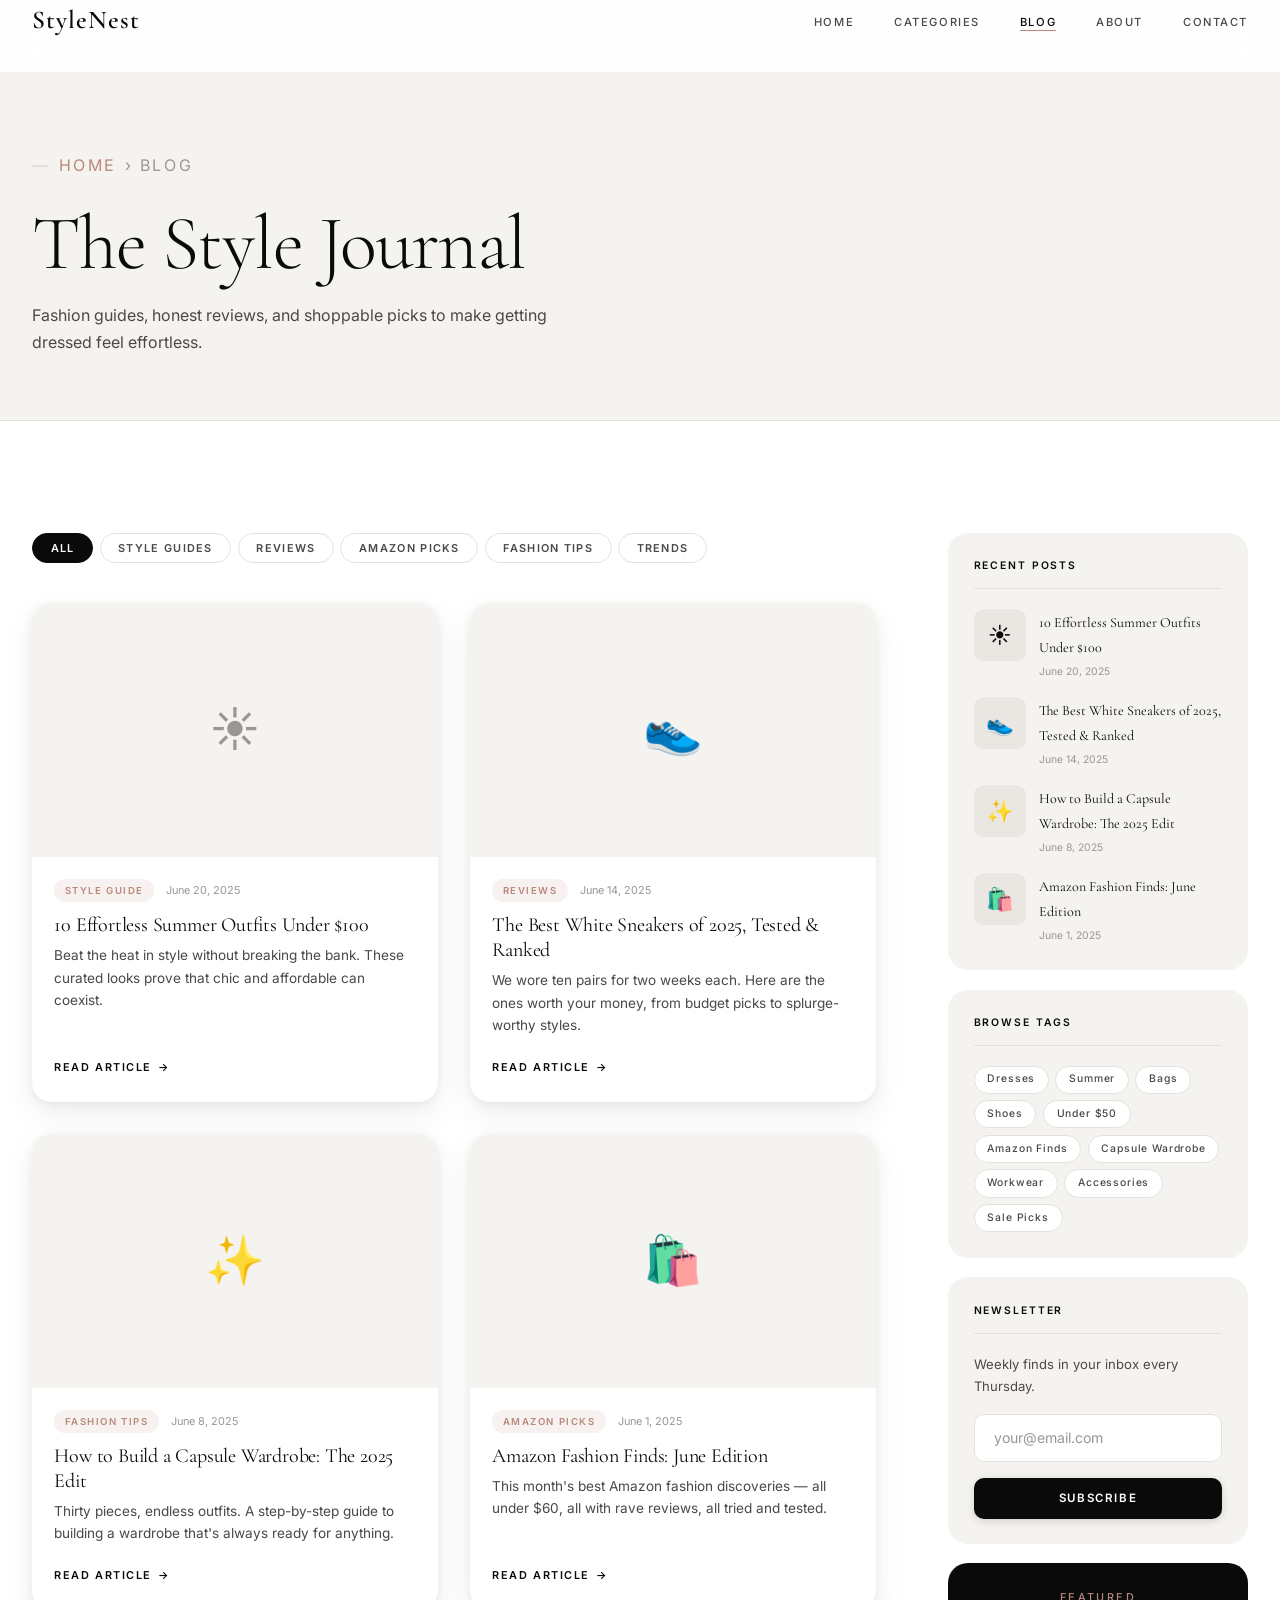
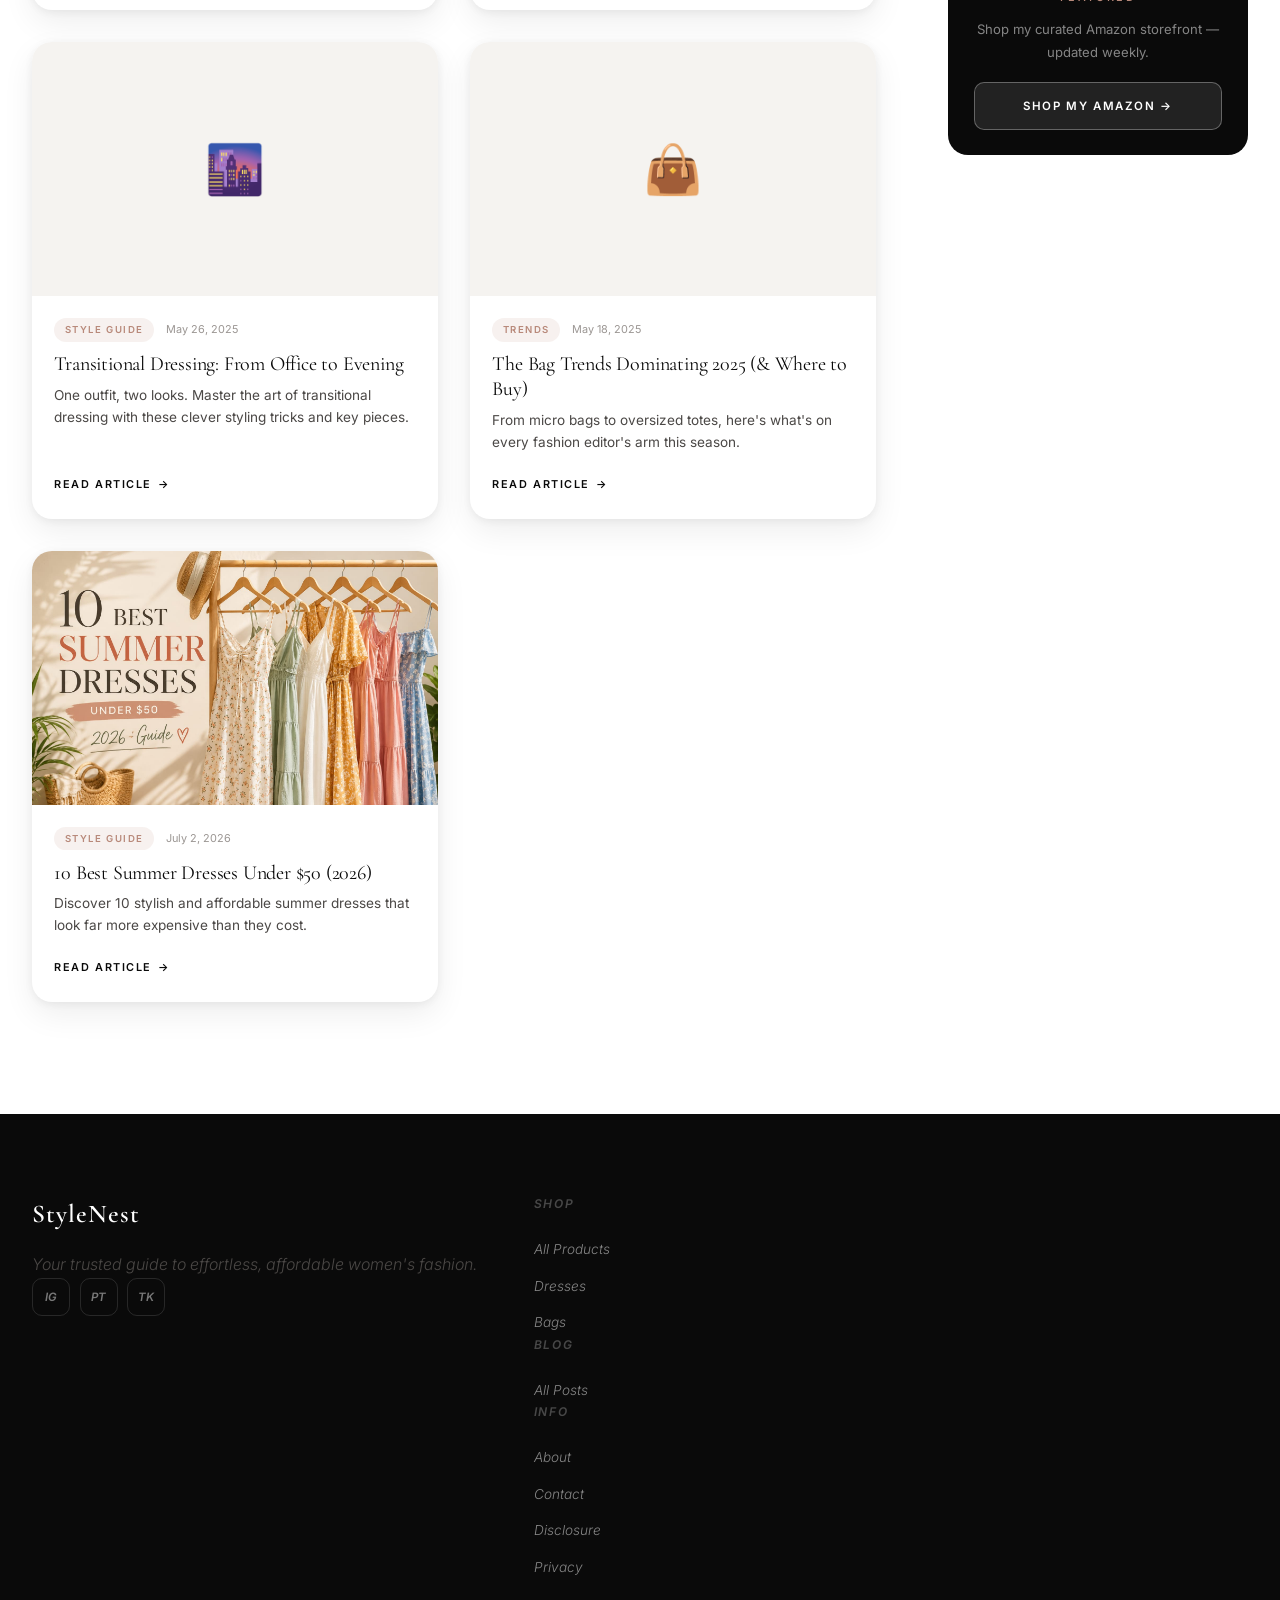
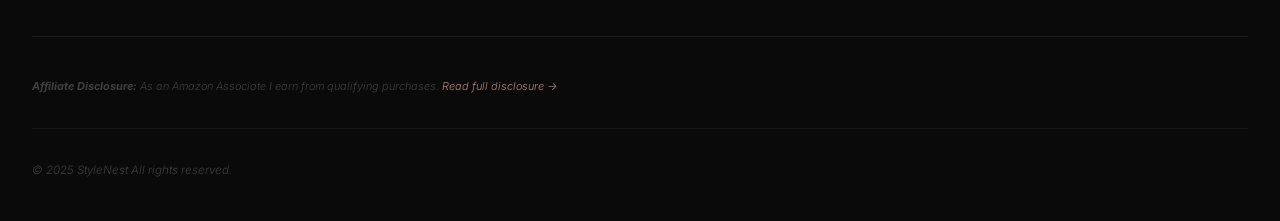
<file: blog.html>
<!DOCTYPE html>
<html lang="en">
<head>
  <meta charset="UTF-8">
  <meta name="viewport" content="width=device-width, initial-scale=1.0">
  <title>Blog — Style Guides & Fashion Reviews | StyleNest</title>
  <meta name="description" content="Honest fashion reviews, curated style guides, and Amazon picks to help you dress with confidence and intention.">
  <link rel="canonical" href="https://yourdomain.com/blog.html">
  <link rel="preconnect" href="https://fonts.googleapis.com">
  <link rel="preconnect" href="https://fonts.gstatic.com" crossorigin>
  <link href="https://fonts.googleapis.com/css2?family=Cormorant+Garamond:ital,wght@0,300;0,400;0,600;1,300;1,400&family=Inter:wght@300;400;500;600&display=swap" rel="stylesheet">
  <link rel="stylesheet" href="css/style.css">
</head>
<body data-page="blog">

  <nav class="nav">
    <div class="container">
      <div class="nav__inner">
        <a class="nav__logo" href="index.html"><span>Style</span>Nest</a>
        <ul class="nav__links">
          <li><a href="index.html">Home</a></li>
          <li><a href="categories.html">Categories</a></li>
          <li><a href="blog.html">Blog</a></li>
          <li><a href="about.html">About</a></li>
          <li><a href="contact.html">Contact</a></li>
        </ul>
        <button class="nav__toggle" aria-label="Toggle menu" aria-expanded="false">
          <span></span><span></span><span></span>
        </button>
      </div>
    </div>
  </nav>

  <main>

    <div class="page-hero">
      <div class="container">
        <p class="page-hero__breadcrumb"><a href="index.html">Home</a> › Blog</p>
        <h1>The Style Journal</h1>
        <p>Fashion guides, honest reviews, and shoppable picks to make getting dressed feel effortless.</p>
      </div>
    </div>

    <section class="section">
      <div class="container">
        <div class="blog-layout">

          <!-- Main column -->
          <div>
            <div class="blog-filter" role="group" aria-label="Filter by category">
              <button class="filter-btn active" data-tag="all">All</button>
              <button class="filter-btn" data-tag="Style Guide">Style Guides</button>
              <button class="filter-btn" data-tag="Reviews">Reviews</button>
              <button class="filter-btn" data-tag="Amazon Picks">Amazon Picks</button>
              <button class="filter-btn" data-tag="Fashion Tips">Fashion Tips</button>
              <button class="filter-btn" data-tag="Trends">Trends</button>
            </div>
            <div class="blog__grid" id="all-blog-posts" aria-live="polite"></div>
          </div>

          <!-- Sidebar -->
          <aside class="sidebar">
            <div class="sidebar__block">
              <h4>Recent Posts</h4>
              <div class="sidebar__recent" id="sidebar-recent"></div>
            </div>

            <div class="sidebar__block">
              <h4>Browse Tags</h4>
              <div class="sidebar__tags">
                <span class="sidebar__tag">Dresses</span>
                <span class="sidebar__tag">Summer</span>
                <span class="sidebar__tag">Bags</span>
                <span class="sidebar__tag">Shoes</span>
                <span class="sidebar__tag">Under $50</span>
                <span class="sidebar__tag">Amazon Finds</span>
                <span class="sidebar__tag">Capsule Wardrobe</span>
                <span class="sidebar__tag">Workwear</span>
                <span class="sidebar__tag">Accessories</span>
                <span class="sidebar__tag">Sale Picks</span>
              </div>
            </div>

            <div class="sidebar__block">
              <h4>Newsletter</h4>
              <p style="font-size:0.82rem;margin-bottom:1rem;color:var(--text-mid)">Weekly finds in your inbox every Thursday.</p>
              <form class="newsletter__form" novalidate style="gap:0.5rem">
                <input class="newsletter__input" type="email" placeholder="your@email.com" required style="margin-bottom:0.5rem">
                <button type="submit" class="btn btn--primary" style="width:100%;justify-content:center">Subscribe</button>
              </form>
            </div>

            <div class="sidebar__block" style="background:var(--near-black);text-align:center">
              <span class="eyebrow" style="color:var(--accent);display:block;margin-bottom:0.75rem">Featured</span>
              <p style="font-size:0.82rem;color:rgba(255,255,255,0.5);margin-bottom:1.2rem">Shop my curated Amazon storefront — updated weekly.</p>
              <a href="https://www.amazon.com/shop/YOURHANDLE?tag=YOURTAG-20"
                 class="btn btn--ghost"
                 style="width:100%;justify-content:center"
                 target="_blank" rel="noopener nofollow">
                Shop My Amazon →
              </a>
            </div>
          </aside>
        </div>
      </div>
    </section>

  </main>

  <footer class="footer">
    <div class="container">
      <div class="footer__grid">
        <div class="footer__brand">
          <a class="nav__logo" href="index.html">StyleNest <em style="font-style:italic;color:var(--accent);font-weight:300"></a>
          <p>Your trusted guide to effortless, affordable women's fashion.</p>
          <div class="footer__social">
            <a href="#" aria-label="Instagram">IG</a>
            <a href="#" aria-label="Pinterest">PT</a>
            <a href="#" aria-label="TikTok">TK</a>
          </div>
        </div>
        <div class="footer__col"><h4>Shop</h4><ul>
          <li><a href="categories.html">All Products</a></li>
          <li><a href="categories.html?cat=dresses">Dresses</a></li>
          <li><a href="categories.html?cat=bags">Bags</a></li>
        </ul></div>
        <div class="footer__col"><h4>Blog</h4><ul>
          <li><a href="blog.html">All Posts</a></li>
        </ul></div>
        <div class="footer__col"><h4>Info</h4><ul>
          <li><a href="about.html">About</a></li>
          <li><a href="contact.html">Contact</a></li>
          <li><a href="affiliate-disclosure.html">Disclosure</a></li>
          <li><a href="privacy-policy.html">Privacy</a></li>
        </ul></div>
      </div>
      <div class="footer__disclosure">
        <strong>Affiliate Disclosure:</strong> As an Amazon Associate I earn from qualifying purchases.
        <a href="affiliate-disclosure.html">Read full disclosure →</a>
      </div>
      <div class="footer__bottom">
        <p>© 2025 StyleNest All rights reserved.</p>
      </div>
    </div>
  </footer>

  <button class="scroll-top" aria-label="Scroll to top">↑</button>
  <script src="js/main.js"></script>
  <script>
    document.addEventListener('DOMContentLoaded', () => {
      const sidebar = document.getElementById('sidebar-recent');
      if (!sidebar) return;
      BLOG_POSTS.slice(0, 4).forEach(post => {
        const item = document.createElement('div');
        item.className = 'sidebar__recent-item';
        item.innerHTML = `
          <div class="sidebar__recent-img">${post.emoji}</div>
          <div>
            <a class="sidebar__recent-title" href="${post.url}">${post.title}</a>
            <p class="sidebar__recent-date">${post.date}</p>
          </div>`;
        sidebar.appendChild(item);
      });
    });
  </script>
</body>
</html>
</file>
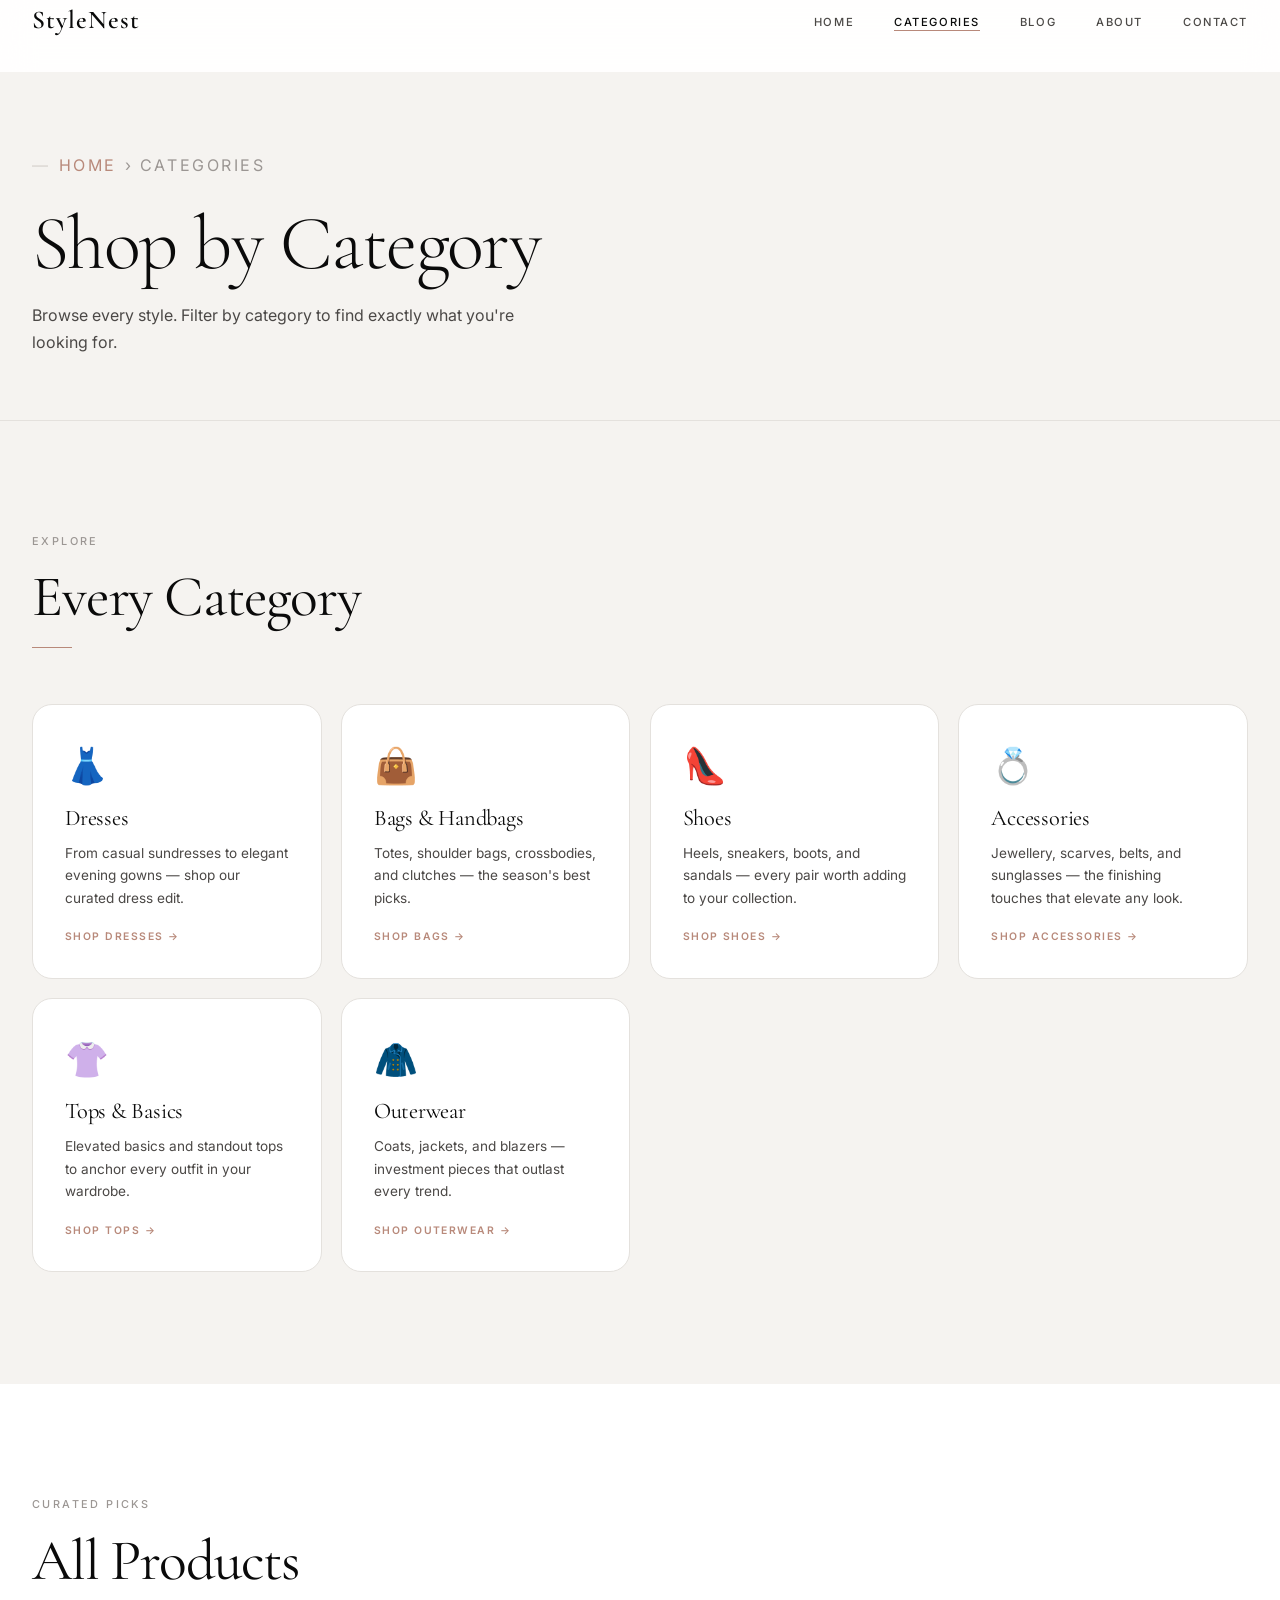
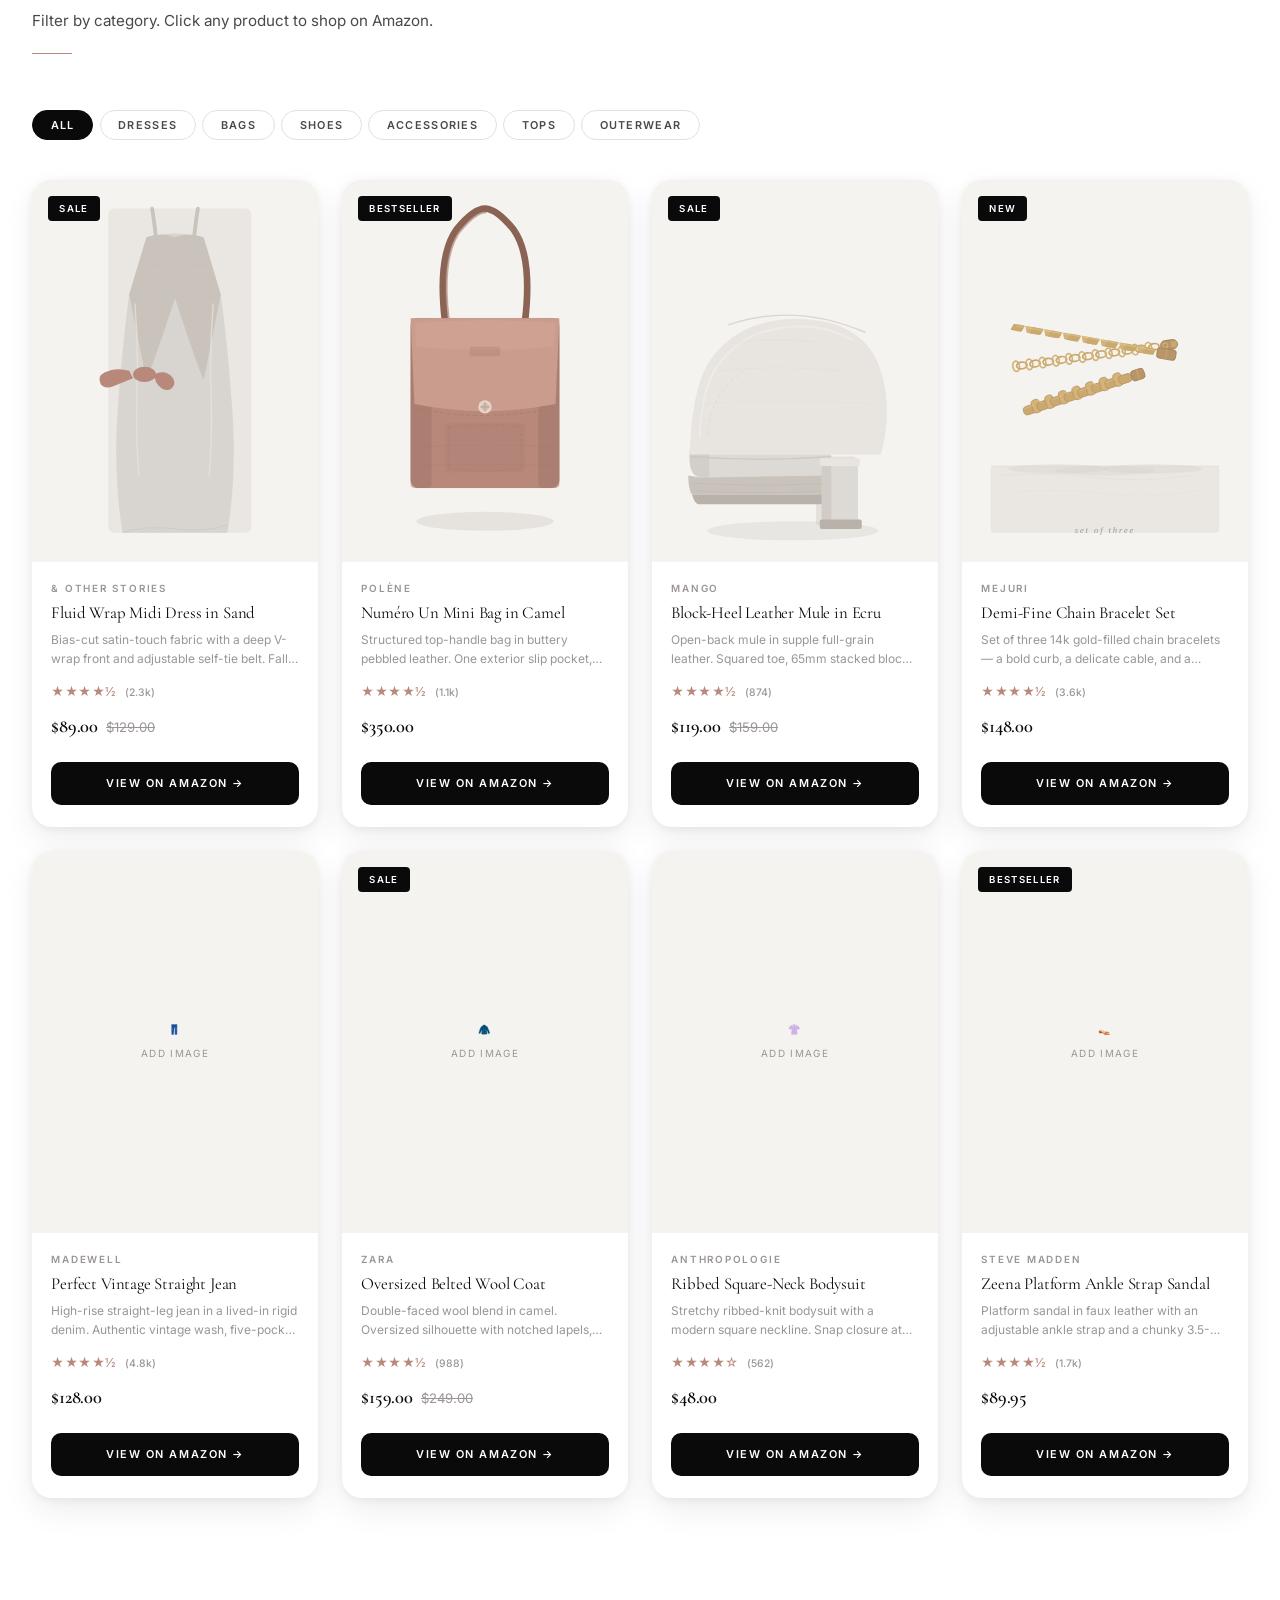
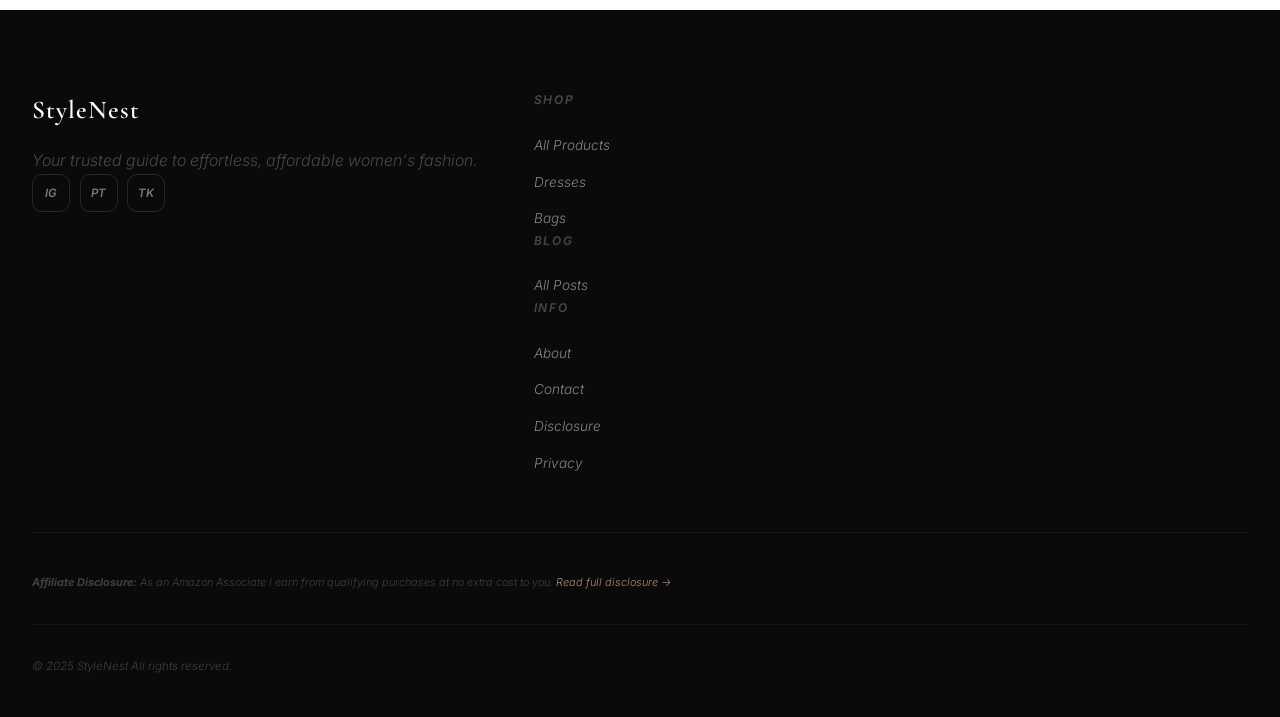
<file: categories.html>
<!DOCTYPE html>
<html lang="en">
<head>
  <meta charset="UTF-8">
  <meta name="viewport" content="width=device-width, initial-scale=1.0">
  <title>Shop by Category — Women's Fashion Picks | StyleNest</title>
  <meta name="description" content="Browse curated women's fashion picks by category. Dresses, bags, shoes, accessories, tops, and outerwear — all with affiliate links to Amazon.">
  <link rel="canonical" href="https://yourdomain.com/categories.html">
  <link rel="preconnect" href="https://fonts.googleapis.com">
  <link rel="preconnect" href="https://fonts.gstatic.com" crossorigin>
  <link href="https://fonts.googleapis.com/css2?family=Cormorant+Garamond:ital,wght@0,300;0,400;0,600;1,300;1,400&family=Inter:wght@300;400;500;600&display=swap" rel="stylesheet">
  <link rel="stylesheet" href="css/style.css">
</head>
<body data-page="categories">

  <nav class="nav">
    <div class="container">
      <div class="nav__inner">
        <a class="nav__logo" href="index.html"><span>Style</span>Nest</a>
        <ul class="nav__links">
          <li><a href="index.html">Home</a></li>
          <li><a href="categories.html">Categories</a></li>
          <li><a href="blog.html">Blog</a></li>
          <li><a href="about.html">About</a></li>
          <li><a href="contact.html">Contact</a></li>
        </ul>
        <button class="nav__toggle" aria-label="Toggle menu" aria-expanded="false">
          <span></span><span></span><span></span>
        </button>
      </div>
    </div>
  </nav>

  <main>

    <div class="page-hero">
      <div class="container">
        <p class="page-hero__breadcrumb"><a href="index.html">Home</a> › Categories</p>
        <h1>Shop by Category</h1>
        <p>Browse every style. Filter by category to find exactly what you're looking for.</p>
      </div>
    </div>

    <!-- Category overview cards -->
    <section class="section section--stone">
      <div class="container">
        <div class="section-header reveal">
          <span class="eyebrow">Explore</span>
          <h2>Every Category</h2>
          <span class="section-header__line"></span>
        </div>

        <div class="cat-full-grid">
          <div class="cat-full-card reveal reveal-delay-1" onclick="filterByCategory('dresses')" tabindex="0" role="button">
            <div class="cat-full-card__icon">👗</div>
            <h3>Dresses</h3>
            <p>From casual sundresses to elegant evening gowns — shop our curated dress edit.</p>
            <span class="cat-full-card__link">Shop Dresses →</span>
          </div>
          <div class="cat-full-card reveal reveal-delay-2" onclick="filterByCategory('bags')" tabindex="0" role="button">
            <div class="cat-full-card__icon">👜</div>
            <h3>Bags & Handbags</h3>
            <p>Totes, shoulder bags, crossbodies, and clutches — the season's best picks.</p>
            <span class="cat-full-card__link">Shop Bags →</span>
          </div>
          <div class="cat-full-card reveal reveal-delay-3" onclick="filterByCategory('shoes')" tabindex="0" role="button">
            <div class="cat-full-card__icon">👠</div>
            <h3>Shoes</h3>
            <p>Heels, sneakers, boots, and sandals — every pair worth adding to your collection.</p>
            <span class="cat-full-card__link">Shop Shoes →</span>
          </div>
          <div class="cat-full-card reveal reveal-delay-4" onclick="filterByCategory('accessories')" tabindex="0" role="button">
            <div class="cat-full-card__icon">💍</div>
            <h3>Accessories</h3>
            <p>Jewellery, scarves, belts, and sunglasses — the finishing touches that elevate any look.</p>
            <span class="cat-full-card__link">Shop Accessories →</span>
          </div>
          <div class="cat-full-card reveal reveal-delay-1" onclick="filterByCategory('tops')" tabindex="0" role="button">
            <div class="cat-full-card__icon">👚</div>
            <h3>Tops & Basics</h3>
            <p>Elevated basics and standout tops to anchor every outfit in your wardrobe.</p>
            <span class="cat-full-card__link">Shop Tops →</span>
          </div>
          <div class="cat-full-card reveal reveal-delay-2" onclick="filterByCategory('outerwear')" tabindex="0" role="button">
            <div class="cat-full-card__icon">🧥</div>
            <h3>Outerwear</h3>
            <p>Coats, jackets, and blazers — investment pieces that outlast every trend.</p>
            <span class="cat-full-card__link">Shop Outerwear →</span>
          </div>
        </div>
      </div>
    </section>

    <!-- Products with filter -->
    <section class="section" id="products-section" aria-labelledby="products-heading">
      <div class="container">
        <div class="section-header reveal">
          <span class="eyebrow">Curated Picks</span>
          <h2 id="products-heading">All Products</h2>
          <p>Filter by category. Click any product to shop on Amazon.</p>
          <span class="section-header__line"></span>
        </div>

        <div class="blog-filter" role="group" aria-label="Filter products">
          <button class="filter-btn active" data-filter="all">All</button>
          <button class="filter-btn" data-filter="dresses">Dresses</button>
          <button class="filter-btn" data-filter="bags">Bags</button>
          <button class="filter-btn" data-filter="shoes">Shoes</button>
          <button class="filter-btn" data-filter="accessories">Accessories</button>
          <button class="filter-btn" data-filter="tops">Tops</button>
          <button class="filter-btn" data-filter="outerwear">Outerwear</button>
        </div>

        <div class="products__grid" aria-live="polite"></div>
      </div>
    </section>

  </main>

  <footer class="footer">
    <div class="container">
      <div class="footer__grid">
        <div class="footer__brand">
          <a class="nav__logo" href="index.html">StyleNest <em style="font-style:italic;color:var(--accent);font-weight:300"></a>
          <p>Your trusted guide to effortless, affordable women's fashion.</p>
          <div class="footer__social">
            <a href="#" aria-label="Instagram">IG</a>
            <a href="#" aria-label="Pinterest">PT</a>
            <a href="#" aria-label="TikTok">TK</a>
          </div>
        </div>
        <div class="footer__col"><h4>Shop</h4><ul>
          <li><a href="categories.html">All Products</a></li>
          <li><a href="categories.html?cat=dresses">Dresses</a></li>
          <li><a href="categories.html?cat=bags">Bags</a></li>
        </ul></div>
        <div class="footer__col"><h4>Blog</h4><ul>
          <li><a href="blog.html">All Posts</a></li>
        </ul></div>
        <div class="footer__col"><h4>Info</h4><ul>
          <li><a href="about.html">About</a></li>
          <li><a href="contact.html">Contact</a></li>
          <li><a href="affiliate-disclosure.html">Disclosure</a></li>
          <li><a href="privacy-policy.html">Privacy</a></li>
        </ul></div>
      </div>
      <div class="footer__disclosure">
        <strong>Affiliate Disclosure:</strong> As an Amazon Associate I earn from qualifying purchases at no extra cost to you.
        <a href="affiliate-disclosure.html">Read full disclosure →</a>
      </div>
      <div class="footer__bottom">
        <p>© 2025 StyleNest All rights reserved.</p>
      </div>
    </div>
  </footer>

  <button class="scroll-top" aria-label="Scroll to top">↑</button>
  <script src="js/main.js"></script>
  <script>
    function filterByCategory(cat) {
      const btn = document.querySelector(`.filter-btn[data-filter="${cat}"]`);
      if (btn) {
        btn.click();
        document.getElementById('products-section').scrollIntoView({ behavior: 'smooth' });
      }
    }
    document.addEventListener('DOMContentLoaded', () => {
      const params = new URLSearchParams(location.search);
      const cat = params.get('cat');
      if (cat) filterByCategory(cat);
    });
  </script>
</body>
</html>
</file>
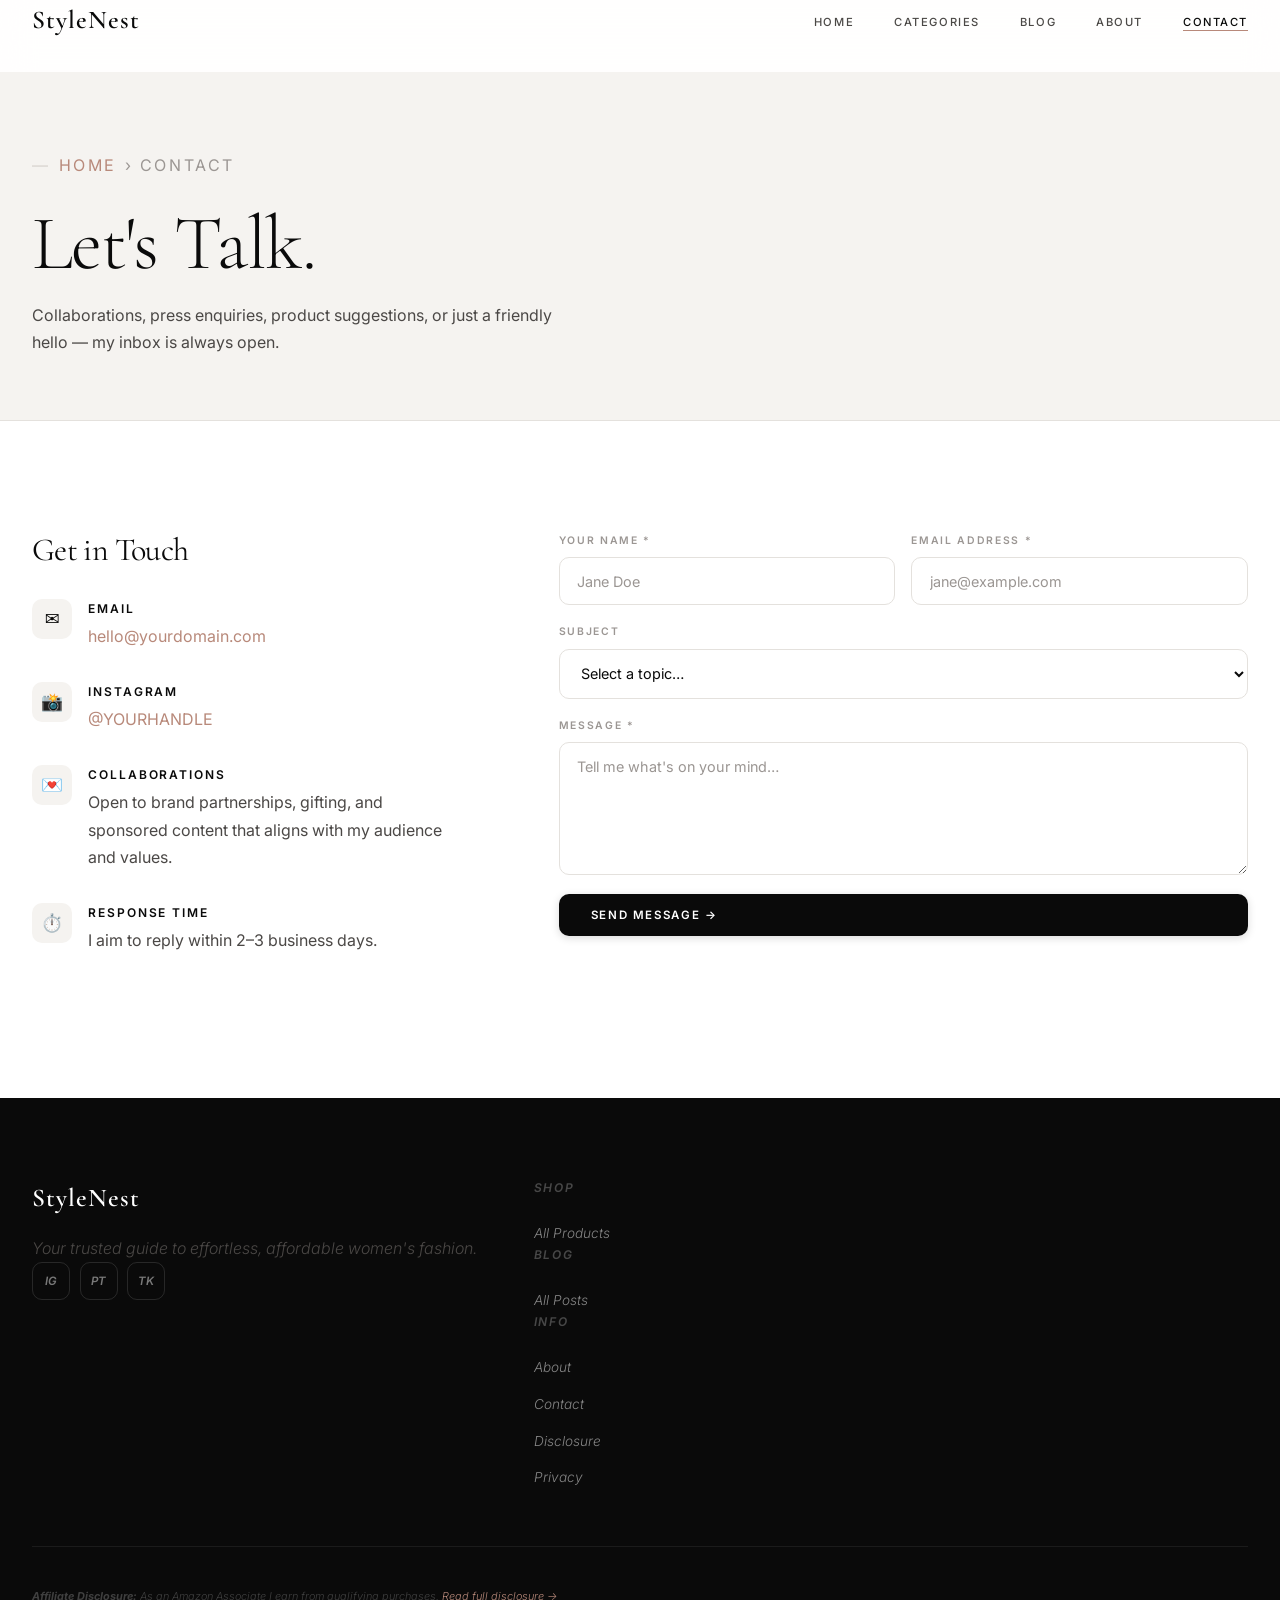
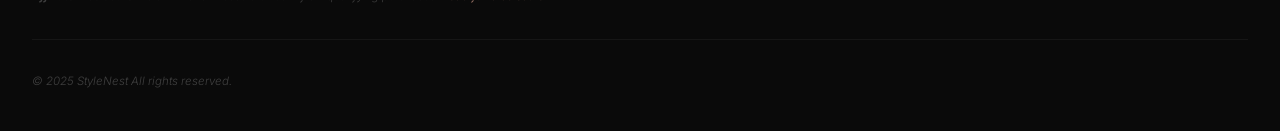
<file: contact.html>
<!DOCTYPE html>
<html lang="en">
<head>
  <meta charset="UTF-8">
  <meta name="viewport" content="width=device-width, initial-scale=1.0">
  <title>Contact — StyleNest Fashion Blog</title>
  <meta name="description" content="Get in touch with StyleNest for collaborations, press enquiries, or general questions.">
  <link rel="canonical" href="https://yourdomain.com/contact.html">
  <link rel="preconnect" href="https://fonts.googleapis.com">
  <link rel="preconnect" href="https://fonts.gstatic.com" crossorigin>
  <link href="https://fonts.googleapis.com/css2?family=Cormorant+Garamond:ital,wght@0,300;0,400;0,600;1,300;1,400&family=Inter:wght@300;400;500;600&display=swap" rel="stylesheet">
  <link rel="stylesheet" href="css/style.css">
</head>
<body data-page="contact">

  <nav class="nav">
    <div class="container">
      <div class="nav__inner">
        <a class="nav__logo" href="index.html"><span>Style</span>Nest</a>
        <ul class="nav__links">
          <li><a href="index.html">Home</a></li>
          <li><a href="categories.html">Categories</a></li>
          <li><a href="blog.html">Blog</a></li>
          <li><a href="about.html">About</a></li>
          <li><a href="contact.html">Contact</a></li>
        </ul>
        <button class="nav__toggle" aria-label="Toggle menu" aria-expanded="false">
          <span></span><span></span><span></span>
        </button>
      </div>
    </div>
  </nav>

  <main>

    <div class="page-hero">
      <div class="container">
        <p class="page-hero__breadcrumb"><a href="index.html">Home</a> › Contact</p>
        <h1>Let's Talk.</h1>
        <p>Collaborations, press enquiries, product suggestions, or just a friendly hello — my inbox is always open.</p>
      </div>
    </div>

    <section class="section">
      <div class="container">
        <div class="contact-grid">

          <div class="reveal">
            <h2 style="margin-bottom:2rem;font-size:2rem">Get in Touch</h2>

            <div class="contact-info__item">
              <span class="contact-info__icon">✉️</span>
              <div>
                <h4 style="margin-bottom:0.3rem">Email</h4>
                <p><a href="mailto:hello@yourdomain.com" style="color:var(--accent)">hello@yourdomain.com</a></p>
              </div>
            </div>
            <div class="contact-info__item">
              <span class="contact-info__icon">📸</span>
              <div>
                <h4 style="margin-bottom:0.3rem">Instagram</h4>
                <p><a href="https://instagram.com/YOURHANDLE" target="_blank" rel="noopener" style="color:var(--accent)">@YOURHANDLE</a></p>
              </div>
            </div>
            <div class="contact-info__item">
              <span class="contact-info__icon">💌</span>
              <div>
                <h4 style="margin-bottom:0.3rem">Collaborations</h4>
                <p>Open to brand partnerships, gifting, and sponsored content that aligns with my audience and values.</p>
              </div>
            </div>
            <div class="contact-info__item">
              <span class="contact-info__icon">⏱️</span>
              <div>
                <h4 style="margin-bottom:0.3rem">Response Time</h4>
                <p>I aim to reply within 2–3 business days.</p>
              </div>
            </div>
          </div>

          <div class="reveal reveal-delay-2">
            <!--
              ★ TO MAKE THIS FORM SEND EMAILS — use Formspree (free):
                1. Sign up at formspree.io
                2. Change the form action: action="https://formspree.io/f/YOURFORMID"
                3. Remove novalidate and the JS submit handler in main.js.
            -->
            <form class="contact-form" novalidate>
              <div class="form-row">
                <div class="form-group">
                  <label for="contact-name">Your Name *</label>
                  <input type="text" id="contact-name" name="name" placeholder="Jane Doe" required>
                </div>
                <div class="form-group">
                  <label for="contact-email">Email Address *</label>
                  <input type="email" id="contact-email" name="email" placeholder="jane@example.com" required>
                </div>
              </div>
              <div class="form-group">
                <label for="contact-subject">Subject</label>
                <select id="contact-subject" name="subject">
                  <option value="">Select a topic…</option>
                  <option value="collaboration">Brand Collaboration</option>
                  <option value="product-suggestion">Product Suggestion</option>
                  <option value="press">Press Enquiry</option>
                  <option value="general">General Question</option>
                  <option value="other">Other</option>
                </select>
              </div>
              <div class="form-group">
                <label for="contact-message">Message *</label>
                <textarea id="contact-message" name="message" rows="6" placeholder="Tell me what's on your mind…" required></textarea>
              </div>
              <button type="submit" class="btn btn--primary">Send Message →</button>
            </form>
          </div>
        </div>
      </div>
    </section>

  </main>

  <footer class="footer">
    <div class="container">
      <div class="footer__grid">
        <div class="footer__brand">
          <a class="nav__logo" href="index.html">StyleNest <em style="font-style:italic;color:var(--accent);font-weight:300"></a>
          <p>Your trusted guide to effortless, affordable women's fashion.</p>
          <div class="footer__social">
            <a href="#" aria-label="Instagram">IG</a>
            <a href="#" aria-label="Pinterest">PT</a>
            <a href="#" aria-label="TikTok">TK</a>
          </div>
        </div>
        <div class="footer__col"><h4>Shop</h4><ul>
          <li><a href="categories.html">All Products</a></li>
        </ul></div>
        <div class="footer__col"><h4>Blog</h4><ul>
          <li><a href="blog.html">All Posts</a></li>
        </ul></div>
        <div class="footer__col"><h4>Info</h4><ul>
          <li><a href="about.html">About</a></li>
          <li><a href="contact.html">Contact</a></li>
          <li><a href="affiliate-disclosure.html">Disclosure</a></li>
          <li><a href="privacy-policy.html">Privacy</a></li>
        </ul></div>
      </div>
      <div class="footer__disclosure">
        <strong>Affiliate Disclosure:</strong> As an Amazon Associate I earn from qualifying purchases.
        <a href="affiliate-disclosure.html">Read full disclosure →</a>
      </div>
      <div class="footer__bottom">
        <p>© 2025 StyleNest All rights reserved.</p>
      </div>
    </div>
  </footer>

  <button class="scroll-top" aria-label="Scroll to top">↑</button>
  <script src="js/main.js"></script>
</body>
</html>
</file>
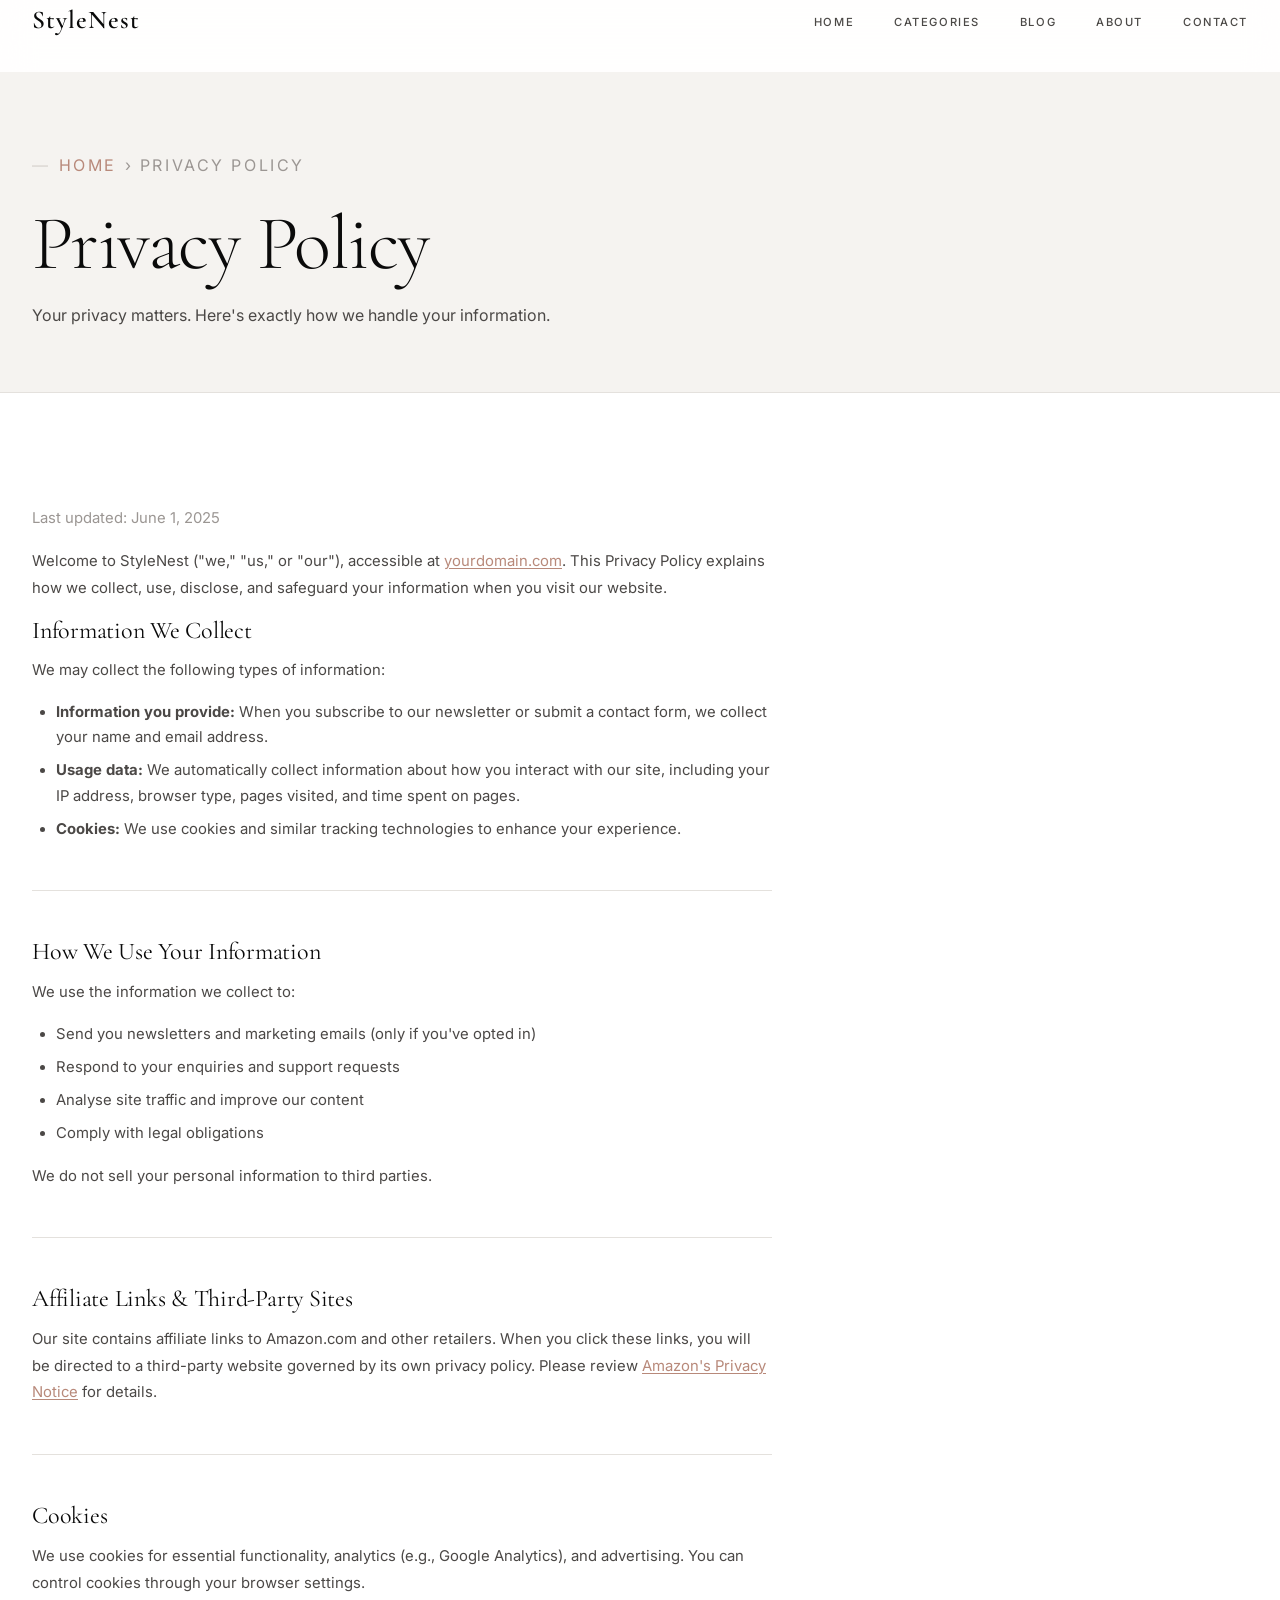
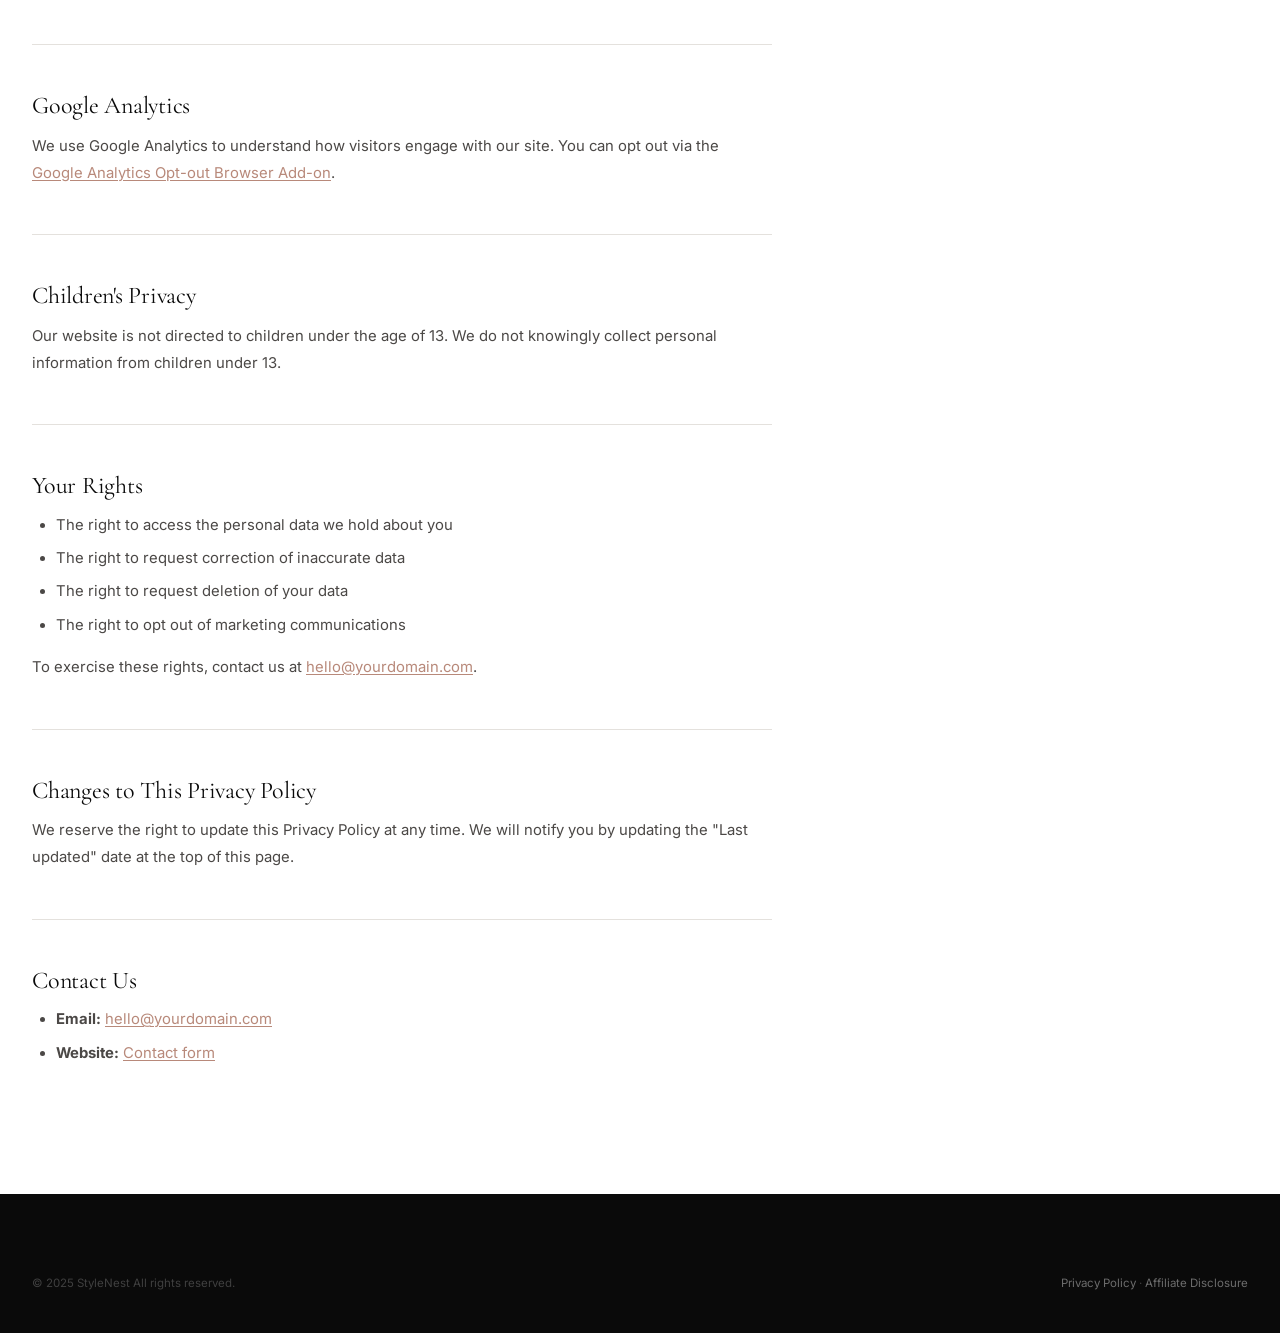
<file: privacy-policy.html>
<!DOCTYPE html>
<html lang="en">
<head>
  <meta charset="UTF-8">
  <meta name="viewport" content="width=device-width, initial-scale=1.0">
  <title>Privacy Policy — StyleNest</title>
  <meta name="description" content="Privacy Policy for StyleNest — how we collect, use, and protect your personal information.">
  <link rel="canonical" href="https://yourdomain.com/privacy-policy.html">
  <link rel="preconnect" href="https://fonts.googleapis.com">
  <link rel="preconnect" href="https://fonts.gstatic.com" crossorigin>
  <link href="https://fonts.googleapis.com/css2?family=Cormorant+Garamond:ital,wght@0,300;0,400;0,600;1,300;1,400&family=Inter:wght@300;400;500;600&display=swap" rel="stylesheet">
  <link rel="stylesheet" href="css/style.css">
</head>
<body data-page="legal">

  <nav class="nav">
    <div class="container">
      <div class="nav__inner">
        <a class="nav__logo" href="index.html"><span>Style</span>Nest</a>
        <ul class="nav__links">
          <li><a href="index.html">Home</a></li>
          <li><a href="categories.html">Categories</a></li>
          <li><a href="blog.html">Blog</a></li>
          <li><a href="about.html">About</a></li>
          <li><a href="contact.html">Contact</a></li>
        </ul>
        <button class="nav__toggle" aria-label="Toggle menu" aria-expanded="false">
          <span></span><span></span><span></span>
        </button>
      </div>
    </div>
  </nav>

  <main>
    <div class="page-hero">
      <div class="container">
        <p class="page-hero__breadcrumb"><a href="index.html">Home</a> › Privacy Policy</p>
        <h1>Privacy Policy</h1>
        <p>Your privacy matters. Here's exactly how we handle your information.</p>
      </div>
    </div>

    <section class="section">
      <div class="container">
        <div class="legal-content">
          <p class="legal-last-updated">Last updated: June 1, 2025</p>
          <p>Welcome to StyleNest ("we," "us," or "our"), accessible at <a href="https://yourdomain.com">yourdomain.com</a>. This Privacy Policy explains how we collect, use, disclose, and safeguard your information when you visit our website.</p>

          <h2>Information We Collect</h2>
          <p>We may collect the following types of information:</p>
          <ul>
            <li><strong>Information you provide:</strong> When you subscribe to our newsletter or submit a contact form, we collect your name and email address.</li>
            <li><strong>Usage data:</strong> We automatically collect information about how you interact with our site, including your IP address, browser type, pages visited, and time spent on pages.</li>
            <li><strong>Cookies:</strong> We use cookies and similar tracking technologies to enhance your experience.</li>
          </ul>

          <h2>How We Use Your Information</h2>
          <p>We use the information we collect to:</p>
          <ul>
            <li>Send you newsletters and marketing emails (only if you've opted in)</li>
            <li>Respond to your enquiries and support requests</li>
            <li>Analyse site traffic and improve our content</li>
            <li>Comply with legal obligations</li>
          </ul>
          <p>We do not sell your personal information to third parties.</p>

          <h2>Affiliate Links & Third-Party Sites</h2>
          <p>Our site contains affiliate links to Amazon.com and other retailers. When you click these links, you will be directed to a third-party website governed by its own privacy policy. Please review <a href="https://www.amazon.com/gp/help/customer/display.html?nodeId=468496" target="_blank" rel="noopener">Amazon's Privacy Notice</a> for details.</p>

          <h2>Cookies</h2>
          <p>We use cookies for essential functionality, analytics (e.g., Google Analytics), and advertising. You can control cookies through your browser settings.</p>

          <h2>Google Analytics</h2>
          <p>We use Google Analytics to understand how visitors engage with our site. You can opt out via the <a href="https://tools.google.com/dlpage/gaoptout" target="_blank" rel="noopener">Google Analytics Opt-out Browser Add-on</a>.</p>

          <h2>Children's Privacy</h2>
          <p>Our website is not directed to children under the age of 13. We do not knowingly collect personal information from children under 13.</p>

          <h2>Your Rights</h2>
          <ul>
            <li>The right to access the personal data we hold about you</li>
            <li>The right to request correction of inaccurate data</li>
            <li>The right to request deletion of your data</li>
            <li>The right to opt out of marketing communications</li>
          </ul>
          <p>To exercise these rights, contact us at <a href="mailto:hello@yourdomain.com">hello@yourdomain.com</a>.</p>

          <h2>Changes to This Privacy Policy</h2>
          <p>We reserve the right to update this Privacy Policy at any time. We will notify you by updating the "Last updated" date at the top of this page.</p>

          <h2>Contact Us</h2>
          <ul>
            <li><strong>Email:</strong> <a href="mailto:hello@yourdomain.com">hello@yourdomain.com</a></li>
            <li><strong>Website:</strong> <a href="contact.html">Contact form</a></li>
          </ul>
        </div>
      </div>
    </section>
  </main>

  <footer class="footer">
    <div class="container">
      <div class="footer__bottom" style="border-top:none;padding-top:0">
        <p>© 2025 StyleNest All rights reserved.</p>
        <p><a href="privacy-policy.html">Privacy Policy</a> · <a href="affiliate-disclosure.html">Affiliate Disclosure</a></p>
      </div>
    </div>
  </footer>

  <button class="scroll-top" aria-label="Scroll to top">↑</button>
  <script src="js/main.js"></script>
</body>
</html>
</file>
<file: css/style.css>
/* ============================================================
   STYLE.CSS — Elle & Co. — Luxury Redesign
   ============================================================
   HOW TO EDIT:
   - All brand colours are CSS variables at the top of :root.
   - --accent is the single brand colour — change it to restyle.
   - Fonts: Cormorant Garamond (display) + Inter (body)
   ============================================================ */

/* ── 1. DESIGN TOKENS ───────────────────────────────────────── */
:root {
  /* Palette */
  --white:        #FFFFFF;
  --near-black:   #0A0A0A;
  --stone:        #F5F3F0;
  --stone-mid:    #EAE7E3;
  --stone-dark:   #D8D4CF;
  --accent:       #B8897A;   /* single brand blush — edit to restyle */
  --accent-light: #DEC4BC;
  --text-primary: #0A0A0A;
  --text-mid:     #4B4846;
  --text-soft:    #9B9693;
  --border:       #E4E1DD;

  /* Type */
  --font-display: 'Cormorant Garamond', 'Didot', 'Bodoni MT', Georgia, serif;
  --font-body:    'Inter', system-ui, -apple-system, sans-serif;

  /* Layout */
  --max-w:     1280px;
  --nav-h:     72px;
  --radius-sm: 10px;
  --radius-md: 20px;
  --radius-lg: 28px;

  /* Shadows */
  --shadow-card:  0 2px 8px rgba(0,0,0,0.06), 0 12px 32px rgba(0,0,0,0.07);
  --shadow-hover: 0 4px 16px rgba(0,0,0,0.08), 0 24px 56px rgba(0,0,0,0.13);

  /* Easing */
  --ease-out: cubic-bezier(0.16, 1, 0.3, 1);
  --ease-in-out: cubic-bezier(0.4, 0, 0.2, 1);
}

/* ── 2. RESET ───────────────────────────────────────────────── */
*, *::before, *::after { box-sizing: border-box; margin: 0; padding: 0; }
html { scroll-behavior: smooth; font-size: 16px; }
body {
  font-family: var(--font-body);
  background: var(--white);
  color: var(--text-primary);
  line-height: 1.6;
  -webkit-font-smoothing: antialiased;
  -moz-osx-font-smoothing: grayscale;
  overflow-x: hidden;
}
img { display: block; max-width: 100%; height: auto; }
a   { color: inherit; text-decoration: none; }
ul  { list-style: none; }
button { cursor: pointer; border: none; background: none; font-family: inherit; }

/* ── 3. TYPOGRAPHY ──────────────────────────────────────────── */
h1, h2, h3 {
  font-family: var(--font-display);
  font-weight: 400; /* Cormorant is beautiful at regular weight */
  line-height: 1.08;
  letter-spacing: -0.02em;
}
h1 { font-size: clamp(3rem, 8vw, 6.5rem); }
h2 { font-size: clamp(2rem, 4.5vw, 3.8rem); }
h3 { font-size: clamp(1.3rem, 2.5vw, 1.9rem); }
h4 {
  font-family: var(--font-body);
  font-size: 0.75rem;
  font-weight: 600;
  letter-spacing: 0.16em;
  text-transform: uppercase;
}
p { color: var(--text-mid); line-height: 1.7; }

.eyebrow {
  font-family: var(--font-body);
  font-size: 0.68rem;
  font-weight: 500;
  letter-spacing: 0.22em;
  text-transform: uppercase;
  color: var(--text-soft);
}

/* ── 4. UTILITIES ───────────────────────────────────────────── */
.container { max-width: var(--max-w); margin: 0 auto; padding: 0 2rem; }
.section    { padding: 7rem 0; }
.section--stone { background: var(--stone); }
.section--dark  { background: var(--near-black); color: var(--white); }
.text-center { text-align: center; }

/* Section header */
.section-header { margin-bottom: 3.5rem; }
.section-header .eyebrow { margin-bottom: 1rem; display: block; }
.section-header h2 { margin-bottom: 1rem; }
.section-header p  { max-width: 440px; font-size: 0.95rem; }
.section-header.text-center p { margin: 0 auto; }

/* Divider line accent */
.section-header__line {
  display: block;
  width: 40px;
  height: 1px;
  background: var(--accent);
  margin: 1.2rem 0 0;
}
.section-header.text-center .section-header__line {
  margin: 1.2rem auto 0;
}

/* ── 5. BUTTONS ─────────────────────────────────────────────── */
.btn {
  display: inline-flex;
  align-items: center;
  gap: 0.5rem;
  padding: 0.85rem 2rem;
  font-family: var(--font-body);
  font-size: 0.72rem;
  font-weight: 600;
  letter-spacing: 0.14em;
  text-transform: uppercase;
  border-radius: var(--radius-sm);
  transition: transform 0.22s var(--ease-out),
              background 0.22s,
              color 0.22s,
              box-shadow 0.22s,
              border-color 0.22s;
  cursor: pointer;
  white-space: nowrap;
}
.btn:hover { transform: translateY(-2px); }
.btn:active { transform: translateY(0); }

.btn--primary {
  background: var(--near-black);
  color: var(--white);
  box-shadow: 0 2px 8px rgba(0,0,0,0.15);
}
.btn--primary:hover {
  background: var(--accent);
  box-shadow: 0 6px 20px rgba(184,137,122,0.35);
}

.btn--outline {
  background: transparent;
  color: var(--near-black);
  border: 1.5px solid var(--near-black);
}
.btn--outline:hover {
  background: var(--near-black);
  color: var(--white);
}

.btn--ghost {
  background: rgba(255,255,255,0.1);
  color: var(--white);
  border: 1.5px solid rgba(255,255,255,0.3);
  backdrop-filter: blur(8px);
}
.btn--ghost:hover {
  background: var(--white);
  color: var(--near-black);
  border-color: var(--white);
}

.btn--amazon {
  width: 100%;
  justify-content: center;
  background: var(--near-black);
  color: var(--white);
  padding: 0.8rem 1.2rem;
  font-size: 0.68rem;
  border-radius: var(--radius-sm);
}
.btn--amazon:hover {
  background: var(--accent);
  box-shadow: 0 4px 16px rgba(184,137,122,0.3);
}

/* ── 6. NAVIGATION ──────────────────────────────────────────── */
.nav {
  position: fixed;
  inset: 0 0 auto 0;
  z-index: 200;
  height: var(--nav-h);
  background: rgba(255,255,255,0.92);
  backdrop-filter: blur(16px) saturate(180%);
  -webkit-backdrop-filter: blur(16px) saturate(180%);
  border-bottom: 1px solid transparent;
  transition: border-color 0.3s, background 0.3s;
}
.nav.scrolled {
  border-bottom-color: var(--border);
  background: rgba(255,255,255,0.98);
}
.nav__inner {
  display: flex;
  align-items: center;
  justify-content: space-between;
  height: 100%;
}

/* Logo */
.nav__logo {
  font-family: var(--font-display);
  font-size: 1.6rem;
  font-weight: 600;
  letter-spacing: 0.04em;
  color: var(--near-black);
  flex-shrink: 0;
}
.nav__logo em {
  font-style: italic;
  font-weight: 300;
  color: var(--accent);
}

/* Links */
.nav__links {
  display: flex;
  align-items: center;
  gap: 2.5rem;
}
.nav__links a {
  font-size: 0.7rem;
  font-weight: 500;
  letter-spacing: 0.14em;
  text-transform: uppercase;
  color: var(--text-mid);
  position: relative;
  padding-bottom: 2px;
  transition: color 0.2s;
}
.nav__links a::after {
  content: '';
  position: absolute;
  bottom: 0; left: 0;
  width: 100%; height: 1px;
  background: var(--accent);
  transform: scaleX(0);
  transform-origin: left;
  transition: transform 0.3s var(--ease-out);
}
.nav__links a:hover,
.nav__links a.active { color: var(--near-black); }
.nav__links a:hover::after,
.nav__links a.active::after { transform: scaleX(1); }

/* Hamburger */
.nav__toggle {
  display: none;
  flex-direction: column;
  justify-content: center;
  gap: 5px;
  width: 36px; height: 36px;
}
.nav__toggle span {
  display: block;
  height: 1.5px;
  background: var(--near-black);
  transition: transform 0.3s var(--ease-in-out), opacity 0.3s, width 0.3s;
}
.nav__toggle span:nth-child(1) { width: 24px; }
.nav__toggle span:nth-child(2) { width: 16px; }
.nav__toggle span:nth-child(3) { width: 20px; }
.nav__toggle:hover span { width: 24px; }

@media (max-width: 768px) {
  .nav__toggle { display: flex; }
  .nav__links {
    position: fixed;
    inset: var(--nav-h) 0 0 0;
    background: var(--white);
    flex-direction: column;
    justify-content: center;
    align-items: center;
    gap: 2.8rem;
    transform: translateX(100%);
    transition: transform 0.4s var(--ease-out);
    z-index: 199;
  }
  .nav__links.open { transform: translateX(0); }
  .nav__links a {
    font-size: 0.9rem;
    letter-spacing: 0.2em;
  }
}

/* ── 7. HERO ─────────────────────────────────────────────────── */
/* Signature treatment: full viewport, image right,
   oversized type with italic weight contrast */
.hero {
  position: relative;
  min-height: 100svh;
  padding-top: var(--nav-h);
  display: grid;
  grid-template-columns: 52% 48%;
  overflow: hidden;
  background: var(--stone);
}

.hero__text-col {
  display: flex;
  flex-direction: column;
  justify-content: flex-end;
  padding: 5rem 3.5rem 5rem 2rem;
  position: relative;
  z-index: 2;
}
.hero__season {
  font-family: var(--font-body);
  font-size: 0.65rem;
  font-weight: 500;
  letter-spacing: 0.28em;
  text-transform: uppercase;
  color: var(--text-soft);
  margin-bottom: 2rem;
  display: flex;
  align-items: center;
  gap: 0.8rem;
}
.hero__season::before {
  content: '';
  display: block;
  width: 28px; height: 1px;
  background: var(--accent);
  flex-shrink: 0;
}

.hero__headline {
  font-family: var(--font-display);
  font-size: clamp(3.2rem, 7vw, 6.8rem);
  font-weight: 300;
  line-height: 1.0;
  letter-spacing: -0.03em;
  color: var(--near-black);
  margin-bottom: 2.5rem;
}
.hero__headline em {
  font-style: italic;
  font-weight: 300;
  color: var(--accent);
}

.hero__sub {
  font-size: 0.92rem;
  color: var(--text-mid);
  max-width: 360px;
  line-height: 1.75;
  margin-bottom: 2.5rem;
}

.hero__actions { display: flex; gap: 0.85rem; flex-wrap: wrap; }

/* Right column — image panel */
.hero__visual-col {
  position: relative;
  background: var(--stone-mid);
  overflow: hidden;
}
.hero__img {
  width: 100%; height: 100%;
  object-fit: cover;
  display: block;
}
.hero__placeholder {
  width: 100%; height: 100%;
  min-height: 100%;
  display: flex;
  flex-direction: column;
  align-items: center;
  justify-content: center;
  gap: 1rem;
  background: linear-gradient(160deg, var(--accent-light) 0%, var(--stone-mid) 50%, var(--stone-dark) 100%);
  color: var(--text-soft);
  text-align: center;
  padding: 2rem;
  font-size: 0.82rem;
  letter-spacing: 0.08em;
}
.hero__placeholder-icon {
  font-size: 4rem;
  opacity: 0.5;
}

/* Floating stat chip */
.hero__chip {
  position: absolute;
  bottom: 2.5rem;
  left: 2rem;
  background: var(--white);
  border-radius: var(--radius-md);
  padding: 1rem 1.4rem;
  display: flex;
  align-items: center;
  gap: 1rem;
  box-shadow: var(--shadow-card);
}
.hero__chip-num {
  font-family: var(--font-display);
  font-size: 1.6rem;
  font-weight: 600;
  color: var(--near-black);
  line-height: 1;
}
.hero__chip-label {
  font-size: 0.68rem;
  font-weight: 500;
  letter-spacing: 0.08em;
  color: var(--text-soft);
  text-transform: uppercase;
  line-height: 1.4;
  max-width: 80px;
}

/* Hero load animation */
@keyframes heroFadeUp {
  from { opacity: 0; transform: translateY(28px); }
  to   { opacity: 1; transform: translateY(0); }
}
.hero__season    { animation: heroFadeUp 0.7s var(--ease-out) 0.1s both; }
.hero__headline  { animation: heroFadeUp 0.8s var(--ease-out) 0.22s both; }
.hero__sub       { animation: heroFadeUp 0.8s var(--ease-out) 0.35s both; }
.hero__actions   { animation: heroFadeUp 0.8s var(--ease-out) 0.46s both; }
.hero__chip      { animation: heroFadeUp 0.7s var(--ease-out) 0.6s both; }

@media (prefers-reduced-motion: reduce) {
  .hero__season, .hero__headline, .hero__sub,
  .hero__actions, .hero__chip { animation: none; }
}

@media (max-width: 900px) {
  .hero {
    grid-template-columns: 1fr;
    min-height: auto;
  }
  .hero__visual-col { min-height: 65vw; order: -1; }
  .hero__text-col {
    padding: 2.5rem 1.5rem 3.5rem;
    justify-content: flex-start;
  }
  .hero__headline { font-size: clamp(2.8rem, 10vw, 4.5rem); }
}

/* ── 8. MARQUEE ─────────────────────────────────────────────── */
.marquee-strip {
  background: var(--near-black);
  padding: 0.85rem 0;
  overflow: hidden;
}
.marquee-track {
  display: flex;
  gap: 0;
  animation: marquee 28s linear infinite;
  width: max-content;
}
.marquee-track span {
  font-size: 0.65rem;
  font-weight: 500;
  letter-spacing: 0.22em;
  text-transform: uppercase;
  color: rgba(255,255,255,0.55);
  padding: 0 1.8rem;
  white-space: nowrap;
}
.marquee-track span.dot {
  color: var(--accent);
  padding: 0;
  letter-spacing: 0;
}
@keyframes marquee {
  from { transform: translateX(0); }
  to   { transform: translateX(-50%); }
}
@media (prefers-reduced-motion: reduce) { .marquee-track { animation: none; } }

/* ── 9. CATEGORIES GRID ─────────────────────────────────────── */
.categories__grid {
  display: grid;
  grid-template-columns: repeat(4, 1fr);
  gap: 1rem;
}
.cat-card {
  position: relative;
  overflow: hidden;
  border-radius: var(--radius-md);
  background: var(--stone-mid);
  aspect-ratio: 2/3;
  cursor: pointer;
  display: block;
}
.cat-card__placeholder {
  width: 100%; height: 100%;
  display: flex;
  align-items: center;
  justify-content: center;
  font-size: 3.5rem;
  transition: transform 0.6s var(--ease-out);
}
.cat-card__img {
  width: 100%; height: 100%;
  object-fit: cover;
  transition: transform 0.6s var(--ease-out);
}
.cat-card:hover .cat-card__img,
.cat-card:hover .cat-card__placeholder { transform: scale(1.05); }

.cat-card__overlay {
  position: absolute;
  inset: 0;
  background: linear-gradient(to top,
    rgba(10,10,10,0.78) 0%,
    rgba(10,10,10,0.1) 55%,
    transparent 100%);
  display: flex;
  align-items: flex-end;
  padding: 1.6rem;
  transition: background 0.4s;
}
.cat-card:hover .cat-card__overlay {
  background: linear-gradient(to top,
    rgba(10,10,10,0.88) 0%,
    rgba(10,10,10,0.2) 60%,
    transparent 100%);
}
.cat-card__label {
  font-family: var(--font-display);
  font-size: 1.4rem;
  font-weight: 400;
  color: var(--white);
  display: block;
  letter-spacing: -0.01em;
}
.cat-card__count {
  display: block;
  font-size: 0.65rem;
  font-weight: 500;
  letter-spacing: 0.14em;
  text-transform: uppercase;
  color: rgba(255,255,255,0.55);
  margin-top: 0.25rem;
}
/* Arrow that appears on hover */
.cat-card__arrow {
  position: absolute;
  top: 1.2rem; right: 1.2rem;
  width: 36px; height: 36px;
  background: var(--white);
  border-radius: 50%;
  display: flex;
  align-items: center;
  justify-content: center;
  font-size: 0.8rem;
  opacity: 0;
  transform: scale(0.7) rotate(-45deg);
  transition: opacity 0.3s var(--ease-out), transform 0.3s var(--ease-out);
}
.cat-card:hover .cat-card__arrow {
  opacity: 1;
  transform: scale(1) rotate(0deg);
}

@media (max-width: 768px) {
  .categories__grid { grid-template-columns: repeat(2, 1fr); gap: 0.75rem; }
}

/* ── 10. PRODUCT CARDS ──────────────────────────────────────── */
.products__grid {
  display: grid;
  grid-template-columns: repeat(auto-fill, minmax(250px, 1fr));
  gap: 1.5rem;
}
.product-card {
  background: var(--white);
  border-radius: var(--radius-md);
  overflow: hidden;
  display: flex;
  flex-direction: column;
  box-shadow: var(--shadow-card);
  transition: box-shadow 0.35s var(--ease-out), transform 0.35s var(--ease-out);
}
.product-card:hover {
  box-shadow: var(--shadow-hover);
  transform: translateY(-6px);
}

.product-card__img-wrap {
  position: relative;
  background: var(--stone);
  aspect-ratio: 3/4;
  overflow: hidden;
}
.product-card__img {
  width: 100%; height: 100%;
  object-fit: cover;
  transition: transform 0.55s var(--ease-out);
}
.product-card:hover .product-card__img { transform: scale(1.06); }

.product-card__img-placeholder {
  width: 100%; height: 100%;
  display: flex;
  flex-direction: column;
  align-items: center;
  justify-content: center;
  gap: 0.5rem;
  color: var(--text-soft);
  font-size: 2.8rem;
  transition: transform 0.55s var(--ease-out);
}
.product-card:hover .product-card__img-placeholder { transform: scale(1.04); }

.product-card__img-placeholder span {
  font-family: var(--font-body);
  font-size: 0.62rem;
  letter-spacing: 0.14em;
  text-transform: uppercase;
  color: var(--text-soft);
}

/* Badge */
.product-card__badge {
  position: absolute;
  top: 1rem; left: 1rem;
  background: var(--near-black);
  color: var(--white);
  font-size: 0.6rem;
  font-weight: 600;
  letter-spacing: 0.14em;
  text-transform: uppercase;
  padding: 0.3rem 0.7rem;
  border-radius: 4px;
}
/* Wishlist pill — appears on hover */
.product-card__wish {
  position: absolute;
  top: 1rem; right: 1rem;
  width: 34px; height: 34px;
  background: var(--white);
  border-radius: 50%;
  display: flex;
  align-items: center;
  justify-content: center;
  font-size: 0.9rem;
  box-shadow: 0 2px 8px rgba(0,0,0,0.1);
  opacity: 0;
  transform: translateY(-4px);
  transition: opacity 0.25s, transform 0.25s;
  cursor: pointer;
}
.product-card:hover .product-card__wish { opacity: 1; transform: translateY(0); }

/* Body */
.product-card__body {
  padding: 1.2rem 1.2rem 1.4rem;
  display: flex;
  flex-direction: column;
  gap: 0.35rem;
  flex: 1;
}
.product-card__brand {
  font-size: 0.62rem;
  font-weight: 600;
  letter-spacing: 0.18em;
  text-transform: uppercase;
  color: var(--text-soft);
}
.product-card__title {
  font-family: var(--font-display);
  font-size: 1.05rem;
  font-weight: 400;
  line-height: 1.3;
  color: var(--text-primary);
  letter-spacing: -0.01em;
}
.product-card__stars {
  font-size: 0.78rem;
  color: var(--accent);
  letter-spacing: 0.04em;
}
.product-card__rating-count {
  font-size: 0.65rem;
  color: var(--text-soft);
  margin-left: 0.3rem;
  font-weight: 500;
}
.product-card__price-row {
  display: flex;
  align-items: baseline;
  gap: 0.5rem;
  margin-top: 0.2rem;
}
.product-card__price {
  font-family: var(--font-display);
  font-size: 1.15rem;
  font-weight: 600;
  color: var(--text-primary);
  letter-spacing: -0.01em;
}
.product-card__original {
  font-size: 0.82rem;
  color: var(--text-soft);
  text-decoration: line-through;
}
.product-card__cta { margin-top: auto; padding-top: 0.9rem; }

/* ── 11. BLOG CARDS ─────────────────────────────────────────── */
.blog__grid {
  display: grid;
  grid-template-columns: repeat(auto-fill, minmax(300px, 1fr));
  gap: 2rem;
}
.blog-card {
  display: flex;
  flex-direction: column;
  border-radius: var(--radius-md);
  overflow: hidden;
  background: var(--white);
  box-shadow: var(--shadow-card);
  transition: transform 0.35s var(--ease-out), box-shadow 0.35s var(--ease-out);
}
.blog-card:hover {
  transform: translateY(-5px);
  box-shadow: var(--shadow-hover);
}
.blog-card__img-wrap {
  aspect-ratio: 16/10;
  overflow: hidden;
  background: var(--stone);
  flex-shrink: 0;
}
.blog-card__img {
  width: 100%; height: 100%;
  object-fit: cover;
  transition: transform 0.55s var(--ease-out);
}
.blog-card:hover .blog-card__img { transform: scale(1.05); }
.blog-card__img-placeholder {
  width: 100%; height: 100%;
  display: flex;
  align-items: center;
  justify-content: center;
  font-size: 3rem;
  color: var(--text-soft);
  transition: transform 0.55s var(--ease-out);
}
.blog-card:hover .blog-card__img-placeholder { transform: scale(1.04); }

.blog-card__body { padding: 1.4rem 1.4rem 1.6rem; display: flex; flex-direction: column; gap: 0.4rem; flex: 1; }
.blog-card__meta { display: flex; align-items: center; gap: 0.75rem; margin-bottom: 0.25rem; }
.blog-card__tag {
  font-size: 0.6rem;
  font-weight: 600;
  letter-spacing: 0.16em;
  text-transform: uppercase;
  color: var(--accent);
  background: color-mix(in srgb, var(--accent) 12%, transparent);
  padding: 0.25rem 0.65rem;
  border-radius: 100px;
}
.blog-card__date { font-size: 0.68rem; color: var(--text-soft); }
.blog-card__title {
  font-family: var(--font-display);
  font-size: 1.25rem;
  font-weight: 400;
  line-height: 1.25;
  color: var(--text-primary);
  letter-spacing: -0.01em;
  transition: color 0.2s;
}
.blog-card:hover .blog-card__title { color: var(--accent); }
.blog-card__excerpt { font-size: 0.85rem; color: var(--text-mid); line-height: 1.65; flex: 1; }
.blog-card__read-more {
  margin-top: 1rem;
  font-size: 0.68rem;
  font-weight: 600;
  letter-spacing: 0.14em;
  text-transform: uppercase;
  color: var(--near-black);
  display: inline-flex;
  align-items: center;
  gap: 0.4rem;
  transition: color 0.2s, gap 0.2s;
}
.blog-card__read-more::after { content: '→'; }
.blog-card:hover .blog-card__read-more { color: var(--accent); gap: 0.65rem; }

/* ── 12. NEWSLETTER ─────────────────────────────────────────── */
.newsletter { background: var(--stone); }
.newsletter__inner {
  display: grid;
  grid-template-columns: 1fr 1fr;
  gap: 5rem;
  align-items: center;
}
.newsletter__form { display: flex; flex-direction: column; gap: 0.75rem; }
.newsletter__row  { display: flex; gap: 0.5rem; }
.newsletter__input {
  flex: 1;
  padding: 0.9rem 1.2rem;
  border: 1.5px solid var(--border);
  border-radius: var(--radius-sm);
  background: var(--white);
  font-family: var(--font-body);
  font-size: 0.88rem;
  color: var(--text-primary);
  outline: none;
  transition: border-color 0.2s, box-shadow 0.2s;
}
.newsletter__input::placeholder { color: var(--text-soft); }
.newsletter__input:focus {
  border-color: var(--accent);
  box-shadow: 0 0 0 3px color-mix(in srgb, var(--accent) 15%, transparent);
}
.newsletter__note { font-size: 0.7rem; color: var(--text-soft); }

@media (max-width: 768px) {
  .newsletter__inner { grid-template-columns: 1fr; gap: 2.5rem; }
  .newsletter__row   { flex-direction: column; }
}

/* ── 13. EDITORIAL STRIP ────────────────────────────────────── */
.editorial-strip {
  background: var(--near-black);
  padding: 8rem 0;
  position: relative;
  overflow: hidden;
}
.editorial-strip::before {
  content: '';
  position: absolute;
  inset: 0;
  background: radial-gradient(ellipse 60% 70% at 70% 50%, rgba(184,137,122,0.12) 0%, transparent 70%);
  pointer-events: none;
}
.editorial-strip__inner {
  position: relative;
  max-width: 780px;
  margin: 0 auto;
  text-align: center;
  padding: 0 2rem;
}
.editorial-strip .eyebrow { color: var(--accent); margin-bottom: 1.5rem; display: block; }
.editorial-strip h2 {
  color: var(--white);
  font-size: clamp(2.2rem, 5vw, 4rem);
  line-height: 1.1;
  margin-bottom: 1.5rem;
}
.editorial-strip p { color: rgba(255,255,255,0.5); font-size: 0.95rem; max-width: 460px; margin: 0 auto 2.5rem; }

/* ── 14. FOOTER ─────────────────────────────────────────────── */
.footer { background: var(--near-black); color: var(--white); padding: 5rem 0 2.5rem; }
.footer__grid {
  display: grid;
  grid-template-columns: 2.2fr 1fr 1fr 1fr;
  gap: 3rem;
  padding-bottom: 3.5rem;
  border-bottom: 1px solid rgba(255,255,255,0.07);
  margin-bottom: 2.5rem;
}
.footer__brand .nav__logo { color: var(--white); display: block; margin-bottom: 1rem; }
.footer__brand > p { font-size: 0.85rem; color: rgba(255,255,255,0.38); line-height: 1.75; margin-bottom: 1.8rem; }
.footer__social { display: flex; gap: 0.6rem; }
.footer__social a {
  width: 38px; height: 38px;
  border: 1px solid rgba(255,255,255,0.12);
  border-radius: var(--radius-sm);
  display: flex;
  align-items: center;
  justify-content: center;
  font-size: 0.72rem;
  font-weight: 600;
  color: rgba(255,255,255,0.45);
  letter-spacing: 0.04em;
  transition: border-color 0.2s, color 0.2s, background 0.2s;
}
.footer__social a:hover {
  border-color: var(--accent);
  color: var(--white);
  background: rgba(184,137,122,0.15);
}
.footer h4 { color: rgba(255,255,255,0.25); margin-bottom: 1.4rem; }
.footer__col ul { display: flex; flex-direction: column; gap: 0.7rem; }
.footer__col ul a {
  font-size: 0.85rem;
  color: rgba(255,255,255,0.5);
  transition: color 0.2s;
}
.footer__col ul a:hover { color: var(--white); }

.footer__disclosure {
  font-size: 0.68rem;
  color: rgba(255,255,255,0.22);
  line-height: 1.8;
  margin-bottom: 2rem;
  padding-bottom: 2rem;
  border-bottom: 1px solid rgba(255,255,255,0.05);
}
.footer__disclosure a { color: var(--accent); }
.footer__bottom {
  display: flex;
  justify-content: space-between;
  align-items: center;
  flex-wrap: wrap;
  gap: 1rem;
}
.footer__bottom p { font-size: 0.72rem; color: rgba(255,255,255,0.22); }
.footer__bottom a { color: rgba(255,255,255,0.4); transition: color 0.2s; }
.footer__bottom a:hover { color: var(--accent); }

@media (max-width: 900px) { .footer__grid { grid-template-columns: 1fr 1fr; } }
@media (max-width: 480px) { .footer__grid { grid-template-columns: 1fr; } }

/* ── 15. PAGE HERO (interior pages) ────────────────────────── */
.page-hero {
  padding: calc(var(--nav-h) + 5rem) 0 4rem;
  background: var(--stone);
  position: relative;
  overflow: hidden;
}
.page-hero::after {
  content: '';
  position: absolute;
  bottom: 0; left: 0; right: 0;
  height: 1px;
  background: var(--border);
}
.page-hero__breadcrumb {
  font-size: 0.65rem;
  letter-spacing: 0.16em;
  text-transform: uppercase;
  color: var(--text-soft);
  margin-bottom: 1.5rem;
  display: flex;
  align-items: center;
  gap: 0.5rem;
}
.page-hero__breadcrumb a { color: var(--accent); }
.page-hero__breadcrumb::before {
  content: '—';
  color: var(--stone-dark);
}
.page-hero h1 {
  font-size: clamp(2.5rem, 6vw, 5rem);
  margin-bottom: 1rem;
  font-weight: 300;
}
.page-hero > .container > p { font-size: 1rem; max-width: 520px; }

/* ── 16. BLOG PAGE ──────────────────────────────────────────── */
.blog-layout {
  display: grid;
  grid-template-columns: 1fr 300px;
  gap: 4.5rem;
  align-items: start;
}
.blog-filter {
  display: flex;
  gap: 0.4rem;
  flex-wrap: wrap;
  margin-bottom: 2.5rem;
}
.filter-btn {
  padding: 0.45rem 1.1rem;
  font-family: var(--font-body);
  font-size: 0.68rem;
  font-weight: 600;
  letter-spacing: 0.12em;
  text-transform: uppercase;
  border: 1.5px solid var(--border);
  border-radius: 100px;
  color: var(--text-mid);
  background: var(--white);
  transition: all 0.2s;
}
.filter-btn:hover,
.filter-btn.active {
  border-color: var(--near-black);
  background: var(--near-black);
  color: var(--white);
}

/* Sidebar */
.sidebar { position: sticky; top: calc(var(--nav-h) + 1.5rem); }
.sidebar__block {
  background: var(--stone);
  border-radius: var(--radius-md);
  padding: 1.6rem;
  margin-bottom: 1.2rem;
}
.sidebar__block h4 {
  color: var(--text-primary);
  margin-bottom: 1.2rem;
  padding-bottom: 0.85rem;
  border-bottom: 1px solid var(--border);
  font-size: 0.65rem;
  letter-spacing: 0.18em;
}
.sidebar__tags { display: flex; flex-wrap: wrap; gap: 0.4rem; }
.sidebar__tag {
  font-size: 0.65rem;
  font-weight: 500;
  letter-spacing: 0.08em;
  padding: 0.3rem 0.8rem;
  border: 1px solid var(--border);
  border-radius: 100px;
  color: var(--text-mid);
  cursor: pointer;
  transition: all 0.2s;
  background: var(--white);
}
.sidebar__tag:hover { border-color: var(--accent); color: var(--accent); }
.sidebar__recent { display: flex; flex-direction: column; gap: 1rem; }
.sidebar__recent-item { display: flex; gap: 0.85rem; align-items: flex-start; }
.sidebar__recent-img {
  width: 52px; height: 52px;
  background: var(--stone-mid);
  border-radius: var(--radius-sm);
  flex-shrink: 0;
  display: flex; align-items: center; justify-content: center;
  font-size: 1.4rem;
}
.sidebar__recent-title {
  font-family: var(--font-display);
  font-size: 0.88rem;
  line-height: 1.3;
  color: var(--text-primary);
}
.sidebar__recent-date { font-size: 0.65rem; color: var(--text-soft); margin-top: 0.2rem; }

@media (max-width: 960px) {
  .blog-layout { grid-template-columns: 1fr; }
  .sidebar { position: static; }
}

/* ── 17. CATEGORIES PAGE ────────────────────────────────────── */
.cat-full-grid {
  display: grid;
  grid-template-columns: repeat(auto-fill, minmax(280px, 1fr));
  gap: 1.2rem;
}
.cat-full-card {
  border-radius: var(--radius-md);
  border: 1px solid var(--border);
  padding: 2rem;
  display: flex;
  flex-direction: column;
  gap: 0.75rem;
  background: var(--white);
  transition: box-shadow 0.3s var(--ease-out), transform 0.3s var(--ease-out), border-color 0.3s;
  cursor: pointer;
}
.cat-full-card:hover {
  box-shadow: var(--shadow-hover);
  transform: translateY(-4px);
  border-color: transparent;
}
.cat-full-card__icon { font-size: 2.2rem; }
.cat-full-card h3 {
  font-size: 1.4rem;
  font-weight: 400;
  letter-spacing: -0.01em;
}
.cat-full-card p { font-size: 0.85rem; line-height: 1.65; }
.cat-full-card__link {
  margin-top: 0.5rem;
  font-size: 0.65rem;
  font-weight: 600;
  letter-spacing: 0.14em;
  text-transform: uppercase;
  color: var(--accent);
  display: inline-flex;
  align-items: center;
  gap: 0.35rem;
  transition: gap 0.2s;
}
.cat-full-card:hover .cat-full-card__link { gap: 0.6rem; }

/* ── 18. ABOUT PAGE ─────────────────────────────────────────── */
.about-grid {
  display: grid;
  grid-template-columns: 1fr 1fr;
  gap: 6rem;
  align-items: center;
}
.about-img-wrap {
  background: var(--stone);
  aspect-ratio: 4/5;
  border-radius: var(--radius-lg);
  overflow: hidden;
  display: flex;
  align-items: center;
  justify-content: center;
  font-size: 6rem;
}
.about-values { margin-top: 3rem; }
.about-values h3 { margin-bottom: 1.8rem; font-size: 1.6rem; }
.value-list { display: flex; flex-direction: column; gap: 1.4rem; }
.value-item { display: flex; gap: 1.1rem; align-items: flex-start; }
.value-icon {
  font-size: 1.2rem;
  flex-shrink: 0;
  margin-top: 0.1rem;
  width: 36px; height: 36px;
  background: color-mix(in srgb, var(--accent) 12%, transparent);
  border-radius: var(--radius-sm);
  display: flex; align-items: center; justify-content: center;
}
.value-item h4 { font-size: 0.75rem; margin-bottom: 0.2rem; letter-spacing: 0.12em; }
.value-item p  { font-size: 0.85rem; }

@media (max-width: 768px) {
  .about-grid { grid-template-columns: 1fr; gap: 3rem; }
}

/* ── 19. CONTACT PAGE ───────────────────────────────────────── */
.contact-grid {
  display: grid;
  grid-template-columns: 1fr 1.6fr;
  gap: 6rem;
}
.contact-info__item {
  display: flex;
  gap: 1rem;
  margin-bottom: 2rem;
  align-items: flex-start;
}
.contact-info__icon {
  font-size: 1.1rem;
  flex-shrink: 0;
  width: 40px; height: 40px;
  background: var(--stone);
  border-radius: var(--radius-sm);
  display: flex; align-items: center; justify-content: center;
}

.contact-form { display: flex; flex-direction: column; gap: 1.2rem; }
.form-row { display: grid; grid-template-columns: 1fr 1fr; gap: 1rem; }
.form-group { display: flex; flex-direction: column; gap: 0.5rem; }
.form-group label {
  font-size: 0.65rem;
  font-weight: 600;
  letter-spacing: 0.16em;
  text-transform: uppercase;
  color: var(--text-soft);
}
.form-group input,
.form-group select,
.form-group textarea {
  padding: 0.9rem 1.1rem;
  border: 1.5px solid var(--border);
  border-radius: var(--radius-sm);
  background: var(--white);
  font-family: var(--font-body);
  font-size: 0.9rem;
  color: var(--text-primary);
  outline: none;
  transition: border-color 0.2s, box-shadow 0.2s;
  resize: vertical;
}
.form-group input::placeholder,
.form-group textarea::placeholder { color: var(--text-soft); }
.form-group input:focus,
.form-group select:focus,
.form-group textarea:focus {
  border-color: var(--accent);
  box-shadow: 0 0 0 3px color-mix(in srgb, var(--accent) 15%, transparent);
}

@media (max-width: 900px) {
  .contact-grid { grid-template-columns: 1fr; gap: 3.5rem; }
  .form-row { grid-template-columns: 1fr; }
}

/* ── 20. LEGAL PAGES ────────────────────────────────────────── */
.legal-content { max-width: 740px; }
.legal-content h2 {
  font-family: var(--font-display);
  font-size: 1.5rem;
  font-weight: 400;
  margin: 3rem 0 0.85rem;
  padding-top: 3rem;
  border-top: 1px solid var(--border);
  letter-spacing: -0.01em;
}
.legal-content h2:first-of-type { margin-top: 0; padding-top: 0; border-top: none; }
.legal-content p  { margin-bottom: 1rem; font-size: 0.93rem; line-height: 1.8; }
.legal-content ul { margin: 0.5rem 0 1rem 1.5rem; list-style: disc; }
.legal-content ul li { font-size: 0.93rem; color: var(--text-mid); margin-bottom: 0.5rem; line-height: 1.7; }
.legal-content a   { color: var(--accent); text-decoration: underline; text-underline-offset: 2px; }
.legal-last-updated { font-size: 0.72rem; color: var(--text-soft); margin-bottom: 2.5rem; }

/* ── 21. TOAST ──────────────────────────────────────────────── */
.toast {
  position: fixed;
  bottom: 2rem; right: 2rem;
  background: var(--near-black);
  color: var(--white);
  padding: 1rem 1.5rem;
  font-size: 0.85rem;
  border-radius: var(--radius-sm);
  border-left: 3px solid var(--accent);
  transform: translateY(120%);
  opacity: 0;
  transition: transform 0.4s var(--ease-out), opacity 0.4s;
  z-index: 999;
  max-width: 300px;
  box-shadow: var(--shadow-hover);
}
.toast.show { transform: translateY(0); opacity: 1; }

/* ── 22. SCROLL-TO-TOP ──────────────────────────────────────── */
.scroll-top {
  position: fixed;
  bottom: 2rem; left: 2rem;
  width: 44px; height: 44px;
  background: var(--near-black);
  color: var(--white);
  border-radius: 50%;
  font-size: 1rem;
  display: flex;
  align-items: center;
  justify-content: center;
  box-shadow: 0 4px 16px rgba(0,0,0,0.2);
  opacity: 0;
  transform: translateY(12px);
  transition: opacity 0.3s, transform 0.3s, background 0.2s;
  z-index: 90;
}
.scroll-top.visible { opacity: 1; transform: translateY(0); }
.scroll-top:hover { background: var(--accent); }

/* ── 23. REVEAL ANIMATIONS ──────────────────────────────────── */
.reveal {
  opacity: 0;
  transform: translateY(28px);
  transition: opacity 0.7s var(--ease-out), transform 0.7s var(--ease-out);
}
.reveal.visible { opacity: 1; transform: translateY(0); }
.reveal-delay-1 { transition-delay: 0.1s; }
.reveal-delay-2 { transition-delay: 0.18s; }
.reveal-delay-3 { transition-delay: 0.26s; }
.reveal-delay-4 { transition-delay: 0.34s; }
@media (prefers-reduced-motion: reduce) {
  .reveal, .reveal-delay-1, .reveal-delay-2,
  .reveal-delay-3, .reveal-delay-4 {
    opacity: 1; transform: none; transition: none;
  }
}

/* ── 24. RESPONSIVE ─────────────────────────────────────────── */
@media (max-width: 640px) {
  .section { padding: 4.5rem 0; }
  .container { padding: 0 1.25rem; }
  .products__grid { grid-template-columns: repeat(2, 1fr); gap: 0.85rem; }
  .blog__grid { grid-template-columns: 1fr; }
  h2 { letter-spacing: -0.03em; }
}

/* ── 25. STATS STRIP (About page) ───────────────────────────── */
.stats-strip {
  display: grid;
  grid-template-columns: repeat(3, 1fr);
  gap: 0;
}
.stats-strip__item {
  padding: 3rem 2rem;
  text-align: center;
  border-right: 1px solid rgba(255,255,255,0.07);
}
.stats-strip__item:last-child { border-right: none; }
.stats-strip__num {
  font-family: var(--font-display);
  font-size: clamp(2.5rem, 5vw, 4rem);
  font-weight: 300;
  color: var(--white);
  line-height: 1;
  margin-bottom: 0.4rem;
}
.stats-strip__label {
  font-size: 0.65rem;
  font-weight: 500;
  letter-spacing: 0.18em;
  text-transform: uppercase;
  color: rgba(255,255,255,0.3);
}
@media (max-width: 600px) {
  .stats-strip { grid-template-columns: 1fr; }
  .stats-strip__item { border-right: none; border-bottom: 1px solid rgba(255,255,255,0.07); }
  .stats-strip__item:last-child { border-bottom: none; }
}

/* ── 26. PRODUCT SVG ILLUSTRATIONS ─────────────────────────── */
/*
  Styles for the inline SVG fashion illustrations.
  When you replace an SVG with a real photo, these are ignored.
  The .product-card__img rules (section 10) handle real <img> tags.
*/
.product-card__svg-wrap {
  width: 100%;
  height: 100%;
  display: block;
  transition: transform 0.55s var(--ease-out);
  line-height: 0; /* removes phantom whitespace below inline SVG */
}
.product-card:hover .product-card__svg-wrap {
  transform: scale(1.04);
}

/* Description line — short one-liner beneath the title */
.product-card__desc {
  font-size: 0.75rem;
  color: var(--text-soft);
  line-height: 1.55;
  margin: 0.1rem 0 0.25rem;
  display: -webkit-box;
  -webkit-line-clamp: 2;
  -webkit-box-orient: vertical;
  overflow: hidden;
}
</file>
